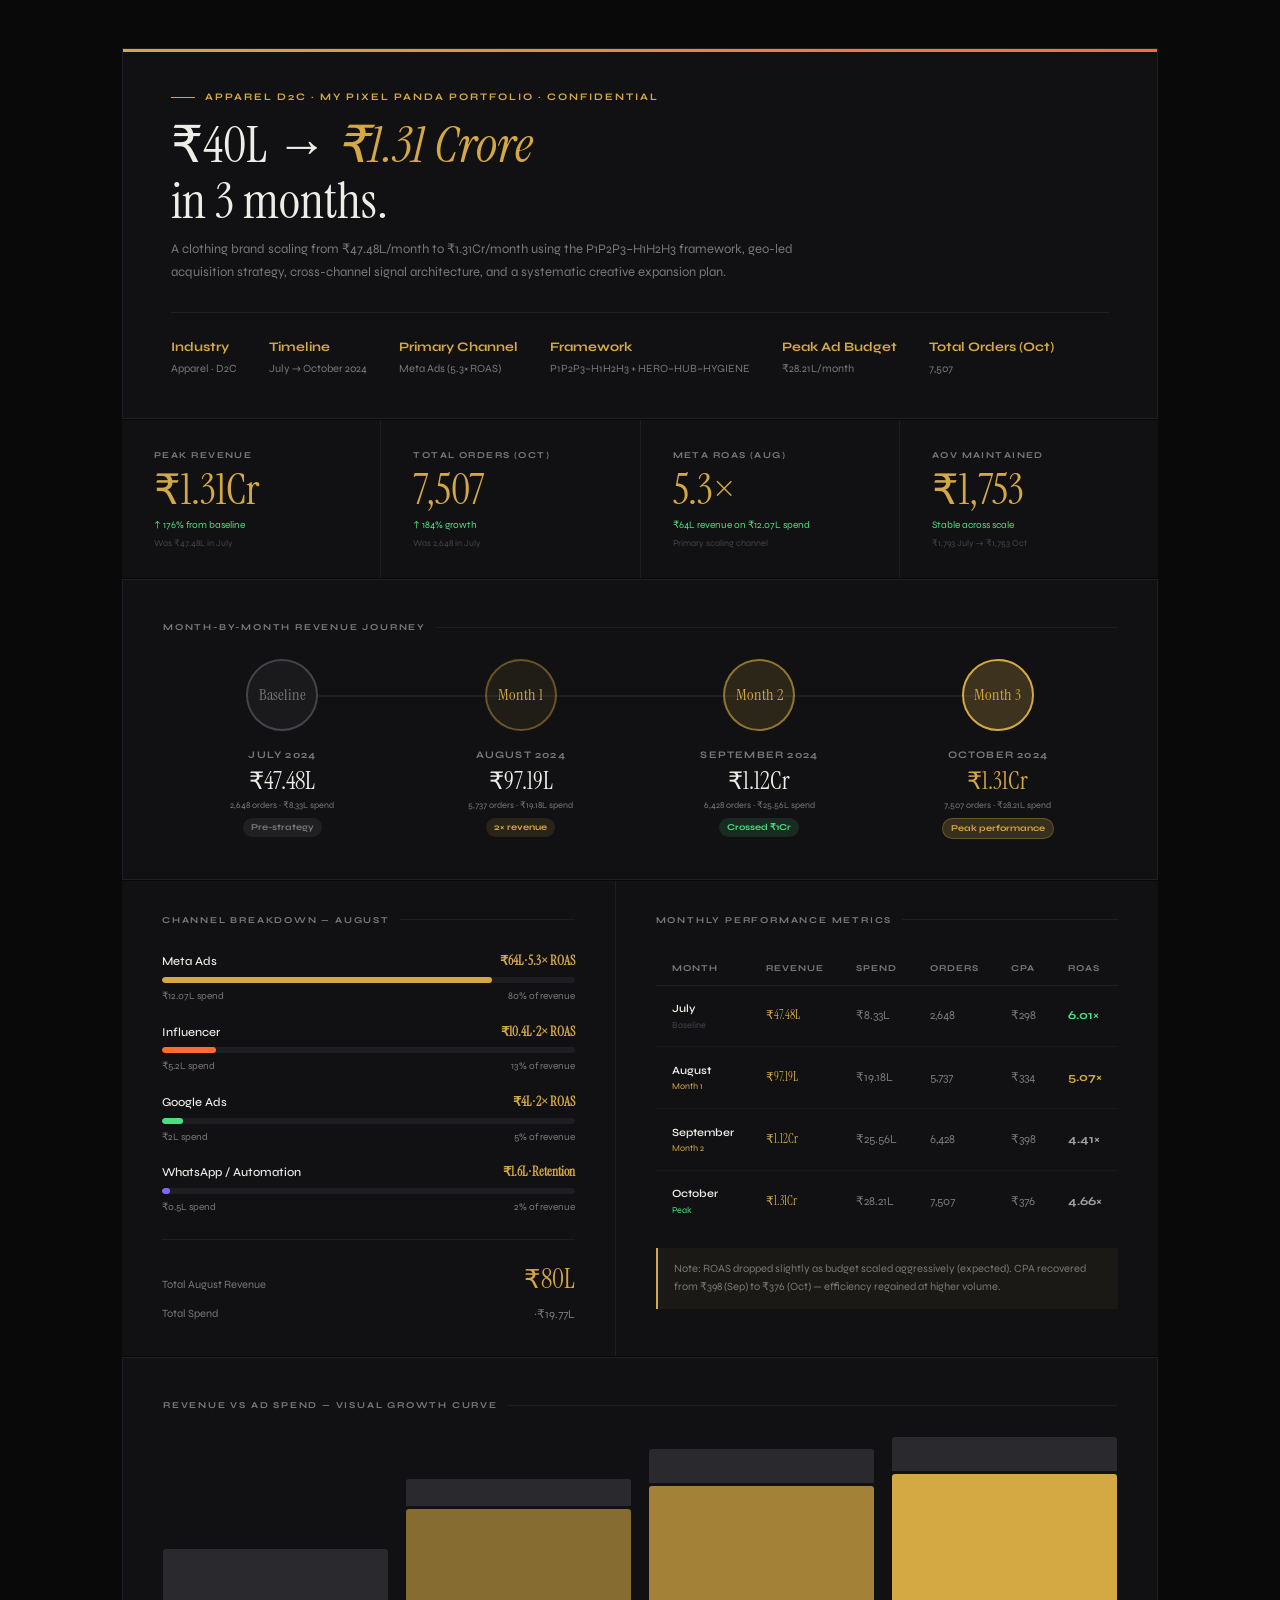
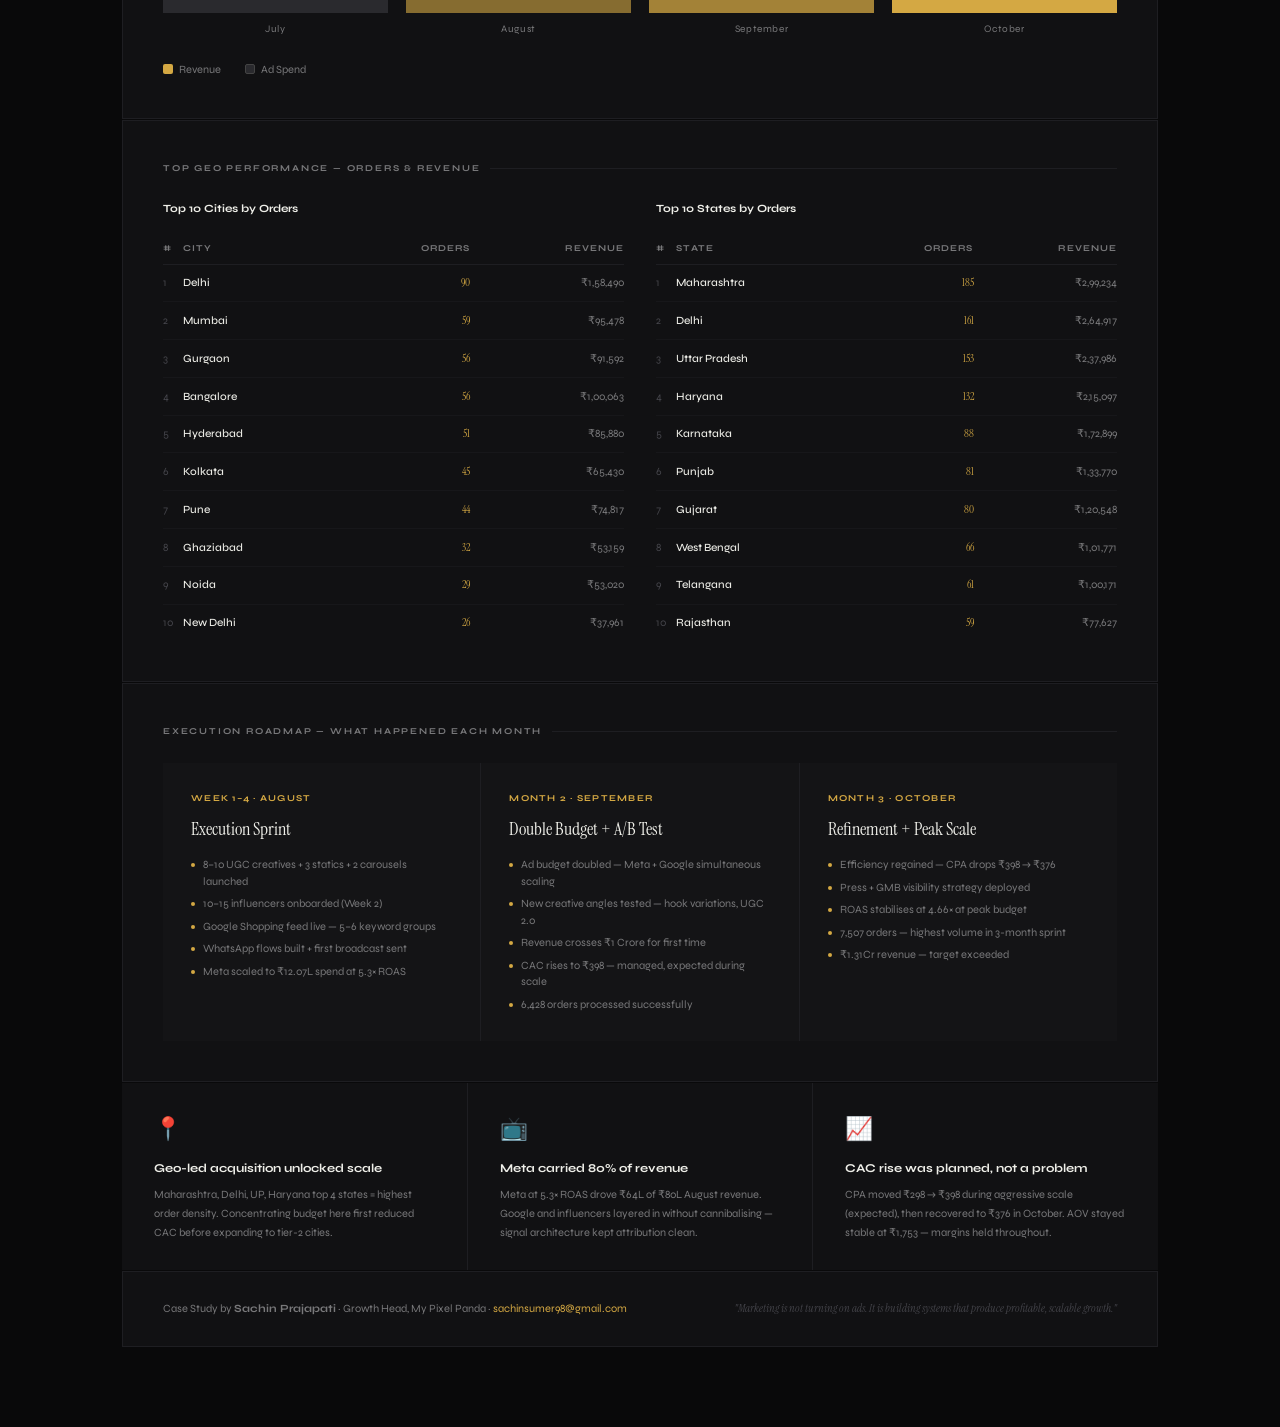
<file: case-study-40l-to-131cr.html>
<!DOCTYPE html>
<html lang="en">
<head>
<meta charset="UTF-8">
<meta name="viewport" content="width=device-width, initial-scale=1.0">
<title>Case Study — ₹40L to ₹1.31Cr in 3 Months</title>
<link href="https://fonts.googleapis.com/css2?family=Instrument+Serif:ital@0;1&family=Syne:wght@400;500;700;800&display=swap" rel="stylesheet">
<style>
:root {
  --bg: #09090A;
  --card: #111113;
  --card2: #141416;
  --border: #1E1E22;
  --accent: #D4A843;
  --accent2: #FF6B35;
  --green: #4ADE80;
  --text: #EEEEE8;
  --muted: #78787A;
  --dim: #44444A;
}
*, *::before, *::after { box-sizing: border-box; margin: 0; padding: 0; }
html { scroll-behavior: smooth; }
body { background: var(--bg); color: var(--text); font-family: 'Syne', sans-serif; line-height: 1.6; }

/* LAYOUT */
.page { max-width: 1100px; margin: 0 auto; padding: 3rem 2rem 5rem; }

/* HEADER */
.cs-header { border: 1px solid var(--border); background: var(--card); padding: 2.5rem 3rem; margin-bottom: 1px; position: relative; overflow: hidden; }
.cs-header::before { content: ''; position: absolute; top: 0; left: 0; right: 0; height: 3px; background: linear-gradient(90deg, var(--accent), var(--accent2)); }
.cs-eyebrow { font-size: 10px; font-weight: 700; letter-spacing: 0.2em; text-transform: uppercase; color: var(--accent); margin-bottom: 0.75rem; display: flex; align-items: center; gap: 10px; }
.cs-eyebrow::before { content: ''; display: block; width: 24px; height: 1px; background: var(--accent); }
.cs-title { font-family: 'Instrument Serif', serif; font-size: clamp(2rem, 4vw, 3.2rem); line-height: 1.1; font-weight: 400; margin-bottom: 0.5rem; }
.cs-title em { font-style: italic; color: var(--accent); }
.cs-sub { font-size: 13px; color: var(--muted); max-width: 680px; line-height: 1.8; }
.cs-meta { display: flex; gap: 2rem; margin-top: 1.75rem; padding-top: 1.5rem; border-top: 1px solid var(--border); flex-wrap: wrap; }
.cs-meta-item { font-size: 11px; color: var(--muted); }
.cs-meta-item strong { color: var(--accent); display: block; font-size: 13px; margin-bottom: 2px; }

/* HERO METRICS ROW */
.hero-metrics { display: grid; grid-template-columns: repeat(4,1fr); gap: 1px; background: var(--border); margin-bottom: 1px; }
.hm-box { background: var(--card); padding: 1.75rem 2rem; position: relative; overflow: hidden; transition: background 0.2s; }
.hm-box:hover { background: var(--card2); }
.hm-box::after { content: ''; position: absolute; bottom: 0; left: 0; right: 0; height: 2px; background: var(--accent); transform: scaleX(0); transform-origin: left; transition: transform 0.35s; }
.hm-box:hover::after { transform: scaleX(1); }
.hm-label { font-size: 9px; font-weight: 700; letter-spacing: 0.16em; text-transform: uppercase; color: var(--muted); margin-bottom: 0.5rem; }
.hm-val { font-family: 'Instrument Serif', serif; font-size: 2.6rem; color: var(--accent); line-height: 1; }
.hm-change { font-size: 10px; color: var(--green); margin-top: 5px; display: flex; align-items: center; gap: 4px; }
.hm-change.neg { color: var(--accent2); }
.hm-base { font-size: 9px; color: var(--dim); margin-top: 3px; }

/* SECTION LABEL */
.sec-label { font-size: 9px; font-weight: 700; letter-spacing: 0.2em; text-transform: uppercase; color: var(--muted); margin-bottom: 1.5rem; display: flex; align-items: center; gap: 10px; }
.sec-label::after { content: ''; flex: 1; height: 1px; background: var(--border); }

/* GROWTH JOURNEY */
.journey-section { background: var(--card); border: 1px solid var(--border); padding: 2.5rem; margin-bottom: 1px; }
.journey-grid { display: grid; grid-template-columns: repeat(4,1fr); gap: 0; position: relative; }
.journey-grid::before { content: ''; position: absolute; top: 36px; left: calc(12.5%); right: calc(12.5%); height: 2px; background: var(--border); z-index: 0; }
.journey-step { position: relative; z-index: 1; text-align: center; padding: 0 1rem; }
.js-dot { width: 72px; height: 72px; border-radius: 50%; display: flex; align-items: center; justify-content: center; margin: 0 auto 1rem; font-family: 'Instrument Serif', serif; font-size: 1rem; font-weight: 400; border: 2px solid var(--border); transition: all 0.3s; cursor: default; }
.js-dot:hover { transform: scale(1.08); }
.step-jul .js-dot { background: #1a1a1c; border-color: var(--dim); color: var(--muted); }
.step-aug .js-dot { background: rgba(212,168,67,0.08); border-color: rgba(212,168,67,0.4); color: var(--accent); }
.step-sep .js-dot { background: rgba(212,168,67,0.14); border-color: rgba(212,168,67,0.6); color: var(--accent); }
.step-oct .js-dot { background: rgba(212,168,67,0.22); border-color: var(--accent); color: var(--accent); }
.js-month { font-size: 10px; font-weight: 700; letter-spacing: 0.12em; text-transform: uppercase; color: var(--muted); margin-bottom: 0.4rem; }
.js-rev { font-family: 'Instrument Serif', serif; font-size: 1.5rem; color: var(--text); line-height: 1; margin-bottom: 0.3rem; }
.step-oct .js-rev { color: var(--accent); }
.js-tag { font-size: 9px; color: var(--muted); }
.js-badge { display: inline-block; font-size: 9px; font-weight: 700; padding: 2px 8px; border-radius: 20px; margin-top: 6px; }
.badge-base { background: rgba(120,120,122,0.15); color: var(--muted); }
.badge-2x { background: rgba(212,168,67,0.12); color: var(--accent); }
.badge-cr { background: rgba(74,222,128,0.12); color: var(--green); }
.badge-peak { background: rgba(212,168,67,0.2); color: var(--accent); border: 1px solid rgba(212,168,67,0.3); }

/* CHANNEL BREAKDOWN */
.two-col { display: grid; grid-template-columns: 1fr 1fr; gap: 1px; background: var(--border); margin-bottom: 1px; }
.col-panel { background: var(--card); padding: 2rem 2.5rem; }

.channel-bars { display: flex; flex-direction: column; gap: 1.1rem; margin-top: 1.25rem; }
.ch-row { display: flex; flex-direction: column; gap: 5px; }
.ch-head { display: flex; justify-content: space-between; align-items: baseline; }
.ch-name { font-size: 12px; font-weight: 500; color: var(--text); }
.ch-val { font-size: 13px; font-weight: 700; color: var(--accent); font-family: 'Instrument Serif', serif; }
.ch-bar-wrap { height: 6px; background: var(--border); border-radius: 3px; overflow: hidden; }
.ch-bar { height: 100%; border-radius: 3px; transition: width 1.2s cubic-bezier(0.4,0,0.2,1); }
.ch-bar-meta { display: flex; justify-content: space-between; font-size: 10px; color: var(--muted); }

/* MONTHLY METRICS TABLE */
.metrics-table { width: 100%; border-collapse: collapse; margin-top: 1.25rem; }
.metrics-table th { font-size: 9px; font-weight: 700; letter-spacing: 0.12em; text-transform: uppercase; color: var(--muted); padding: 0.6rem 1rem; text-align: left; border-bottom: 1px solid var(--border); }
.metrics-table td { font-size: 12px; padding: 0.9rem 1rem; border-bottom: 1px solid rgba(30,30,34,0.6); vertical-align: middle; }
.metrics-table tr:last-child td { border-bottom: none; }
.metrics-table tr:hover td { background: rgba(212,168,67,0.03); }
.td-month { font-weight: 600; color: var(--text); font-size: 11px; }
.td-rev { font-family: 'Instrument Serif', serif; font-size: 1.1rem; color: var(--accent); }
.td-num { color: var(--muted); font-size: 11px; }
.td-roas { font-weight: 700; }
.roas-high { color: var(--green); }
.roas-mid { color: var(--accent); }
.roas-ok { color: #A0A0A0; }
.td-tag { display: inline-block; font-size: 9px; padding: 2px 8px; border-radius: 10px; }

/* VISUAL CHART */
.chart-section { background: var(--card); border: 1px solid var(--border); padding: 2.5rem; margin-bottom: 1px; }
.chart-wrap { margin-top: 1.5rem; position: relative; }
.chart-bars { display: flex; align-items: flex-end; gap: 18px; height: 200px; padding-bottom: 0; }
.bar-group { flex: 1; display: flex; flex-direction: column; align-items: center; gap: 8px; height: 100%; justify-content: flex-end; }
.bar-stack { width: 100%; display: flex; flex-direction: column; justify-content: flex-end; position: relative; }
.bar-fill { width: 100%; border-radius: 3px 3px 0 0; transition: height 1.3s cubic-bezier(0.4,0,0.2,1); position: relative; }
.bar-fill:hover .bar-tip { opacity: 1; }
.bar-tip { position: absolute; top: -28px; left: 50%; transform: translateX(-50%); font-size: 10px; font-weight: 700; color: var(--text); white-space: nowrap; background: var(--card2); border: 1px solid var(--border); padding: 2px 6px; border-radius: 3px; opacity: 0; transition: opacity 0.2s; pointer-events: none; }
.bar-label { font-size: 10px; color: var(--muted); letter-spacing: 0.06em; text-align: center; }
.chart-legend { display: flex; gap: 1.5rem; margin-top: 1.5rem; flex-wrap: wrap; }
.legend-item { display: flex; align-items: center; gap: 6px; font-size: 11px; color: var(--muted); }
.legend-dot { width: 10px; height: 10px; border-radius: 2px; flex-shrink: 0; }
.chart-ylines { position: absolute; top: 0; left: 0; right: 0; bottom: 0; display: flex; flex-direction: column; justify-content: space-between; pointer-events: none; }
.yline { border-top: 1px dashed rgba(30,30,34,0.8); }

/* GEO TABLE */
.geo-section { background: var(--card); border: 1px solid var(--border); padding: 2.5rem; margin-bottom: 1px; }
.geo-grid { display: grid; grid-template-columns: 1fr 1fr; gap: 2rem; margin-top: 1.25rem; }
.geo-table { width: 100%; border-collapse: collapse; }
.geo-table th { font-size: 9px; font-weight: 700; letter-spacing: 0.12em; text-transform: uppercase; color: var(--muted); padding: 0.5rem 0; border-bottom: 1px solid var(--border); text-align: left; }
.geo-table td { font-size: 11px; padding: 0.6rem 0; border-bottom: 1px solid rgba(30,30,34,0.5); }
.geo-table tr:last-child td { border-bottom: none; }
.geo-rank { color: var(--dim); width: 20px; font-size: 10px; }
.geo-name { color: var(--text); font-weight: 500; }
.geo-orders { color: var(--accent); font-family: 'Instrument Serif', serif; font-size: 1rem; text-align: right; }
.geo-val { color: var(--muted); font-size: 10px; text-align: right; }
.geo-bar-col { width: 80px; }
.geo-mini-bar { height: 4px; background: var(--border); border-radius: 2px; overflow: hidden; margin-top: 2px; }
.geo-mini-fill { height: 100%; border-radius: 2px; background: var(--accent); transition: width 1s ease; }

/* STRATEGY TIMELINE */
.timeline-section { background: var(--card); border: 1px solid var(--border); padding: 2.5rem; margin-bottom: 1px; }
.tl-grid { display: grid; grid-template-columns: repeat(3,1fr); gap: 1px; background: var(--border); margin-top: 1.5rem; }
.tl-card { background: var(--card2); padding: 1.75rem; }
.tl-phase { font-size: 9px; font-weight: 700; letter-spacing: 0.14em; text-transform: uppercase; color: var(--accent); margin-bottom: 0.6rem; }
.tl-title { font-family: 'Instrument Serif', serif; font-size: 1.1rem; margin-bottom: 0.9rem; font-weight: 400; }
.tl-items { display: flex; flex-direction: column; gap: 6px; }
.tl-item { display: flex; align-items: flex-start; gap: 8px; font-size: 11px; color: var(--muted); line-height: 1.5; }
.tl-dot { width: 4px; height: 4px; border-radius: 50%; background: var(--accent); flex-shrink: 0; margin-top: 6px; }

/* BOTTOM INSIGHT */
.insight-row { display: grid; grid-template-columns: repeat(3,1fr); gap: 1px; background: var(--border); margin-bottom: 1px; }
.insight-box { background: var(--card); padding: 1.75rem 2rem; }
.ib-icon { font-size: 1.4rem; margin-bottom: 0.75rem; }
.ib-title { font-size: 12px; font-weight: 700; color: var(--text); margin-bottom: 0.4rem; }
.ib-desc { font-size: 11px; color: var(--muted); line-height: 1.75; }

/* FOOTER */
.cs-footer { background: var(--card); border: 1px solid var(--border); padding: 1.75rem 2.5rem; display: flex; justify-content: space-between; align-items: center; }
.cs-footer p { font-size: 11px; color: var(--muted); }
.cs-footer em { font-family: 'Instrument Serif', serif; font-style: italic; color: var(--dim); }

/* ANIMATIONS */
.reveal { opacity: 0; transform: translateY(22px); transition: opacity 0.65s ease, transform 0.65s ease; }
.reveal.visible { opacity: 1; transform: translateY(0); }

@media (max-width: 768px) {
  .page { padding: 1.5rem 1rem 4rem; }
  .hero-metrics { grid-template-columns: 1fr 1fr; }
  .journey-grid { grid-template-columns: 1fr 1fr; }
  .journey-grid::before { display: none; }
  .two-col, .tl-grid, .insight-row { grid-template-columns: 1fr; }
  .geo-grid { grid-template-columns: 1fr; }
  .cs-header { padding: 1.75rem; }
}
</style>
</head>
<body>
<div class="page">

  <!-- HEADER -->
  <div class="cs-header reveal">
    <div class="cs-eyebrow">Apparel D2C · My Pixel Panda Portfolio · Confidential</div>
    <h1 class="cs-title">₹40L → <em>₹1.31 Crore</em><br>in 3 months.</h1>
    <p class="cs-sub">A clothing brand scaling from ₹47.48L/month to ₹1.31Cr/month using the P1P2P3–H1H2H3 framework, geo-led acquisition strategy, cross-channel signal architecture, and a systematic creative expansion plan.</p>
    <div class="cs-meta">
      <div class="cs-meta-item"><strong>Industry</strong>Apparel · D2C</div>
      <div class="cs-meta-item"><strong>Timeline</strong>July → October 2024</div>
      <div class="cs-meta-item"><strong>Primary Channel</strong>Meta Ads (5.3× ROAS)</div>
      <div class="cs-meta-item"><strong>Framework</strong>P1P2P3–H1H2H3 + HERO–HUB–HYGIENE</div>
      <div class="cs-meta-item"><strong>Peak Ad Budget</strong>₹28.21L/month</div>
      <div class="cs-meta-item"><strong>Total Orders (Oct)</strong>7,507</div>
    </div>
  </div>

  <!-- HERO METRICS -->
  <div class="hero-metrics reveal">
    <div class="hm-box">
      <div class="hm-label">Peak Revenue</div>
      <div class="hm-val">₹1.31Cr</div>
      <div class="hm-change">↑ 176% from baseline</div>
      <div class="hm-base">Was ₹47.48L in July</div>
    </div>
    <div class="hm-box">
      <div class="hm-label">Total Orders (Oct)</div>
      <div class="hm-val">7,507</div>
      <div class="hm-change">↑ 184% growth</div>
      <div class="hm-base">Was 2,648 in July</div>
    </div>
    <div class="hm-box">
      <div class="hm-label">Meta ROAS (Aug)</div>
      <div class="hm-val">5.3×</div>
      <div class="hm-change">₹64L revenue on ₹12.07L spend</div>
      <div class="hm-base">Primary scaling channel</div>
    </div>
    <div class="hm-box">
      <div class="hm-label">AOV Maintained</div>
      <div class="hm-val">₹1,753</div>
      <div class="hm-change">Stable across scale</div>
      <div class="hm-base">₹1,793 July → ₹1,753 Oct</div>
    </div>
  </div>

  <!-- GROWTH JOURNEY -->
  <div class="journey-section reveal">
    <div class="sec-label">Month-by-month revenue journey</div>
    <div class="journey-grid">
      <div class="journey-step step-jul">
        <div class="js-dot">Baseline</div>
        <div class="js-month">July 2024</div>
        <div class="js-rev">₹47.48L</div>
        <div class="js-tag">2,648 orders · ₹8.33L spend</div>
        <div><span class="js-badge badge-base">Pre-strategy</span></div>
      </div>
      <div class="journey-step step-aug">
        <div class="js-dot">Month 1</div>
        <div class="js-month">August 2024</div>
        <div class="js-rev">₹97.19L</div>
        <div class="js-tag">5,737 orders · ₹19.18L spend</div>
        <div><span class="js-badge badge-2x">2× revenue</span></div>
      </div>
      <div class="journey-step step-sep">
        <div class="js-dot">Month 2</div>
        <div class="js-month">September 2024</div>
        <div class="js-rev">₹1.12Cr</div>
        <div class="js-tag">6,428 orders · ₹25.56L spend</div>
        <div><span class="js-badge badge-cr">Crossed ₹1Cr</span></div>
      </div>
      <div class="journey-step step-oct">
        <div class="js-dot">Month 3</div>
        <div class="js-month">October 2024</div>
        <div class="js-rev">₹1.31Cr</div>
        <div class="js-tag">7,507 orders · ₹28.21L spend</div>
        <div><span class="js-badge badge-peak">Peak performance</span></div>
      </div>
    </div>
  </div>

  <!-- CHANNEL BREAKDOWN + MONTHLY TABLE -->
  <div class="two-col reveal">
    <div class="col-panel">
      <div class="sec-label">Channel breakdown — August</div>
      <div class="channel-bars">
        <div class="ch-row">
          <div class="ch-head"><span class="ch-name">Meta Ads</span><span class="ch-val">₹64L · 5.3× ROAS</span></div>
          <div class="ch-bar-wrap"><div class="ch-bar" style="width:0%;background:#D4A843" data-w="80%"></div></div>
          <div class="ch-bar-meta"><span>₹12.07L spend</span><span>80% of revenue</span></div>
        </div>
        <div class="ch-row">
          <div class="ch-head"><span class="ch-name">Influencer</span><span class="ch-val">₹10.4L · 2× ROAS</span></div>
          <div class="ch-bar-wrap"><div class="ch-bar" style="width:0%;background:#FF6B35" data-w="13%"></div></div>
          <div class="ch-bar-meta"><span>₹5.2L spend</span><span>13% of revenue</span></div>
        </div>
        <div class="ch-row">
          <div class="ch-head"><span class="ch-name">Google Ads</span><span class="ch-val">₹4L · 2× ROAS</span></div>
          <div class="ch-bar-wrap"><div class="ch-bar" style="width:0%;background:#4ADE80" data-w="5%"></div></div>
          <div class="ch-bar-meta"><span>₹2L spend</span><span>5% of revenue</span></div>
        </div>
        <div class="ch-row">
          <div class="ch-head"><span class="ch-name">WhatsApp / Automation</span><span class="ch-val">₹1.6L · Retention</span></div>
          <div class="ch-bar-wrap"><div class="ch-bar" style="width:0%;background:#7C6AFF" data-w="2%"></div></div>
          <div class="ch-bar-meta"><span>₹0.5L spend</span><span>2% of revenue</span></div>
        </div>
      </div>
      <div style="margin-top:1.5rem;padding-top:1.25rem;border-top:1px solid var(--border)">
        <div style="display:flex;justify-content:space-between;align-items:baseline">
          <span style="font-size:11px;color:var(--muted)">Total August Revenue</span>
          <span style="font-family:'Instrument Serif',serif;font-size:1.6rem;color:var(--accent)">₹80L</span>
        </div>
        <div style="display:flex;justify-content:space-between;margin-top:4px">
          <span style="font-size:11px;color:var(--muted)">Total Spend</span>
          <span style="font-size:12px;color:var(--muted)">~₹19.77L</span>
        </div>
      </div>
    </div>

    <div class="col-panel">
      <div class="sec-label">Monthly performance metrics</div>
      <table class="metrics-table">
        <thead>
          <tr>
            <th>Month</th>
            <th>Revenue</th>
            <th>Spend</th>
            <th>Orders</th>
            <th>CPA</th>
            <th>ROAS</th>
          </tr>
        </thead>
        <tbody>
          <tr>
            <td><div class="td-month">July</div><div style="font-size:9px;color:var(--dim)">Baseline</div></td>
            <td class="td-rev">₹47.48L</td>
            <td class="td-num">₹8.33L</td>
            <td class="td-num">2,648</td>
            <td class="td-num">₹298</td>
            <td class="td-roas roas-high">6.01×</td>
          </tr>
          <tr>
            <td><div class="td-month">August</div><div style="font-size:9px;color:var(--accent)">Month 1</div></td>
            <td class="td-rev">₹97.19L</td>
            <td class="td-num">₹19.18L</td>
            <td class="td-num">5,737</td>
            <td class="td-num">₹334</td>
            <td class="td-roas roas-mid">5.07×</td>
          </tr>
          <tr>
            <td><div class="td-month">September</div><div style="font-size:9px;color:var(--accent)">Month 2</div></td>
            <td class="td-rev">₹1.12Cr</td>
            <td class="td-num">₹25.56L</td>
            <td class="td-num">6,428</td>
            <td class="td-num">₹398</td>
            <td class="td-roas roas-ok">4.41×</td>
          </tr>
          <tr>
            <td><div class="td-month">October</div><div style="font-size:9px;color:var(--green)">Peak</div></td>
            <td class="td-rev">₹1.31Cr</td>
            <td class="td-num">₹28.21L</td>
            <td class="td-num">7,507</td>
            <td class="td-num">₹376</td>
            <td class="td-roas roas-ok">4.66×</td>
          </tr>
        </tbody>
      </table>
      <div style="margin-top:1rem;padding:0.75rem 1rem;background:rgba(212,168,67,0.05);border-left:2px solid var(--accent);font-size:11px;color:var(--muted);line-height:1.7">
        Note: ROAS dropped slightly as budget scaled aggressively (expected). CPA recovered from ₹398 (Sep) to ₹376 (Oct) — efficiency regained at higher volume.
      </div>
    </div>
  </div>

  <!-- REVENUE BAR CHART -->
  <div class="chart-section reveal">
    <div class="sec-label">Revenue vs ad spend — visual growth curve</div>
    <div class="chart-wrap">
      <div class="chart-bars" id="chartBars">
        <div class="bar-group">
          <div class="bar-stack" style="height:100%">
            <div style="height:calc(100% - 36%)"></div>
            <div class="bar-fill" style="height:0;background:#2A2A2E;min-height:4px" data-h="36%">
              <div class="bar-tip">₹8.33L spend</div>
            </div>
          </div>
          <div class="bar-stack" style="height:100%;position:absolute;bottom:0;left:0;right:0">
          </div>
          <div class="bar-label">July</div>
        </div>
        <div class="bar-group">
          <div style="width:100%;height:100%;display:flex;flex-direction:column;justify-content:flex-end;gap:3px">
            <div class="bar-fill" style="height:0;background:#2A2A2E" data-h="15%"><div class="bar-tip">₹19.18L spend</div></div>
            <div class="bar-fill" style="height:0;background:rgba(212,168,67,0.6);border-radius:3px 3px 0 0" data-h="59%"><div class="bar-tip">₹97.19L revenue</div></div>
          </div>
          <div class="bar-label">August</div>
        </div>
        <div class="bar-group">
          <div style="width:100%;height:100%;display:flex;flex-direction:column;justify-content:flex-end;gap:3px">
            <div class="bar-fill" style="height:0;background:#2A2A2E" data-h="19%"><div class="bar-tip">₹25.56L spend</div></div>
            <div class="bar-fill" style="height:0;background:rgba(212,168,67,0.75);border-radius:3px 3px 0 0" data-h="72%"><div class="bar-tip">₹1.12Cr revenue</div></div>
          </div>
          <div class="bar-label">September</div>
        </div>
        <div class="bar-group">
          <div style="width:100%;height:100%;display:flex;flex-direction:column;justify-content:flex-end;gap:3px">
            <div class="bar-fill" style="height:0;background:#2A2A2E" data-h="21%"><div class="bar-tip">₹28.21L spend</div></div>
            <div class="bar-fill" style="height:0;background:var(--accent);border-radius:3px 3px 0 0" data-h="85%"><div class="bar-tip">₹1.31Cr revenue</div></div>
          </div>
          <div class="bar-label">October</div>
        </div>
      </div>
      <div class="chart-legend">
        <div class="legend-item"><div class="legend-dot" style="background:var(--accent)"></div>Revenue</div>
        <div class="legend-item"><div class="legend-dot" style="background:#2A2A2E;border:1px solid #444"></div>Ad Spend</div>
      </div>
    </div>
  </div>

  <!-- GEO PERFORMANCE -->
  <div class="geo-section reveal">
    <div class="sec-label">Top geo performance — orders & revenue</div>
    <div class="geo-grid">
      <div>
        <div style="font-size:11px;font-weight:700;color:var(--text);margin-bottom:1rem;">Top 10 Cities by Orders</div>
        <table class="geo-table">
          <tr><th>#</th><th>City</th><th style="text-align:right">Orders</th><th style="text-align:right">Revenue</th></tr>
          <tr><td class="geo-rank">1</td><td class="geo-name">Delhi</td><td class="geo-orders">90</td><td class="geo-val">₹1,58,490</td></tr>
          <tr><td class="geo-rank">2</td><td class="geo-name">Mumbai</td><td class="geo-orders">59</td><td class="geo-val">₹95,478</td></tr>
          <tr><td class="geo-rank">3</td><td class="geo-name">Gurgaon</td><td class="geo-orders">56</td><td class="geo-val">₹91,592</td></tr>
          <tr><td class="geo-rank">4</td><td class="geo-name">Bangalore</td><td class="geo-orders">56</td><td class="geo-val">₹1,00,063</td></tr>
          <tr><td class="geo-rank">5</td><td class="geo-name">Hyderabad</td><td class="geo-orders">51</td><td class="geo-val">₹85,880</td></tr>
          <tr><td class="geo-rank">6</td><td class="geo-name">Kolkata</td><td class="geo-orders">45</td><td class="geo-val">₹65,430</td></tr>
          <tr><td class="geo-rank">7</td><td class="geo-name">Pune</td><td class="geo-orders">44</td><td class="geo-val">₹74,817</td></tr>
          <tr><td class="geo-rank">8</td><td class="geo-name">Ghaziabad</td><td class="geo-orders">32</td><td class="geo-val">₹53,159</td></tr>
          <tr><td class="geo-rank">9</td><td class="geo-name">Noida</td><td class="geo-orders">29</td><td class="geo-val">₹53,020</td></tr>
          <tr><td class="geo-rank">10</td><td class="geo-name">New Delhi</td><td class="geo-orders">26</td><td class="geo-val">₹37,961</td></tr>
        </table>
      </div>
      <div>
        <div style="font-size:11px;font-weight:700;color:var(--text);margin-bottom:1rem;">Top 10 States by Orders</div>
        <table class="geo-table">
          <tr><th>#</th><th>State</th><th style="text-align:right">Orders</th><th style="text-align:right">Revenue</th></tr>
          <tr>
            <td class="geo-rank">1</td><td class="geo-name">Maharashtra</td>
            <td class="geo-orders">185</td><td class="geo-val">₹2,99,234</td>
          </tr>
          <tr><td class="geo-rank">2</td><td class="geo-name">Delhi</td><td class="geo-orders">161</td><td class="geo-val">₹2,64,917</td></tr>
          <tr><td class="geo-rank">3</td><td class="geo-name">Uttar Pradesh</td><td class="geo-orders">153</td><td class="geo-val">₹2,37,986</td></tr>
          <tr><td class="geo-rank">4</td><td class="geo-name">Haryana</td><td class="geo-orders">132</td><td class="geo-val">₹2,15,097</td></tr>
          <tr><td class="geo-rank">5</td><td class="geo-name">Karnataka</td><td class="geo-orders">88</td><td class="geo-val">₹1,72,899</td></tr>
          <tr><td class="geo-rank">6</td><td class="geo-name">Punjab</td><td class="geo-orders">81</td><td class="geo-val">₹1,33,770</td></tr>
          <tr><td class="geo-rank">7</td><td class="geo-name">Gujarat</td><td class="geo-orders">80</td><td class="geo-val">₹1,20,548</td></tr>
          <tr><td class="geo-rank">8</td><td class="geo-name">West Bengal</td><td class="geo-orders">66</td><td class="geo-val">₹1,01,771</td></tr>
          <tr><td class="geo-rank">9</td><td class="geo-name">Telangana</td><td class="geo-orders">61</td><td class="geo-val">₹1,00,171</td></tr>
          <tr><td class="geo-rank">10</td><td class="geo-name">Rajasthan</td><td class="geo-orders">59</td><td class="geo-val">₹77,627</td></tr>
        </table>
      </div>
    </div>
  </div>

  <!-- STRATEGY EXECUTION -->
  <div class="timeline-section reveal">
    <div class="sec-label">Execution roadmap — what happened each month</div>
    <div class="tl-grid">
      <div class="tl-card">
        <div class="tl-phase">Week 1–4 · August</div>
        <div class="tl-title">Execution Sprint</div>
        <div class="tl-items">
          <div class="tl-item"><div class="tl-dot"></div><span>8–10 UGC creatives + 3 statics + 2 carousels launched</span></div>
          <div class="tl-item"><div class="tl-dot"></div><span>10–15 influencers onboarded (Week 2)</span></div>
          <div class="tl-item"><div class="tl-dot"></div><span>Google Shopping feed live — 5–6 keyword groups</span></div>
          <div class="tl-item"><div class="tl-dot"></div><span>WhatsApp flows built + first broadcast sent</span></div>
          <div class="tl-item"><div class="tl-dot"></div><span>Meta scaled to ₹12.07L spend at 5.3× ROAS</span></div>
        </div>
      </div>
      <div class="tl-card">
        <div class="tl-phase">Month 2 · September</div>
        <div class="tl-title">Double Budget + A/B Test</div>
        <div class="tl-items">
          <div class="tl-item"><div class="tl-dot"></div><span>Ad budget doubled — Meta + Google simultaneous scaling</span></div>
          <div class="tl-item"><div class="tl-dot"></div><span>New creative angles tested — hook variations, UGC 2.0</span></div>
          <div class="tl-item"><div class="tl-dot"></div><span>Revenue crosses ₹1 Crore for first time</span></div>
          <div class="tl-item"><div class="tl-dot"></div><span>CAC rises to ₹398 — managed, expected during scale</span></div>
          <div class="tl-item"><div class="tl-dot"></div><span>6,428 orders processed successfully</span></div>
        </div>
      </div>
      <div class="tl-card">
        <div class="tl-phase">Month 3 · October</div>
        <div class="tl-title">Refinement + Peak Scale</div>
        <div class="tl-items">
          <div class="tl-item"><div class="tl-dot"></div><span>Efficiency regained — CPA drops ₹398 → ₹376</span></div>
          <div class="tl-item"><div class="tl-dot"></div><span>Press + GMB visibility strategy deployed</span></div>
          <div class="tl-item"><div class="tl-dot"></div><span>ROAS stabilises at 4.66× at peak budget</span></div>
          <div class="tl-item"><div class="tl-dot"></div><span>7,507 orders — highest volume in 3-month sprint</span></div>
          <div class="tl-item"><div class="tl-dot"></div><span>₹1.31Cr revenue — target exceeded</span></div>
        </div>
      </div>
    </div>
  </div>

  <!-- KEY INSIGHTS -->
  <div class="insight-row reveal">
    <div class="insight-box">
      <div class="ib-icon">📍</div>
      <div class="ib-title">Geo-led acquisition unlocked scale</div>
      <div class="ib-desc">Maharashtra, Delhi, UP, Haryana top 4 states = highest order density. Concentrating budget here first reduced CAC before expanding to tier-2 cities.</div>
    </div>
    <div class="insight-box">
      <div class="ib-icon">📺</div>
      <div class="ib-title">Meta carried 80% of revenue</div>
      <div class="ib-desc">Meta at 5.3× ROAS drove ₹64L of ₹80L August revenue. Google and influencers layered in without cannibalising — signal architecture kept attribution clean.</div>
    </div>
    <div class="insight-box">
      <div class="ib-icon">📈</div>
      <div class="ib-title">CAC rise was planned, not a problem</div>
      <div class="ib-desc">CPA moved ₹298 → ₹398 during aggressive scale (expected), then recovered to ₹376 in October. AOV stayed stable at ₹1,753 — margins held throughout.</div>
    </div>
  </div>

  <!-- FOOTER -->
  <div class="cs-footer reveal">
    <p>Case Study by <strong>Sachin Prajapati</strong> · Growth Head, My Pixel Panda · <a href="mailto:sachinsumer98@gmail.com" style="color:var(--accent);text-decoration:none">sachinsumer98@gmail.com</a></p>
    <p><em>"Marketing is not turning on ads. It is building systems that produce profitable, scalable growth."</em></p>
  </div>

</div>

<script>
  // Scroll reveal
  const reveals = document.querySelectorAll('.reveal');
  const io = new IntersectionObserver(entries => {
    entries.forEach(e => {
      if (e.isIntersecting) {
        e.target.classList.add('visible');
        // Animate bars when section visible
        const bars = e.target.querySelectorAll('.ch-bar[data-w]');
        bars.forEach(b => setTimeout(() => b.style.width = b.dataset.w, 200));
        const barFills = e.target.querySelectorAll('.bar-fill[data-h]');
        barFills.forEach(b => setTimeout(() => b.style.height = b.dataset.h, 300));
      }
    });
  }, { threshold: 0.08 });
  reveals.forEach(r => io.observe(r));

  // Also trigger chart if already visible
  window.addEventListener('load', () => {
    document.querySelectorAll('.ch-bar[data-w]').forEach(b => {
      if (b.closest('.reveal.visible')) b.style.width = b.dataset.w;
    });
  });

  // Hover tooltip on bar fills
  document.querySelectorAll('.bar-fill').forEach(b => {
    b.addEventListener('mouseenter', () => {
      const tip = b.querySelector('.bar-tip');
      if (tip) tip.style.opacity = '1';
    });
    b.addEventListener('mouseleave', () => {
      const tip = b.querySelector('.bar-tip');
      if (tip) tip.style.opacity = '0';
    });
  });
</script>
</body>
</html>
</file>
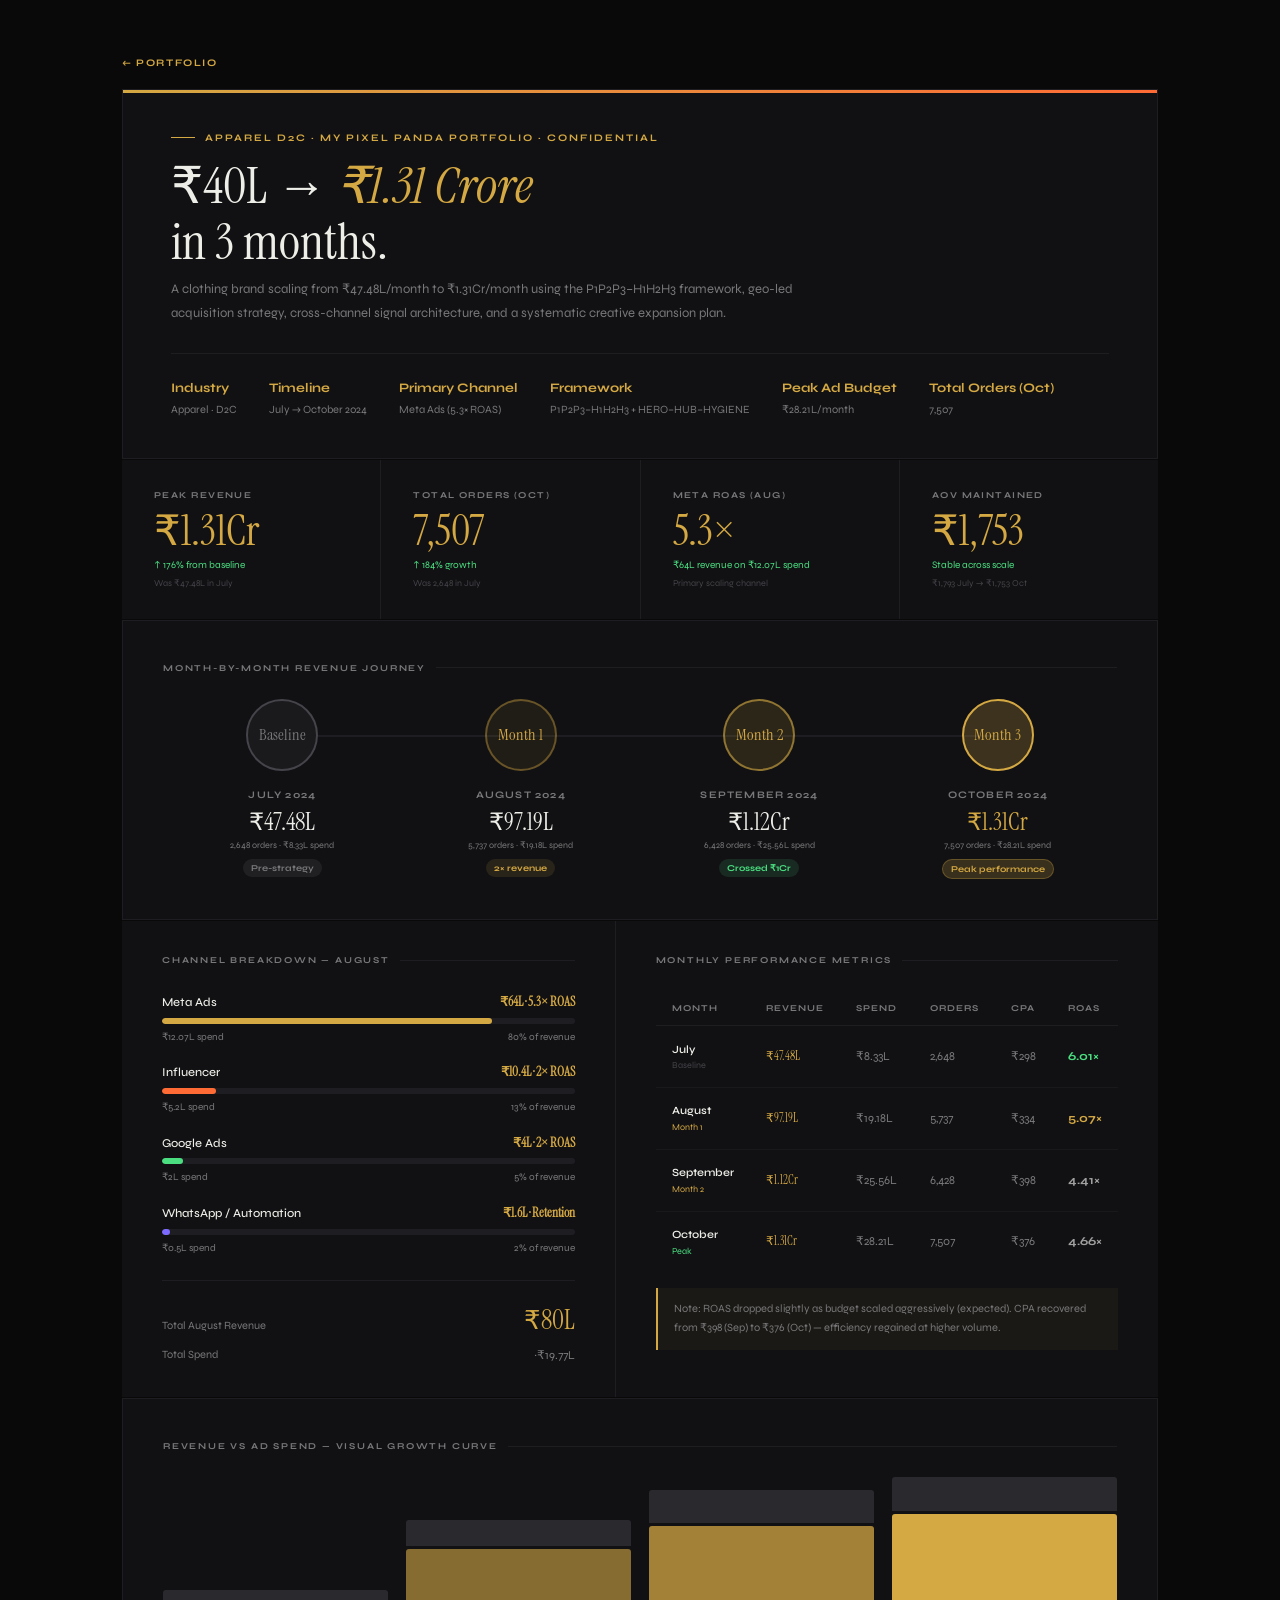
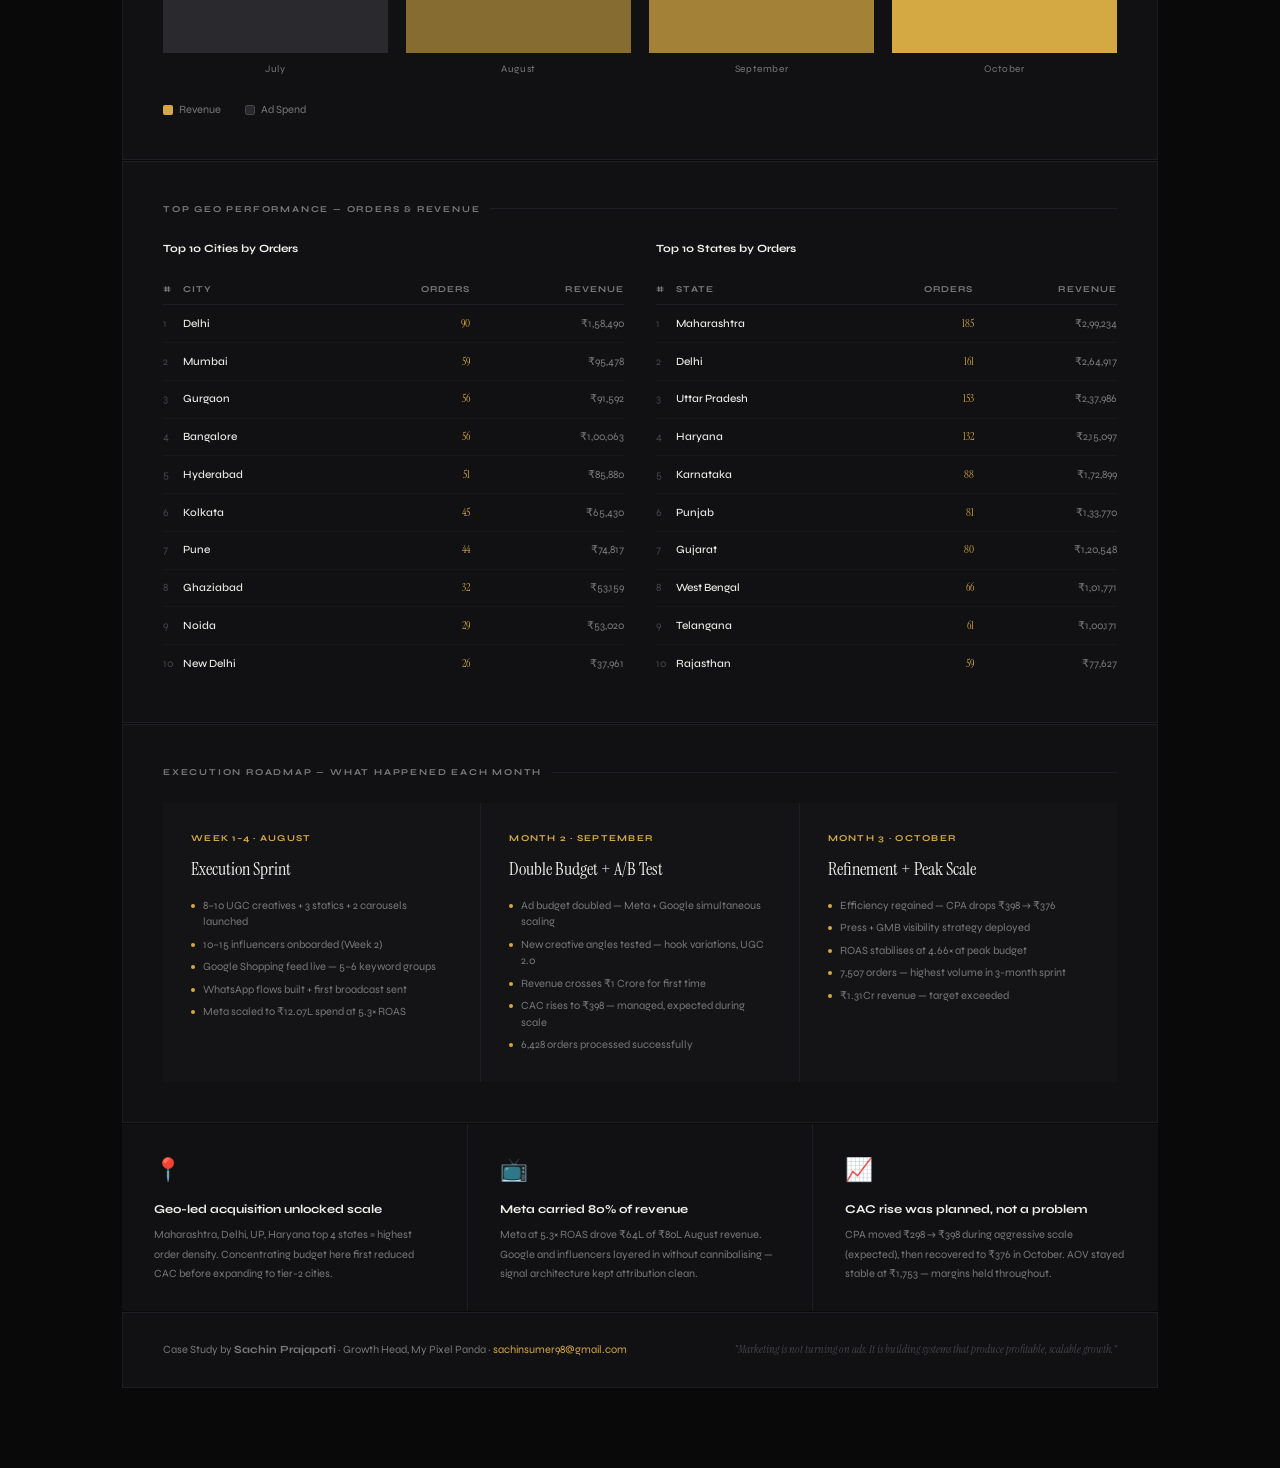
<file: pages/case-study-40l-to-131cr.html>
<!DOCTYPE html>
<html lang="en">
<head>
<meta charset="UTF-8">
<meta name="viewport" content="width=device-width, initial-scale=1.0">
<title>Case Study — ₹40L to ₹1.31Cr in 3 Months</title>
<link href="https://fonts.googleapis.com/css2?family=Instrument+Serif:ital@0;1&family=Syne:wght@400;500;700;800&display=swap" rel="stylesheet">
<style>
:root {
  --bg: #09090A;
  --card: #111113;
  --card2: #141416;
  --border: #1E1E22;
  --accent: #D4A843;
  --accent2: #FF6B35;
  --green: #4ADE80;
  --text: #EEEEE8;
  --muted: #78787A;
  --dim: #44444A;
}
*, *::before, *::after { box-sizing: border-box; margin: 0; padding: 0; }
html { scroll-behavior: smooth; }
body { background: var(--bg); color: var(--text); font-family: 'Syne', sans-serif; line-height: 1.6; }

/* LAYOUT */
.page { max-width: 1100px; margin: 0 auto; padding: 3rem 2rem 5rem; }

/* HEADER */
.cs-header { border: 1px solid var(--border); background: var(--card); padding: 2.5rem 3rem; margin-bottom: 1px; position: relative; overflow: hidden; }
.cs-header::before { content: ''; position: absolute; top: 0; left: 0; right: 0; height: 3px; background: linear-gradient(90deg, var(--accent), var(--accent2)); }
.cs-eyebrow { font-size: 10px; font-weight: 700; letter-spacing: 0.2em; text-transform: uppercase; color: var(--accent); margin-bottom: 0.75rem; display: flex; align-items: center; gap: 10px; }
.cs-eyebrow::before { content: ''; display: block; width: 24px; height: 1px; background: var(--accent); }
.cs-title { font-family: 'Instrument Serif', serif; font-size: clamp(2rem, 4vw, 3.2rem); line-height: 1.1; font-weight: 400; margin-bottom: 0.5rem; }
.cs-title em { font-style: italic; color: var(--accent); }
.cs-sub { font-size: 13px; color: var(--muted); max-width: 680px; line-height: 1.8; }
.cs-meta { display: flex; gap: 2rem; margin-top: 1.75rem; padding-top: 1.5rem; border-top: 1px solid var(--border); flex-wrap: wrap; }
.cs-meta-item { font-size: 11px; color: var(--muted); }
.cs-meta-item strong { color: var(--accent); display: block; font-size: 13px; margin-bottom: 2px; }

/* HERO METRICS ROW */
.hero-metrics { display: grid; grid-template-columns: repeat(4,1fr); gap: 1px; background: var(--border); margin-bottom: 1px; }
.hm-box { background: var(--card); padding: 1.75rem 2rem; position: relative; overflow: hidden; transition: background 0.2s; }
.hm-box:hover { background: var(--card2); }
.hm-box::after { content: ''; position: absolute; bottom: 0; left: 0; right: 0; height: 2px; background: var(--accent); transform: scaleX(0); transform-origin: left; transition: transform 0.35s; }
.hm-box:hover::after { transform: scaleX(1); }
.hm-label { font-size: 9px; font-weight: 700; letter-spacing: 0.16em; text-transform: uppercase; color: var(--muted); margin-bottom: 0.5rem; }
.hm-val { font-family: 'Instrument Serif', serif; font-size: 2.6rem; color: var(--accent); line-height: 1; }
.hm-change { font-size: 10px; color: var(--green); margin-top: 5px; display: flex; align-items: center; gap: 4px; }
.hm-change.neg { color: var(--accent2); }
.hm-base { font-size: 9px; color: var(--dim); margin-top: 3px; }

/* SECTION LABEL */
.sec-label { font-size: 9px; font-weight: 700; letter-spacing: 0.2em; text-transform: uppercase; color: var(--muted); margin-bottom: 1.5rem; display: flex; align-items: center; gap: 10px; }
.sec-label::after { content: ''; flex: 1; height: 1px; background: var(--border); }

/* GROWTH JOURNEY */
.journey-section { background: var(--card); border: 1px solid var(--border); padding: 2.5rem; margin-bottom: 1px; }
.journey-grid { display: grid; grid-template-columns: repeat(4,1fr); gap: 0; position: relative; }
.journey-grid::before { content: ''; position: absolute; top: 36px; left: calc(12.5%); right: calc(12.5%); height: 2px; background: var(--border); z-index: 0; }
.journey-step { position: relative; z-index: 1; text-align: center; padding: 0 1rem; }
.js-dot { width: 72px; height: 72px; border-radius: 50%; display: flex; align-items: center; justify-content: center; margin: 0 auto 1rem; font-family: 'Instrument Serif', serif; font-size: 1rem; font-weight: 400; border: 2px solid var(--border); transition: all 0.3s; cursor: default; }
.js-dot:hover { transform: scale(1.08); }
.step-jul .js-dot { background: #1a1a1c; border-color: var(--dim); color: var(--muted); }
.step-aug .js-dot { background: rgba(212,168,67,0.08); border-color: rgba(212,168,67,0.4); color: var(--accent); }
.step-sep .js-dot { background: rgba(212,168,67,0.14); border-color: rgba(212,168,67,0.6); color: var(--accent); }
.step-oct .js-dot { background: rgba(212,168,67,0.22); border-color: var(--accent); color: var(--accent); }
.js-month { font-size: 10px; font-weight: 700; letter-spacing: 0.12em; text-transform: uppercase; color: var(--muted); margin-bottom: 0.4rem; }
.js-rev { font-family: 'Instrument Serif', serif; font-size: 1.5rem; color: var(--text); line-height: 1; margin-bottom: 0.3rem; }
.step-oct .js-rev { color: var(--accent); }
.js-tag { font-size: 9px; color: var(--muted); }
.js-badge { display: inline-block; font-size: 9px; font-weight: 700; padding: 2px 8px; border-radius: 20px; margin-top: 6px; }
.badge-base { background: rgba(120,120,122,0.15); color: var(--muted); }
.badge-2x { background: rgba(212,168,67,0.12); color: var(--accent); }
.badge-cr { background: rgba(74,222,128,0.12); color: var(--green); }
.badge-peak { background: rgba(212,168,67,0.2); color: var(--accent); border: 1px solid rgba(212,168,67,0.3); }

/* CHANNEL BREAKDOWN */
.two-col { display: grid; grid-template-columns: 1fr 1fr; gap: 1px; background: var(--border); margin-bottom: 1px; }
.col-panel { background: var(--card); padding: 2rem 2.5rem; }

.channel-bars { display: flex; flex-direction: column; gap: 1.1rem; margin-top: 1.25rem; }
.ch-row { display: flex; flex-direction: column; gap: 5px; }
.ch-head { display: flex; justify-content: space-between; align-items: baseline; }
.ch-name { font-size: 12px; font-weight: 500; color: var(--text); }
.ch-val { font-size: 13px; font-weight: 700; color: var(--accent); font-family: 'Instrument Serif', serif; }
.ch-bar-wrap { height: 6px; background: var(--border); border-radius: 3px; overflow: hidden; }
.ch-bar { height: 100%; border-radius: 3px; transition: width 1.2s cubic-bezier(0.4,0,0.2,1); }
.ch-bar-meta { display: flex; justify-content: space-between; font-size: 10px; color: var(--muted); }

/* MONTHLY METRICS TABLE */
.metrics-table { width: 100%; border-collapse: collapse; margin-top: 1.25rem; }
.metrics-table th { font-size: 9px; font-weight: 700; letter-spacing: 0.12em; text-transform: uppercase; color: var(--muted); padding: 0.6rem 1rem; text-align: left; border-bottom: 1px solid var(--border); }
.metrics-table td { font-size: 12px; padding: 0.9rem 1rem; border-bottom: 1px solid rgba(30,30,34,0.6); vertical-align: middle; }
.metrics-table tr:last-child td { border-bottom: none; }
.metrics-table tr:hover td { background: rgba(212,168,67,0.03); }
.td-month { font-weight: 600; color: var(--text); font-size: 11px; }
.td-rev { font-family: 'Instrument Serif', serif; font-size: 1.1rem; color: var(--accent); }
.td-num { color: var(--muted); font-size: 11px; }
.td-roas { font-weight: 700; }
.roas-high { color: var(--green); }
.roas-mid { color: var(--accent); }
.roas-ok { color: #A0A0A0; }
.td-tag { display: inline-block; font-size: 9px; padding: 2px 8px; border-radius: 10px; }

/* VISUAL CHART */
.chart-section { background: var(--card); border: 1px solid var(--border); padding: 2.5rem; margin-bottom: 1px; }
.chart-wrap { margin-top: 1.5rem; position: relative; }
.chart-bars { display: flex; align-items: flex-end; gap: 18px; height: 200px; padding-bottom: 0; }
.bar-group { flex: 1; display: flex; flex-direction: column; align-items: center; gap: 8px; height: 100%; justify-content: flex-end; }
.bar-stack { width: 100%; display: flex; flex-direction: column; justify-content: flex-end; position: relative; }
.bar-fill { width: 100%; border-radius: 3px 3px 0 0; transition: height 1.3s cubic-bezier(0.4,0,0.2,1); position: relative; }
.bar-fill:hover .bar-tip { opacity: 1; }
.bar-tip { position: absolute; top: -28px; left: 50%; transform: translateX(-50%); font-size: 10px; font-weight: 700; color: var(--text); white-space: nowrap; background: var(--card2); border: 1px solid var(--border); padding: 2px 6px; border-radius: 3px; opacity: 0; transition: opacity 0.2s; pointer-events: none; }
.bar-label { font-size: 10px; color: var(--muted); letter-spacing: 0.06em; text-align: center; }
.chart-legend { display: flex; gap: 1.5rem; margin-top: 1.5rem; flex-wrap: wrap; }
.legend-item { display: flex; align-items: center; gap: 6px; font-size: 11px; color: var(--muted); }
.legend-dot { width: 10px; height: 10px; border-radius: 2px; flex-shrink: 0; }
.chart-ylines { position: absolute; top: 0; left: 0; right: 0; bottom: 0; display: flex; flex-direction: column; justify-content: space-between; pointer-events: none; }
.yline { border-top: 1px dashed rgba(30,30,34,0.8); }

/* GEO TABLE */
.geo-section { background: var(--card); border: 1px solid var(--border); padding: 2.5rem; margin-bottom: 1px; }
.geo-grid { display: grid; grid-template-columns: 1fr 1fr; gap: 2rem; margin-top: 1.25rem; }
.geo-table { width: 100%; border-collapse: collapse; }
.geo-table th { font-size: 9px; font-weight: 700; letter-spacing: 0.12em; text-transform: uppercase; color: var(--muted); padding: 0.5rem 0; border-bottom: 1px solid var(--border); text-align: left; }
.geo-table td { font-size: 11px; padding: 0.6rem 0; border-bottom: 1px solid rgba(30,30,34,0.5); }
.geo-table tr:last-child td { border-bottom: none; }
.geo-rank { color: var(--dim); width: 20px; font-size: 10px; }
.geo-name { color: var(--text); font-weight: 500; }
.geo-orders { color: var(--accent); font-family: 'Instrument Serif', serif; font-size: 1rem; text-align: right; }
.geo-val { color: var(--muted); font-size: 10px; text-align: right; }
.geo-bar-col { width: 80px; }
.geo-mini-bar { height: 4px; background: var(--border); border-radius: 2px; overflow: hidden; margin-top: 2px; }
.geo-mini-fill { height: 100%; border-radius: 2px; background: var(--accent); transition: width 1s ease; }

/* STRATEGY TIMELINE */
.timeline-section { background: var(--card); border: 1px solid var(--border); padding: 2.5rem; margin-bottom: 1px; }
.tl-grid { display: grid; grid-template-columns: repeat(3,1fr); gap: 1px; background: var(--border); margin-top: 1.5rem; }
.tl-card { background: var(--card2); padding: 1.75rem; }
.tl-phase { font-size: 9px; font-weight: 700; letter-spacing: 0.14em; text-transform: uppercase; color: var(--accent); margin-bottom: 0.6rem; }
.tl-title { font-family: 'Instrument Serif', serif; font-size: 1.1rem; margin-bottom: 0.9rem; font-weight: 400; }
.tl-items { display: flex; flex-direction: column; gap: 6px; }
.tl-item { display: flex; align-items: flex-start; gap: 8px; font-size: 11px; color: var(--muted); line-height: 1.5; }
.tl-dot { width: 4px; height: 4px; border-radius: 50%; background: var(--accent); flex-shrink: 0; margin-top: 6px; }

/* BOTTOM INSIGHT */
.insight-row { display: grid; grid-template-columns: repeat(3,1fr); gap: 1px; background: var(--border); margin-bottom: 1px; }
.insight-box { background: var(--card); padding: 1.75rem 2rem; }
.ib-icon { font-size: 1.4rem; margin-bottom: 0.75rem; }
.ib-title { font-size: 12px; font-weight: 700; color: var(--text); margin-bottom: 0.4rem; }
.ib-desc { font-size: 11px; color: var(--muted); line-height: 1.75; }

/* FOOTER */
.cs-footer { background: var(--card); border: 1px solid var(--border); padding: 1.75rem 2.5rem; display: flex; justify-content: space-between; align-items: center; }
.cs-footer p { font-size: 11px; color: var(--muted); }
.cs-footer em { font-family: 'Instrument Serif', serif; font-style: italic; color: var(--dim); }

/* ANIMATIONS */
.reveal { opacity: 0; transform: translateY(22px); transition: opacity 0.65s ease, transform 0.65s ease; }
.reveal.visible { opacity: 1; transform: translateY(0); }

@media (max-width: 768px) {
  .page { padding: 1.5rem 1rem 4rem; }
  .hero-metrics { grid-template-columns: 1fr 1fr; }
  .journey-grid { grid-template-columns: 1fr 1fr; }
  .journey-grid::before { display: none; }
  .two-col, .tl-grid, .insight-row { grid-template-columns: 1fr; }
  .geo-grid { grid-template-columns: 1fr; }
  .cs-header { padding: 1.75rem; }
}
.cs-back {
  display: inline-block;
  font-size: 10px;
  font-weight: 700;
  letter-spacing: 0.16em;
  text-transform: uppercase;
  color: var(--accent);
  text-decoration: none;
  margin-bottom: 1.1rem;
}
.cs-back:hover { color: #e8c566; text-decoration: underline; }
</style>
</head>
<body>
<div class="page">
  <a class="cs-back" href="../index.html#cases">← Portfolio</a>

  <!-- HEADER -->
  <div class="cs-header reveal">
    <div class="cs-eyebrow">Apparel D2C · My Pixel Panda Portfolio · Confidential</div>
    <h1 class="cs-title">₹40L → <em>₹1.31 Crore</em><br>in 3 months.</h1>
    <p class="cs-sub">A clothing brand scaling from ₹47.48L/month to ₹1.31Cr/month using the P1P2P3–H1H2H3 framework, geo-led acquisition strategy, cross-channel signal architecture, and a systematic creative expansion plan.</p>
    <div class="cs-meta">
      <div class="cs-meta-item"><strong>Industry</strong>Apparel · D2C</div>
      <div class="cs-meta-item"><strong>Timeline</strong>July → October 2024</div>
      <div class="cs-meta-item"><strong>Primary Channel</strong>Meta Ads (5.3× ROAS)</div>
      <div class="cs-meta-item"><strong>Framework</strong>P1P2P3–H1H2H3 + HERO–HUB–HYGIENE</div>
      <div class="cs-meta-item"><strong>Peak Ad Budget</strong>₹28.21L/month</div>
      <div class="cs-meta-item"><strong>Total Orders (Oct)</strong>7,507</div>
    </div>
  </div>

  <!-- HERO METRICS -->
  <div class="hero-metrics reveal">
    <div class="hm-box">
      <div class="hm-label">Peak Revenue</div>
      <div class="hm-val">₹1.31Cr</div>
      <div class="hm-change">↑ 176% from baseline</div>
      <div class="hm-base">Was ₹47.48L in July</div>
    </div>
    <div class="hm-box">
      <div class="hm-label">Total Orders (Oct)</div>
      <div class="hm-val">7,507</div>
      <div class="hm-change">↑ 184% growth</div>
      <div class="hm-base">Was 2,648 in July</div>
    </div>
    <div class="hm-box">
      <div class="hm-label">Meta ROAS (Aug)</div>
      <div class="hm-val">5.3×</div>
      <div class="hm-change">₹64L revenue on ₹12.07L spend</div>
      <div class="hm-base">Primary scaling channel</div>
    </div>
    <div class="hm-box">
      <div class="hm-label">AOV Maintained</div>
      <div class="hm-val">₹1,753</div>
      <div class="hm-change">Stable across scale</div>
      <div class="hm-base">₹1,793 July → ₹1,753 Oct</div>
    </div>
  </div>

  <!-- GROWTH JOURNEY -->
  <div class="journey-section reveal">
    <div class="sec-label">Month-by-month revenue journey</div>
    <div class="journey-grid">
      <div class="journey-step step-jul">
        <div class="js-dot">Baseline</div>
        <div class="js-month">July 2024</div>
        <div class="js-rev">₹47.48L</div>
        <div class="js-tag">2,648 orders · ₹8.33L spend</div>
        <div><span class="js-badge badge-base">Pre-strategy</span></div>
      </div>
      <div class="journey-step step-aug">
        <div class="js-dot">Month 1</div>
        <div class="js-month">August 2024</div>
        <div class="js-rev">₹97.19L</div>
        <div class="js-tag">5,737 orders · ₹19.18L spend</div>
        <div><span class="js-badge badge-2x">2× revenue</span></div>
      </div>
      <div class="journey-step step-sep">
        <div class="js-dot">Month 2</div>
        <div class="js-month">September 2024</div>
        <div class="js-rev">₹1.12Cr</div>
        <div class="js-tag">6,428 orders · ₹25.56L spend</div>
        <div><span class="js-badge badge-cr">Crossed ₹1Cr</span></div>
      </div>
      <div class="journey-step step-oct">
        <div class="js-dot">Month 3</div>
        <div class="js-month">October 2024</div>
        <div class="js-rev">₹1.31Cr</div>
        <div class="js-tag">7,507 orders · ₹28.21L spend</div>
        <div><span class="js-badge badge-peak">Peak performance</span></div>
      </div>
    </div>
  </div>

  <!-- CHANNEL BREAKDOWN + MONTHLY TABLE -->
  <div class="two-col reveal">
    <div class="col-panel">
      <div class="sec-label">Channel breakdown — August</div>
      <div class="channel-bars">
        <div class="ch-row">
          <div class="ch-head"><span class="ch-name">Meta Ads</span><span class="ch-val">₹64L · 5.3× ROAS</span></div>
          <div class="ch-bar-wrap"><div class="ch-bar" style="width:0%;background:#D4A843" data-w="80%"></div></div>
          <div class="ch-bar-meta"><span>₹12.07L spend</span><span>80% of revenue</span></div>
        </div>
        <div class="ch-row">
          <div class="ch-head"><span class="ch-name">Influencer</span><span class="ch-val">₹10.4L · 2× ROAS</span></div>
          <div class="ch-bar-wrap"><div class="ch-bar" style="width:0%;background:#FF6B35" data-w="13%"></div></div>
          <div class="ch-bar-meta"><span>₹5.2L spend</span><span>13% of revenue</span></div>
        </div>
        <div class="ch-row">
          <div class="ch-head"><span class="ch-name">Google Ads</span><span class="ch-val">₹4L · 2× ROAS</span></div>
          <div class="ch-bar-wrap"><div class="ch-bar" style="width:0%;background:#4ADE80" data-w="5%"></div></div>
          <div class="ch-bar-meta"><span>₹2L spend</span><span>5% of revenue</span></div>
        </div>
        <div class="ch-row">
          <div class="ch-head"><span class="ch-name">WhatsApp / Automation</span><span class="ch-val">₹1.6L · Retention</span></div>
          <div class="ch-bar-wrap"><div class="ch-bar" style="width:0%;background:#7C6AFF" data-w="2%"></div></div>
          <div class="ch-bar-meta"><span>₹0.5L spend</span><span>2% of revenue</span></div>
        </div>
      </div>
      <div style="margin-top:1.5rem;padding-top:1.25rem;border-top:1px solid var(--border)">
        <div style="display:flex;justify-content:space-between;align-items:baseline">
          <span style="font-size:11px;color:var(--muted)">Total August Revenue</span>
          <span style="font-family:'Instrument Serif',serif;font-size:1.6rem;color:var(--accent)">₹80L</span>
        </div>
        <div style="display:flex;justify-content:space-between;margin-top:4px">
          <span style="font-size:11px;color:var(--muted)">Total Spend</span>
          <span style="font-size:12px;color:var(--muted)">~₹19.77L</span>
        </div>
      </div>
    </div>

    <div class="col-panel">
      <div class="sec-label">Monthly performance metrics</div>
      <table class="metrics-table">
        <thead>
          <tr>
            <th>Month</th>
            <th>Revenue</th>
            <th>Spend</th>
            <th>Orders</th>
            <th>CPA</th>
            <th>ROAS</th>
          </tr>
        </thead>
        <tbody>
          <tr>
            <td><div class="td-month">July</div><div style="font-size:9px;color:var(--dim)">Baseline</div></td>
            <td class="td-rev">₹47.48L</td>
            <td class="td-num">₹8.33L</td>
            <td class="td-num">2,648</td>
            <td class="td-num">₹298</td>
            <td class="td-roas roas-high">6.01×</td>
          </tr>
          <tr>
            <td><div class="td-month">August</div><div style="font-size:9px;color:var(--accent)">Month 1</div></td>
            <td class="td-rev">₹97.19L</td>
            <td class="td-num">₹19.18L</td>
            <td class="td-num">5,737</td>
            <td class="td-num">₹334</td>
            <td class="td-roas roas-mid">5.07×</td>
          </tr>
          <tr>
            <td><div class="td-month">September</div><div style="font-size:9px;color:var(--accent)">Month 2</div></td>
            <td class="td-rev">₹1.12Cr</td>
            <td class="td-num">₹25.56L</td>
            <td class="td-num">6,428</td>
            <td class="td-num">₹398</td>
            <td class="td-roas roas-ok">4.41×</td>
          </tr>
          <tr>
            <td><div class="td-month">October</div><div style="font-size:9px;color:var(--green)">Peak</div></td>
            <td class="td-rev">₹1.31Cr</td>
            <td class="td-num">₹28.21L</td>
            <td class="td-num">7,507</td>
            <td class="td-num">₹376</td>
            <td class="td-roas roas-ok">4.66×</td>
          </tr>
        </tbody>
      </table>
      <div style="margin-top:1rem;padding:0.75rem 1rem;background:rgba(212,168,67,0.05);border-left:2px solid var(--accent);font-size:11px;color:var(--muted);line-height:1.7">
        Note: ROAS dropped slightly as budget scaled aggressively (expected). CPA recovered from ₹398 (Sep) to ₹376 (Oct) — efficiency regained at higher volume.
      </div>
    </div>
  </div>

  <!-- REVENUE BAR CHART -->
  <div class="chart-section reveal">
    <div class="sec-label">Revenue vs ad spend — visual growth curve</div>
    <div class="chart-wrap">
      <div class="chart-bars" id="chartBars">
        <div class="bar-group">
          <div class="bar-stack" style="height:100%">
            <div style="height:calc(100% - 36%)"></div>
            <div class="bar-fill" style="height:0;background:#2A2A2E;min-height:4px" data-h="36%">
              <div class="bar-tip">₹8.33L spend</div>
            </div>
          </div>
          <div class="bar-stack" style="height:100%;position:absolute;bottom:0;left:0;right:0">
          </div>
          <div class="bar-label">July</div>
        </div>
        <div class="bar-group">
          <div style="width:100%;height:100%;display:flex;flex-direction:column;justify-content:flex-end;gap:3px">
            <div class="bar-fill" style="height:0;background:#2A2A2E" data-h="15%"><div class="bar-tip">₹19.18L spend</div></div>
            <div class="bar-fill" style="height:0;background:rgba(212,168,67,0.6);border-radius:3px 3px 0 0" data-h="59%"><div class="bar-tip">₹97.19L revenue</div></div>
          </div>
          <div class="bar-label">August</div>
        </div>
        <div class="bar-group">
          <div style="width:100%;height:100%;display:flex;flex-direction:column;justify-content:flex-end;gap:3px">
            <div class="bar-fill" style="height:0;background:#2A2A2E" data-h="19%"><div class="bar-tip">₹25.56L spend</div></div>
            <div class="bar-fill" style="height:0;background:rgba(212,168,67,0.75);border-radius:3px 3px 0 0" data-h="72%"><div class="bar-tip">₹1.12Cr revenue</div></div>
          </div>
          <div class="bar-label">September</div>
        </div>
        <div class="bar-group">
          <div style="width:100%;height:100%;display:flex;flex-direction:column;justify-content:flex-end;gap:3px">
            <div class="bar-fill" style="height:0;background:#2A2A2E" data-h="21%"><div class="bar-tip">₹28.21L spend</div></div>
            <div class="bar-fill" style="height:0;background:var(--accent);border-radius:3px 3px 0 0" data-h="85%"><div class="bar-tip">₹1.31Cr revenue</div></div>
          </div>
          <div class="bar-label">October</div>
        </div>
      </div>
      <div class="chart-legend">
        <div class="legend-item"><div class="legend-dot" style="background:var(--accent)"></div>Revenue</div>
        <div class="legend-item"><div class="legend-dot" style="background:#2A2A2E;border:1px solid #444"></div>Ad Spend</div>
      </div>
    </div>
  </div>

  <!-- GEO PERFORMANCE -->
  <div class="geo-section reveal">
    <div class="sec-label">Top geo performance — orders & revenue</div>
    <div class="geo-grid">
      <div>
        <div style="font-size:11px;font-weight:700;color:var(--text);margin-bottom:1rem;">Top 10 Cities by Orders</div>
        <table class="geo-table">
          <tr><th>#</th><th>City</th><th style="text-align:right">Orders</th><th style="text-align:right">Revenue</th></tr>
          <tr><td class="geo-rank">1</td><td class="geo-name">Delhi</td><td class="geo-orders">90</td><td class="geo-val">₹1,58,490</td></tr>
          <tr><td class="geo-rank">2</td><td class="geo-name">Mumbai</td><td class="geo-orders">59</td><td class="geo-val">₹95,478</td></tr>
          <tr><td class="geo-rank">3</td><td class="geo-name">Gurgaon</td><td class="geo-orders">56</td><td class="geo-val">₹91,592</td></tr>
          <tr><td class="geo-rank">4</td><td class="geo-name">Bangalore</td><td class="geo-orders">56</td><td class="geo-val">₹1,00,063</td></tr>
          <tr><td class="geo-rank">5</td><td class="geo-name">Hyderabad</td><td class="geo-orders">51</td><td class="geo-val">₹85,880</td></tr>
          <tr><td class="geo-rank">6</td><td class="geo-name">Kolkata</td><td class="geo-orders">45</td><td class="geo-val">₹65,430</td></tr>
          <tr><td class="geo-rank">7</td><td class="geo-name">Pune</td><td class="geo-orders">44</td><td class="geo-val">₹74,817</td></tr>
          <tr><td class="geo-rank">8</td><td class="geo-name">Ghaziabad</td><td class="geo-orders">32</td><td class="geo-val">₹53,159</td></tr>
          <tr><td class="geo-rank">9</td><td class="geo-name">Noida</td><td class="geo-orders">29</td><td class="geo-val">₹53,020</td></tr>
          <tr><td class="geo-rank">10</td><td class="geo-name">New Delhi</td><td class="geo-orders">26</td><td class="geo-val">₹37,961</td></tr>
        </table>
      </div>
      <div>
        <div style="font-size:11px;font-weight:700;color:var(--text);margin-bottom:1rem;">Top 10 States by Orders</div>
        <table class="geo-table">
          <tr><th>#</th><th>State</th><th style="text-align:right">Orders</th><th style="text-align:right">Revenue</th></tr>
          <tr>
            <td class="geo-rank">1</td><td class="geo-name">Maharashtra</td>
            <td class="geo-orders">185</td><td class="geo-val">₹2,99,234</td>
          </tr>
          <tr><td class="geo-rank">2</td><td class="geo-name">Delhi</td><td class="geo-orders">161</td><td class="geo-val">₹2,64,917</td></tr>
          <tr><td class="geo-rank">3</td><td class="geo-name">Uttar Pradesh</td><td class="geo-orders">153</td><td class="geo-val">₹2,37,986</td></tr>
          <tr><td class="geo-rank">4</td><td class="geo-name">Haryana</td><td class="geo-orders">132</td><td class="geo-val">₹2,15,097</td></tr>
          <tr><td class="geo-rank">5</td><td class="geo-name">Karnataka</td><td class="geo-orders">88</td><td class="geo-val">₹1,72,899</td></tr>
          <tr><td class="geo-rank">6</td><td class="geo-name">Punjab</td><td class="geo-orders">81</td><td class="geo-val">₹1,33,770</td></tr>
          <tr><td class="geo-rank">7</td><td class="geo-name">Gujarat</td><td class="geo-orders">80</td><td class="geo-val">₹1,20,548</td></tr>
          <tr><td class="geo-rank">8</td><td class="geo-name">West Bengal</td><td class="geo-orders">66</td><td class="geo-val">₹1,01,771</td></tr>
          <tr><td class="geo-rank">9</td><td class="geo-name">Telangana</td><td class="geo-orders">61</td><td class="geo-val">₹1,00,171</td></tr>
          <tr><td class="geo-rank">10</td><td class="geo-name">Rajasthan</td><td class="geo-orders">59</td><td class="geo-val">₹77,627</td></tr>
        </table>
      </div>
    </div>
  </div>

  <!-- STRATEGY EXECUTION -->
  <div class="timeline-section reveal">
    <div class="sec-label">Execution roadmap — what happened each month</div>
    <div class="tl-grid">
      <div class="tl-card">
        <div class="tl-phase">Week 1–4 · August</div>
        <div class="tl-title">Execution Sprint</div>
        <div class="tl-items">
          <div class="tl-item"><div class="tl-dot"></div><span>8–10 UGC creatives + 3 statics + 2 carousels launched</span></div>
          <div class="tl-item"><div class="tl-dot"></div><span>10–15 influencers onboarded (Week 2)</span></div>
          <div class="tl-item"><div class="tl-dot"></div><span>Google Shopping feed live — 5–6 keyword groups</span></div>
          <div class="tl-item"><div class="tl-dot"></div><span>WhatsApp flows built + first broadcast sent</span></div>
          <div class="tl-item"><div class="tl-dot"></div><span>Meta scaled to ₹12.07L spend at 5.3× ROAS</span></div>
        </div>
      </div>
      <div class="tl-card">
        <div class="tl-phase">Month 2 · September</div>
        <div class="tl-title">Double Budget + A/B Test</div>
        <div class="tl-items">
          <div class="tl-item"><div class="tl-dot"></div><span>Ad budget doubled — Meta + Google simultaneous scaling</span></div>
          <div class="tl-item"><div class="tl-dot"></div><span>New creative angles tested — hook variations, UGC 2.0</span></div>
          <div class="tl-item"><div class="tl-dot"></div><span>Revenue crosses ₹1 Crore for first time</span></div>
          <div class="tl-item"><div class="tl-dot"></div><span>CAC rises to ₹398 — managed, expected during scale</span></div>
          <div class="tl-item"><div class="tl-dot"></div><span>6,428 orders processed successfully</span></div>
        </div>
      </div>
      <div class="tl-card">
        <div class="tl-phase">Month 3 · October</div>
        <div class="tl-title">Refinement + Peak Scale</div>
        <div class="tl-items">
          <div class="tl-item"><div class="tl-dot"></div><span>Efficiency regained — CPA drops ₹398 → ₹376</span></div>
          <div class="tl-item"><div class="tl-dot"></div><span>Press + GMB visibility strategy deployed</span></div>
          <div class="tl-item"><div class="tl-dot"></div><span>ROAS stabilises at 4.66× at peak budget</span></div>
          <div class="tl-item"><div class="tl-dot"></div><span>7,507 orders — highest volume in 3-month sprint</span></div>
          <div class="tl-item"><div class="tl-dot"></div><span>₹1.31Cr revenue — target exceeded</span></div>
        </div>
      </div>
    </div>
  </div>

  <!-- KEY INSIGHTS -->
  <div class="insight-row reveal">
    <div class="insight-box">
      <div class="ib-icon">📍</div>
      <div class="ib-title">Geo-led acquisition unlocked scale</div>
      <div class="ib-desc">Maharashtra, Delhi, UP, Haryana top 4 states = highest order density. Concentrating budget here first reduced CAC before expanding to tier-2 cities.</div>
    </div>
    <div class="insight-box">
      <div class="ib-icon">📺</div>
      <div class="ib-title">Meta carried 80% of revenue</div>
      <div class="ib-desc">Meta at 5.3× ROAS drove ₹64L of ₹80L August revenue. Google and influencers layered in without cannibalising — signal architecture kept attribution clean.</div>
    </div>
    <div class="insight-box">
      <div class="ib-icon">📈</div>
      <div class="ib-title">CAC rise was planned, not a problem</div>
      <div class="ib-desc">CPA moved ₹298 → ₹398 during aggressive scale (expected), then recovered to ₹376 in October. AOV stayed stable at ₹1,753 — margins held throughout.</div>
    </div>
  </div>

  <!-- FOOTER -->
  <div class="cs-footer reveal">
    <p>Case Study by <strong>Sachin Prajapati</strong> · Growth Head, My Pixel Panda · <a href="mailto:sachinsumer98@gmail.com" style="color:var(--accent);text-decoration:none">sachinsumer98@gmail.com</a></p>
    <p><em>"Marketing is not turning on ads. It is building systems that produce profitable, scalable growth."</em></p>
  </div>

</div>

<script>
  // Scroll reveal
  const reveals = document.querySelectorAll('.reveal');
  const io = new IntersectionObserver(entries => {
    entries.forEach(e => {
      if (e.isIntersecting) {
        e.target.classList.add('visible');
        // Animate bars when section visible
        const bars = e.target.querySelectorAll('.ch-bar[data-w]');
        bars.forEach(b => setTimeout(() => b.style.width = b.dataset.w, 200));
        const barFills = e.target.querySelectorAll('.bar-fill[data-h]');
        barFills.forEach(b => setTimeout(() => b.style.height = b.dataset.h, 300));
      }
    });
  }, { threshold: 0.08 });
  reveals.forEach(r => io.observe(r));

  // Also trigger chart if already visible
  window.addEventListener('load', () => {
    document.querySelectorAll('.ch-bar[data-w]').forEach(b => {
      if (b.closest('.reveal.visible')) b.style.width = b.dataset.w;
    });
  });

  // Hover tooltip on bar fills
  document.querySelectorAll('.bar-fill').forEach(b => {
    b.addEventListener('mouseenter', () => {
      const tip = b.querySelector('.bar-tip');
      if (tip) tip.style.opacity = '1';
    });
    b.addEventListener('mouseleave', () => {
      const tip = b.querySelector('.bar-tip');
      if (tip) tip.style.opacity = '0';
    });
  });
</script>
</body>
</html>
</file>
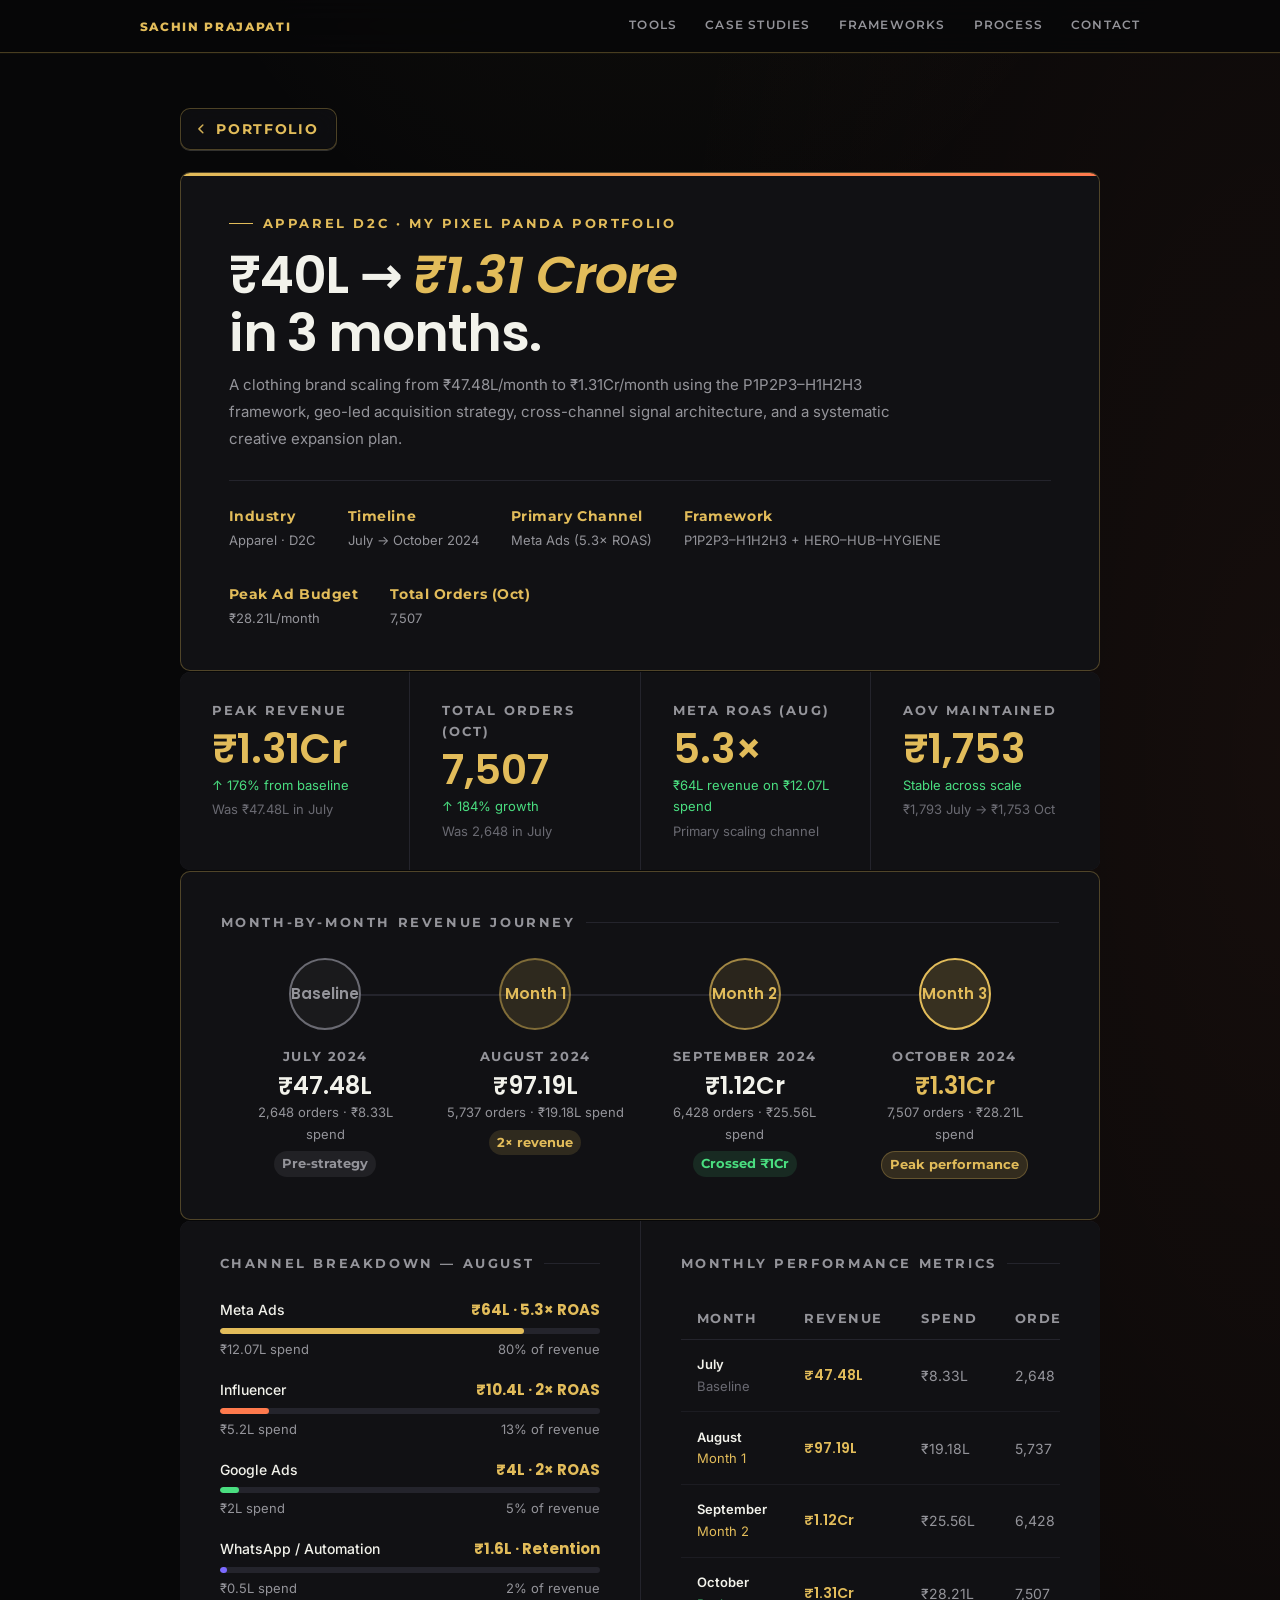
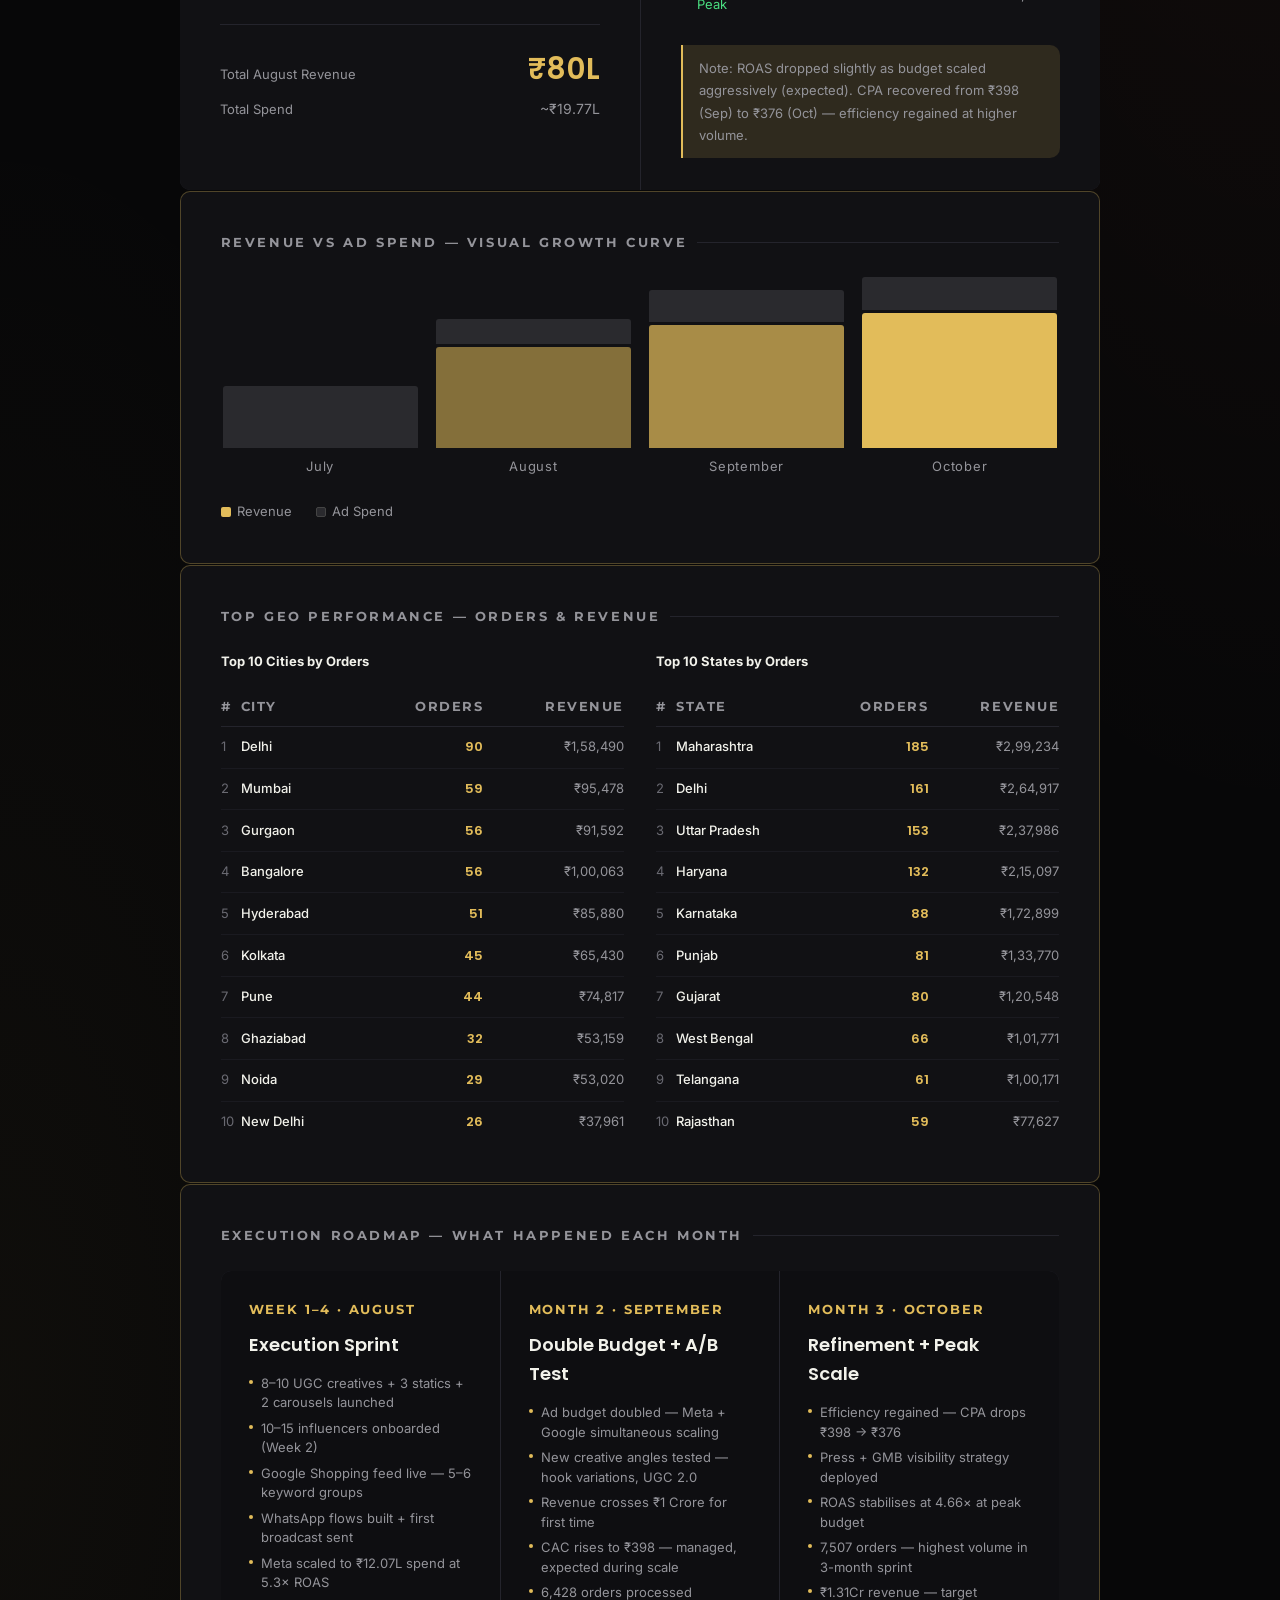
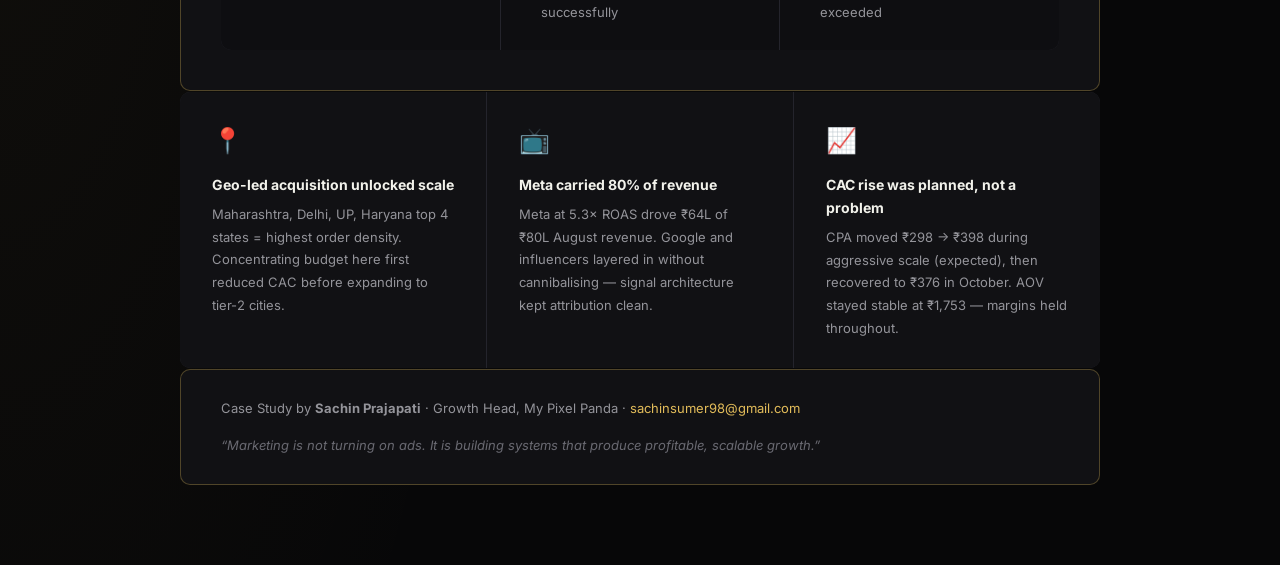
<file: pages/excel_data.html>
<!DOCTYPE html>
<html lang="en" data-page="excel-data">
<head>
<meta charset="UTF-8">
<meta name="viewport" content="width=device-width, initial-scale=1.0, viewport-fit=cover">
<title>Performance data — ₹40L to ₹1.31Cr</title>
<link rel="icon" href="../assets/media/images/hero-portrait.jpg" type="image/jpeg">
<link rel="preconnect" href="https://fonts.googleapis.com">
<link href="https://fonts.googleapis.com/css2?family=Archivo+Black&family=Inter:ital,wght@0,400;0,500;0,600;0,700;1,400;1,500&family=Montserrat:ital,wght@0,500;0,600;0,700;0,800;1,500&family=Poppins:ital,wght@0,500;0,600;0,700;1,500;1,600&display=swap" rel="stylesheet">
<link rel="stylesheet" href="../assets/css/styles.css">
<link rel="stylesheet" href="../assets/css/page-excel-data.css">
<script>
  window.__THEME_JSON_PATH__ = '../data/theme.json';
  window.__EXCEL_DATA_PATH__ = '../data/excel-data.json';
</script>
</head>
<body class="page-excel-data">

<nav class="site-nav" aria-label="Site">
  <div class="nav-inner">
    <a href="../index.html" class="nav-logo">Sachin Prajapati</a>
    <div class="nav-links nav-links--bar">
      <a href="../index.html#tools">Tools</a>
      <a href="../index.html#cases">Case Studies</a>
      <a href="../index.html#frameworks">Frameworks</a>
      <a href="../index.html#process">Process</a>
      <a href="../index.html#contact">Contact</a>
    </div>
    <button type="button" class="nav-drawer-toggle" id="site-nav-toggle" aria-expanded="false" aria-controls="site-nav-drawer" aria-label="Open site menu">
      <span class="nav-drawer-icon" aria-hidden="true">
        <span class="nav-drawer-icon__bar"></span>
        <span class="nav-drawer-icon__bar"></span>
        <span class="nav-drawer-icon__bar"></span>
      </span>
    </button>
  </div>
</nav>

<div class="nav-drawer" id="site-nav-drawer" hidden>
  <div class="nav-drawer__backdrop" data-nav-drawer-close tabindex="-1"></div>
  <div class="nav-drawer__panel" role="dialog" aria-modal="true" aria-labelledby="nav-drawer-brand-name">
    <div class="nav-drawer__surface">
      <header class="nav-drawer__masthead">
        <div class="nav-drawer__masthead-bar">
          <span class="nav-drawer__eyebrow">Navigation</span>
          <button type="button" class="nav-drawer__close" data-nav-drawer-close aria-label="Close menu">
            <svg class="nav-drawer__close-icon" xmlns="http://www.w3.org/2000/svg" width="22" height="22" viewBox="0 0 24 24" fill="none" aria-hidden="true"><path d="M18 6L6 18M6 6l12 12" stroke="currentColor" stroke-width="2.25" stroke-linecap="round"/></svg>
          </button>
        </div>
        <div class="nav-drawer__brand">
          <h2 class="nav-drawer__name" id="nav-drawer-brand-name">Sachin Prajapati</h2>
          <p class="nav-drawer__subtitle">Growth &amp; full-funnel performance</p>
        </div>
      </header>
      <div class="nav-drawer__list-head">
        <span class="nav-drawer__list-label">Sections</span>
      </div>
      <nav class="nav-drawer__nav" aria-label="Primary navigation">
        <div class="nav-links nav-links--drawer">
          <a href="../index.html#tools">Tools</a>
          <a href="../index.html#cases">Case Studies</a>
          <a href="../index.html#frameworks">Frameworks</a>
          <a href="../index.html#process">Process</a>
          <a href="../index.html#contact">Contact</a>
        </div>
      </nav>
    </div>
  </div>
</div>

<main class="excel-page-shell" id="excel-page-root" aria-busy="true"></main>

<script src="../assets/js/excel-page.js"></script>
<script src="../assets/js/theme-loader.js"></script>
<script src="../assets/js/main.js" defer></script>
</body>
</html>
</file>
<file: assets/css/styles.css>
/**
 * Portfolio — Sachin Prajapati
 */
:root {
    --bg: #070708;
    --surface: #0e0e11;
    --border: #24242c;
    --border-soft: #1a1a1f;
    /* Warm gold frame for sections & shells */
    --border-gold: rgba(226, 188, 90, 0.3);
    --border-gold-shine: rgba(255, 250, 224, 0.18);
    --border-gold-glow: 0 0 28px rgba(226, 188, 90, 0.07);
    --accent: #e2bc5a;
    --accent-soft: rgba(226, 188, 90, 0.14);
    --accent2: #ff7a4d;
    --text: #f2f2eb;
    --muted: #94949a;
    --card: #111114;
    --radius-sm: 10px;
    --radius-md: 16px;
    --ease-out: cubic-bezier(0.22, 1, 0.36, 1);
    --layout-max: 1180px;
    --layout-pad-x: clamp(2.25rem, 7vw, 5.75rem);
    /* Slightly wider rail for dense case-study cards (More wins) */
    --layout-max-wide: min(1320px, calc(100vw - 2 * var(--layout-pad-x)));
    --section-x: var(--layout-pad-x);
    --hero-inline: var(--layout-pad-x);
    --section-y: clamp(3.5rem, 6vw, 5rem);
    --block-gap: 1.5rem;
    --hero-col-gap: clamp(2rem, 5vw, 3.25rem);
    --btn-height: 2.75rem;
    --btn-pad-x: 1.375rem;
    --btn-font-size: 0.8125rem;
    --btn-font-weight: 700;
    --btn-tracking: 0.02em;
    /* Typography — Inter body, Montserrat UI, Poppins titles, Archivo Black hero */
    --font-body: 'Inter', system-ui, -apple-system, 'Segoe UI', sans-serif;
    --font-ui: 'Montserrat', system-ui, sans-serif;
    --font-title: 'Poppins', system-ui, sans-serif;
    --font-hero: 'Archivo Black', system-ui, sans-serif;
  }
  *, *::before, *::after { box-sizing: border-box; margin: 0; padding: 0; }
  html {
    scroll-behavior: smooth;
    overflow-x: clip;
  }
  body {
    background:
      radial-gradient(ellipse 100% 70% at 50% -30%, rgba(226, 188, 90, 0.11), transparent 55%),
      radial-gradient(ellipse 50% 45% at 100% 20%, rgba(255, 122, 77, 0.06), transparent),
      radial-gradient(ellipse 40% 35% at 0% 80%, rgba(226, 188, 90, 0.04), transparent),
      var(--bg);
    color: var(--text);
    font-family: var(--font-body);
    font-size: 17px;
    line-height: 1.65;
    overflow-x: clip;
    -webkit-font-smoothing: antialiased;
    overflow-wrap: break-word;
    word-wrap: break-word;
  }
  ::selection { background: var(--accent-soft); color: var(--text); }

  /* NAV — must not use bare `nav {}` (drawer contains <nav class="nav-drawer__nav">) */
  nav.site-nav {
    position: fixed;
    top: 0;
    left: 0;
    right: 0;
    z-index: 100;
    padding-top: env(safe-area-inset-top, 0);
    border-bottom: 1px solid var(--border-gold);
    box-shadow: 0 1px 0 var(--border-gold-shine), var(--border-gold-glow);
    background: rgba(7, 7, 8, 0.78);
    backdrop-filter: blur(20px) saturate(1.2);
    box-shadow: 0 1px 0 rgba(226, 188, 90, 0.04);
  }
  .nav-inner {
    max-width: var(--layout-max);
    margin: 0 auto;
    width: 100%;
    box-sizing: border-box;
    padding: 0.95rem var(--layout-pad-x);
    display: flex;
    align-items: center;
    justify-content: flex-start;
    gap: 1rem 1.25rem;
  }
  .nav-logo {
    font-family: var(--font-ui);
    font-size: clamp(0.6875rem, 1.05vw, 0.75rem);
    font-weight: 800;
    letter-spacing: 0.14em;
    color: var(--accent);
    text-transform: uppercase;
    flex-shrink: 0;
    max-width: min(100%, 11rem);
    overflow-wrap: anywhere;
    line-height: 1.25;
  }
  .nav-links { display: flex; gap: 1.75rem; }
  .nav-links--bar {
    margin-left: auto;
  }
  .nav-links a {
    font-family: var(--font-ui);
    font-size: clamp(0.6875rem, 1.05vw, 0.75rem);
    font-weight: 600;
    color: var(--muted);
    text-decoration: none;
    letter-spacing: 0.1em;
    text-transform: uppercase;
    position: relative;
    padding-bottom: 2px;
    transition: color 0.25s var(--ease-out);
  }
  .nav-links a::after {
    content: ''; position: absolute; left: 0; bottom: 0; width: 100%; height: 1px;
    background: linear-gradient(90deg, var(--accent), var(--accent2)); transform: scaleX(0); transform-origin: right;
    transition: transform 0.35s var(--ease-out);
  }
  .nav-links a:hover { color: var(--text); }
  .nav-links a:hover::after { transform: scaleX(1); transform-origin: left; }

  /* Mobile menu — hamburger + drawer only ≤980px (desktop uses bar links) */
  .nav-drawer-toggle {
    display: none;
    align-items: center;
    justify-content: center;
    flex-shrink: 0;
    width: 2.75rem;
    height: 2.75rem;
    margin: 0;
    padding: 0;
    border: 1px solid var(--border-gold);
    border-radius: var(--radius-sm);
    background: rgba(226, 188, 90, 0.06);
    color: var(--accent);
    cursor: pointer;
    transition:
      background 0.2s var(--ease-out),
      border-color 0.2s,
      box-shadow 0.2s;
    box-shadow: inset 0 1px 0 rgba(255, 250, 224, 0.05);
  }
  .nav-drawer-toggle:hover {
    background: rgba(226, 188, 90, 0.12);
    border-color: rgba(226, 188, 90, 0.45);
  }
  .nav-drawer-toggle:focus-visible {
    outline: 2px solid var(--accent);
    outline-offset: 2px;
  }
  .nav-drawer-icon {
    display: flex;
    flex-direction: column;
    justify-content: space-between;
    width: 1.2rem;
    height: 0.85rem;
  }
  .nav-drawer-icon__bar {
    display: block;
    height: 2px;
    border-radius: 1px;
    background: linear-gradient(90deg, var(--accent), rgba(255, 122, 77, 0.75));
    transition: transform 0.25s var(--ease-out), opacity 0.2s;
    transform-origin: center;
  }
  .nav-drawer-toggle[aria-expanded='true'] .nav-drawer-icon__bar:nth-child(1) {
    transform: translateY(calc(0.425rem - 1px)) rotate(45deg);
  }
  .nav-drawer-toggle[aria-expanded='true'] .nav-drawer-icon__bar:nth-child(2) {
    opacity: 0;
    transform: scaleX(0);
  }
  .nav-drawer-toggle[aria-expanded='true'] .nav-drawer-icon__bar:nth-child(3) {
    transform: translateY(calc(-0.425rem + 1px)) rotate(-45deg);
  }
  .nav-drawer {
    position: fixed;
    inset: 0;
    /* Above fixed nav (100) and in-page overlays; menu must stay interactive */
    z-index: 12000;
    pointer-events: none;
  }
  .nav-drawer[hidden] {
    display: none !important;
  }
  .nav-drawer:not([hidden]) {
    display: block;
    pointer-events: auto;
  }
  .nav-drawer__backdrop {
    position: absolute;
    inset: 0;
    z-index: 0;
    background: rgba(4, 4, 6, 0.76);
    backdrop-filter: blur(14px) saturate(1.05);
    -webkit-backdrop-filter: blur(14px) saturate(1.05);
    opacity: 0;
    transition: opacity 0.32s var(--ease-out);
  }
  .nav-drawer--open .nav-drawer__backdrop {
    opacity: 1;
  }
  .nav-drawer__panel {
    position: absolute;
    top: max(0.75rem, env(safe-area-inset-top, 0px));
    right: max(0.75rem, env(safe-area-inset-right, 0px));
    bottom: max(0.75rem, env(safe-area-inset-bottom, 0px));
    z-index: 2;
    width: min(21.5rem, calc(100vw - 1.5rem));
    max-width: calc(100vw - (env(safe-area-inset-left, 0px) + env(safe-area-inset-right, 0px) + 1.25rem));
    box-sizing: border-box;
    padding: 0;
    background: linear-gradient(165deg, #15151a 0%, #0c0c0f 55%, #09090b 100%);
    border: 1px solid rgba(226, 188, 90, 0.2);
    border-radius: clamp(1rem, 4vw, 1.35rem);
    box-shadow:
      0 25px 50px -12px rgba(0, 0, 0, 0.65),
      0 0 0 1px rgba(255, 255, 255, 0.04) inset,
      -1px 0 0 rgba(226, 188, 90, 0.06) inset;
    transform: translateX(calc(100% + 1.25rem));
    transition: transform 0.36s cubic-bezier(0.22, 1, 0.36, 1);
    display: flex;
    flex-direction: column;
    isolation: isolate;
    pointer-events: auto;
  }
  .nav-drawer--open .nav-drawer__panel {
    transform: translateX(0);
  }
  .nav-drawer__surface {
    flex: 1;
    min-height: 0;
    display: flex;
    flex-direction: column;
    padding: clamp(1.1rem, 3.8vw, 1.45rem) clamp(1.35rem, 5vw, 1.75rem) clamp(1.35rem, 5vw, 1.75rem);
    gap: clamp(0.85rem, 2.8vw, 1.15rem);
  }
  .nav-drawer__masthead {
    flex-shrink: 0;
    display: flex;
    flex-direction: column;
    gap: 1.2rem;
    padding-bottom: 0.15rem;
    border-bottom: 1px solid rgba(255, 255, 255, 0.07);
  }
  .nav-drawer__masthead-bar {
    display: grid;
    grid-template-columns: minmax(0, 1fr) auto;
    align-items: center;
    gap: 0.85rem 0.75rem;
    width: 100%;
    min-height: 2.85rem;
  }
  .nav-drawer__eyebrow {
    font-family: var(--font-ui);
    font-size: 0.625rem;
    font-weight: 800;
    letter-spacing: 0.22em;
    text-transform: uppercase;
    color: rgba(148, 148, 158, 0.88);
    margin: 0;
    line-height: 1.2;
    min-width: 0;
  }
  .nav-drawer__brand {
    display: flex;
    flex-direction: column;
    gap: 0.55rem;
  }
  .nav-drawer__name {
    font-family: var(--font-ui);
    font-size: clamp(1.05rem, 3.6vw, 1.2rem);
    font-weight: 800;
    letter-spacing: 0.08em;
    text-transform: uppercase;
    line-height: 1.22;
    margin: 0;
    color: var(--accent);
    overflow-wrap: anywhere;
    text-wrap: balance;
  }
  .nav-drawer__subtitle {
    font-family: var(--font-ui);
    font-size: 0.8125rem;
    font-weight: 500;
    line-height: 1.5;
    margin: 0;
    max-width: 22ch;
    color: var(--muted);
    letter-spacing: 0.01em;
  }
  .nav-drawer__list-head {
    flex-shrink: 0;
    display: flex;
    align-items: baseline;
    margin-top: 0.1rem;
  }
  .nav-drawer__list-label {
    font-family: var(--font-ui);
    font-size: 0.625rem;
    font-weight: 800;
    letter-spacing: 0.2em;
    text-transform: uppercase;
    color: rgba(148, 148, 158, 0.72);
  }
  .nav-drawer__close {
    flex-shrink: 0;
    grid-column: 2;
    grid-row: 1;
    align-self: center;
    justify-self: end;
    position: relative;
    z-index: 2;
    display: inline-flex;
    align-items: center;
    justify-content: center;
    width: 2.85rem;
    height: 2.85rem;
    min-width: 2.85rem;
    min-height: 2.85rem;
    margin: 0;
    padding: 0;
    border: 1px solid rgba(226, 188, 90, 0.42);
    border-radius: 999px;
    background: rgba(226, 188, 90, 0.12);
    color: var(--accent);
    cursor: pointer;
    -webkit-tap-highlight-color: rgba(226, 188, 90, 0.2);
    touch-action: manipulation;
    appearance: none;
    -webkit-appearance: none;
    transition:
      background 0.22s var(--ease-out),
      color 0.2s,
      border-color 0.2s,
      transform 0.22s var(--ease-out),
      box-shadow 0.22s var(--ease-out);
    box-shadow:
      0 1px 2px rgba(0, 0, 0, 0.35),
      inset 0 1px 0 rgba(255, 250, 224, 0.09);
  }
  .nav-drawer__close-icon {
    display: block;
    flex-shrink: 0;
    pointer-events: none;
  }
  .nav-drawer__close:hover {
    background: rgba(226, 188, 90, 0.16);
    border-color: rgba(226, 188, 90, 0.55);
    color: #f5e6c8;
    transform: scale(1.04);
    box-shadow:
      0 4px 16px rgba(226, 188, 90, 0.12),
      inset 0 1px 0 rgba(255, 250, 224, 0.1);
  }
  .nav-drawer__close:focus-visible {
    outline: 2px solid var(--accent);
    outline-offset: 3px;
  }
  .nav-drawer__nav {
    flex: 1;
    min-height: 0;
    overflow-y: auto;
    -webkit-overflow-scrolling: touch;
    margin-right: -0.25rem;
    padding-right: 0.25rem;
    scrollbar-width: thin;
    scrollbar-color: rgba(226, 188, 90, 0.25) transparent;
  }
  .nav-drawer__nav::-webkit-scrollbar {
    width: 5px;
  }
  .nav-drawer__nav::-webkit-scrollbar-thumb {
    background: rgba(226, 188, 90, 0.28);
    border-radius: 99px;
  }
  .nav-links--drawer {
    flex-direction: column;
    align-items: stretch;
    gap: 0.45rem;
  }
  .nav-links--drawer a {
    display: flex;
    align-items: center;
    min-height: 3rem;
    padding: 0.85rem 1.05rem;
    font-size: 0.8125rem;
    font-weight: 650;
    letter-spacing: 0.12em;
    text-transform: uppercase;
    color: rgba(228, 228, 234, 0.96);
    text-decoration: none;
    border-radius: 0.65rem;
    background: rgba(255, 255, 255, 0.035);
    border: 1px solid rgba(255, 255, 255, 0.06);
    box-shadow: inset 0 1px 0 rgba(255, 255, 255, 0.04);
    transition:
      color 0.2s var(--ease-out),
      background 0.2s var(--ease-out),
      border-color 0.2s var(--ease-out),
      transform 0.2s var(--ease-out),
      box-shadow 0.2s var(--ease-out);
  }
  .nav-links--drawer a::before,
  .nav-links--drawer a::after {
    display: none;
    content: none;
  }
  .nav-links--drawer a:hover,
  .nav-links--drawer a:focus-visible {
    color: var(--accent);
    background: rgba(226, 188, 90, 0.07);
    border-color: rgba(226, 188, 90, 0.22);
    transform: translateX(-2px);
    box-shadow:
      0 4px 20px rgba(0, 0, 0, 0.25),
      inset 0 1px 0 rgba(255, 250, 224, 0.06);
  }
  .nav-links--drawer a:active {
    transform: translateX(0);
  }
  @media (prefers-reduced-motion: reduce) {
    .nav-drawer__backdrop,
    .nav-drawer__panel,
    .nav-drawer-icon__bar,
    .nav-links--drawer a {
      transition-duration: 0.01ms !important;
    }
    .nav-links--drawer a:hover,
    .nav-links--drawer a:focus-visible {
      transform: none;
    }
  }
  html.nav-drawer-open,
  body.nav-drawer-open {
    overflow: hidden;
  }

  /* HERO */
  .hero {
    --hero-inner-pad-y: clamp(2rem, 5vw, 3.25rem);
    min-height: 100dvh;
    min-height: 100vh;
    display: grid;
    grid-template-columns: minmax(0, 1fr) minmax(300px, min(40vw, 430px));
    column-gap: var(--hero-col-gap);
    /* Stretch row height so CTA row and photo-card bottom share one baseline */
    align-items: stretch;
    justify-content: center;
    max-width: var(--layout-max);
    width: 100%;
    margin: 0 auto;
    padding: calc(3.65rem + env(safe-area-inset-top, 0px)) var(--layout-pad-x) 0;
    box-sizing: border-box;
    overflow-x: clip;
    overflow-y: visible;
  }
  .hero-left {
    padding: var(--hero-inner-pad-y) 0;
    display: flex;
    flex-direction: column;
    justify-content: flex-start;
    align-items: flex-start;
    position: relative;
    overflow-x: clip;
    overflow-y: visible;
    min-width: 0;
    min-height: 0;
  }
  .hero-grid {
    position: absolute; inset: 0;
    background-image: linear-gradient(var(--border-soft) 1px, transparent 1px), linear-gradient(90deg, var(--border-soft) 1px, transparent 1px);
    background-size: 56px 56px; opacity: 0.4; pointer-events: none; mask-image: linear-gradient(to bottom, black 40%, transparent 100%);
  }
  .hero-glow {
    position: absolute; bottom: -20%; left: -15%; width: 620px; height: 620px; border-radius: 50%;
    background: radial-gradient(circle, rgba(226, 188, 90, 0.09) 0%, rgba(255, 122, 77, 0.03) 40%, transparent 68%);
    pointer-events: none;
  }
  .hero-eyebrow {
    margin-bottom: 1.35rem;
    display: flex;
    flex-wrap: wrap;
    align-items: center;
    gap: 0.55rem 0.65rem;
    position: relative;
    z-index: 1;
  }
  .hero-eyebrow-lead {
    font-family: var(--font-title);
    font-size: clamp(1.05rem, 2.1vw, 1.35rem);
    font-style: italic;
    font-weight: 500;
    letter-spacing: 0.01em;
    line-height: 1.2;
    background: linear-gradient(105deg, var(--accent) 0%, #f2dfa8 45%, rgba(242, 223, 168, 0.85) 100%);
    -webkit-background-clip: text;
    background-clip: text;
    -webkit-text-fill-color: transparent;
    padding-right: 0.15rem;
  }
  .hero-eyebrow-sep {
    width: 5px;
    height: 5px;
    border-radius: 1px;
    background: linear-gradient(135deg, var(--accent), var(--accent2));
    opacity: 0.55;
    transform: rotate(45deg);
    flex-shrink: 0;
  }
  .hero-eyebrow-chip {
    font-family: var(--font-ui);
    font-size: clamp(0.6875rem, 1.05vw, 0.75rem);
    font-weight: 600;
    letter-spacing: 0.04em;
    text-transform: none;
    color: var(--muted);
    padding: 0.45rem 0.8rem;
    border-radius: 999px;
    border: 1px solid rgba(255, 255, 255, 0.08);
    background: linear-gradient(165deg, rgba(255, 255, 255, 0.06) 0%, rgba(255, 255, 255, 0.02) 100%);
    box-shadow: 0 1px 0 rgba(255, 255, 255, 0.04) inset;
    backdrop-filter: blur(10px);
    line-height: 1.4;
  }
  .hero-eyebrow-chip--stat {
    color: var(--text);
    border-color: rgba(226, 188, 90, 0.22);
    background: linear-gradient(165deg, rgba(226, 188, 90, 0.1) 0%, rgba(226, 188, 90, 0.03) 100%);
  }
  .hero-eyebrow-chip-note {
    font-weight: 500;
    font-size: clamp(0.625rem, 0.95vw, 0.6875rem);
    letter-spacing: 0.06em;
    text-transform: uppercase;
    color: var(--accent);
    margin-left: 0.2rem;
    opacity: 0.95;
  }
  @supports not (-webkit-background-clip: text) {
    .hero-eyebrow-lead {
      -webkit-text-fill-color: unset;
      color: var(--accent);
      background: none;
    }
  }
  .hero h1 {
    font-family: var(--font-hero);
    font-size: clamp(2.25rem, 5vw, 4.15rem);
    line-height: 1.05;
    font-weight: 400;
    position: relative;
    z-index: 1;
    margin-bottom: 0.4rem;
    letter-spacing: -0.03em;
    overflow-wrap: anywhere;
  }
  .hero h1 em {
    font-style: normal;
    font-family: var(--font-hero);
    background: linear-gradient(118deg, var(--accent) 0%, #f0d78c 42%, var(--accent2) 100%);
    -webkit-background-clip: text; background-clip: text; -webkit-text-fill-color: transparent;
  }
  .hero-role {
    font-family: var(--font-ui);
    font-size: clamp(0.6875rem, 1.1vw, 0.75rem);
    font-weight: 700;
    letter-spacing: 0.14em;
    text-transform: uppercase;
    color: var(--muted);
    margin-bottom: 1.2rem;
    position: relative;
    z-index: 1;
    line-height: 1.55;
    max-width: 520px;
    overflow-wrap: break-word;
  }
  .hero-desc {
    font-size: clamp(0.9375rem, 1.25vw, 1.0625rem);
    color: var(--muted);
    line-height: 1.78;
    max-width: 520px;
    overflow-wrap: break-word;
    position: relative;
    z-index: 1;
    margin-bottom: 1.85rem;
    font-weight: 500;
  }
  .hero-btns {
    display: flex;
    flex-wrap: wrap;
    align-items: center;
    gap: 0.75rem;
    position: relative;
    z-index: 1;
    margin-top: auto;
  }
  .btn-primary,
  .btn-secondary,
  .cta-btn {
    box-sizing: border-box;
    display: inline-flex;
    align-items: center;
    justify-content: center;
    width: fit-content;
    max-width: 100%;
    min-height: var(--btn-height);
    padding: 0 var(--btn-pad-x);
    font-family: var(--font-ui);
    font-size: var(--btn-font-size);
    font-weight: var(--btn-font-weight);
    letter-spacing: var(--btn-tracking);
    text-transform: none;
    text-decoration: none;
    border-radius: var(--radius-sm);
    line-height: 1.2;
  }
  .btn-primary {
    background: linear-gradient(135deg, var(--accent) 0%, #d4a84a 100%);
    color: var(--bg);
    border: 1px solid transparent;
    transition: transform 0.25s var(--ease-out), box-shadow 0.25s;
    box-shadow: 0 4px 24px rgba(226, 188, 90, 0.2);
  }
  .btn-primary:hover { transform: translateY(-2px); box-shadow: 0 12px 36px rgba(226, 188, 90, 0.28); }
  .btn-secondary {
    border: 1px solid var(--border);
    color: var(--muted);
    background: rgba(17, 17, 20, 0.5);
    transition: border-color 0.25s, color 0.25s, transform 0.25s var(--ease-out);
  }
  .btn-secondary:hover { border-color: var(--accent); color: var(--accent); transform: translateY(-2px); }
  /* Hero LinkedIn — stronger frame so it reads against the glow/grid */
  .hero-btns .btn-secondary {
    color: var(--text);
    background: rgba(12, 12, 14, 0.72);
    border: 1px solid var(--border-gold);
    box-shadow:
      inset 0 1px 0 var(--border-gold-shine),
      0 0 0 1px rgba(226, 188, 90, 0.06),
      var(--border-gold-glow);
    transition:
      border-color 0.25s,
      color 0.25s,
      transform 0.25s var(--ease-out),
      box-shadow 0.25s var(--ease-out);
  }
  .hero-btns .btn-secondary:hover {
    border-color: var(--accent);
    color: var(--accent);
    box-shadow:
      inset 0 1px 0 rgba(255, 250, 224, 0.14),
      0 0 0 1px rgba(226, 188, 90, 0.12),
      0 10px 36px rgba(226, 188, 90, 0.18);
    transform: translateY(-2px);
  }
  .hero-right {
    position: relative;
    overflow: visible;
    width: 100%;
    /* Same top inset as .hero-left padding — image top ≈ eyebrow row */
    margin-top: var(--hero-inner-pad-y);
    margin-bottom: clamp(1.75rem, 5vw, 2.75rem);
    display: flex;
    flex-direction: column;
    min-height: 0;
  }
  .hero-photo-shell {
    position: relative;
    overflow: hidden;
    border-radius: var(--radius-md);
    background: var(--card);
    flex: 1 1 auto;
    display: flex;
    flex-direction: column;
    min-height: clamp(380px, 56vh, 480px);
  }
  .hero-photo-shell::before {
    content: '';
    position: absolute;
    inset: 0;
    z-index: 2;
    pointer-events: none;
    border-radius: inherit;
    box-shadow:
      inset 0 0 0 1px rgba(255, 255, 255, 0.04),
      inset 0 -120px 80px -40px rgba(7, 7, 8, 0.5);
  }
  .hero-photo {
    width: 100%;
    flex: 1 1 auto;
    min-height: clamp(380px, 56vh, 480px);
    max-height: min(90vh, 760px);
    object-fit: cover;
    object-position: center 28%;
    display: block;
  }
  .hero-photo-overlay {
    position: absolute;
    inset: 0;
    z-index: 1;
    background: linear-gradient(to top, rgba(7, 7, 8, 0.88) 0%, rgba(7, 7, 8, 0.12) 50%, transparent 85%);
  }
  /* Bottom of card aligns with hero CTA row (grid stretch + margin-top: auto on .hero-btns) */
  .hero-badge {
    position: absolute;
    left: 1.15rem;
    right: 1.15rem;
    bottom: 0;
    z-index: 3;
    border: 1px solid rgba(226, 188, 90, 0.22);
    border-radius: var(--radius-md);
    background: rgba(7, 7, 8, 0.92);
    backdrop-filter: blur(16px);
    padding: 1.05rem 1.12rem;
    box-shadow:
      0 12px 40px rgba(0, 0, 0, 0.35),
      0 4px 24px rgba(0, 0, 0, 0.25);
    overflow-wrap: break-word;
  }
  .hb-name {
    font-family: var(--font-ui);
    font-size: clamp(1.0625rem, 1.5vw, 1.125rem);
    font-weight: 800;
    color: var(--text);
    letter-spacing: -0.02em;
  }
  .hb-role {
    font-family: var(--font-ui);
    font-size: clamp(0.625rem, 1vw, 0.6875rem);
    font-weight: 700;
    color: var(--accent);
    letter-spacing: 0.1em;
    text-transform: uppercase;
    margin-top: 4px;
    line-height: 1.4;
  }
  .hb-meta { font-size: clamp(0.6875rem, 1vw, 0.75rem); color: var(--muted); margin-top: 8px; display: flex; gap: 0.65rem; flex-wrap: wrap; line-height: 1.4; }
  .hb-pill {
    padding: 5px 11px;
    border: 1px solid var(--border-soft);
    border-radius: 999px;
    font-size: clamp(0.5625rem, 0.9vw, 0.625rem);
    font-weight: 600;
    letter-spacing: 0.06em;
    background: rgba(255,255,255,0.02);
  }

  /* STATS — same horizontal shell as tools / featured */
  .stats-section {
    max-width: var(--layout-max);
    margin-left: auto;
    margin-right: auto;
    width: 100%;
    box-sizing: border-box;
    padding: clamp(1.75rem, 3.5vw, 2.75rem) var(--layout-pad-x) clamp(1.25rem, 2.5vw, 2rem);
  }
  .stats-bar {
    display: grid;
    grid-template-columns: repeat(4, minmax(0, 1fr));
    gap: 1px;
    background: rgba(226, 188, 90, 0.12);
    border: 1px solid var(--border-gold);
    border-radius: var(--radius-md);
    overflow: hidden;
    box-shadow: 0 24px 60px rgba(0, 0, 0, 0.25);
    position: relative;
  }
  .stats-bar::before {
    content: '';
    position: absolute;
    top: 0;
    left: 0;
    right: 0;
    height: 2px;
    background: linear-gradient(90deg, transparent, rgba(226, 188, 90, 0.35), rgba(255, 122, 77, 0.25), transparent);
    pointer-events: none;
    z-index: 1;
  }
  .stat-item {
    position: relative;
    overflow: hidden;
    background: var(--card);
    padding: 1.75rem 1.15rem;
    min-height: 6.75rem;
    display: flex;
    flex-direction: column;
    align-items: center;
    justify-content: center;
    text-align: center;
    gap: 0.45rem;
    transition: background 0.35s var(--ease-out), transform 0.3s var(--ease-out);
  }
  .stat-item:nth-child(even) { background: #121215; }
  .stat-item:hover {
    background: rgba(226, 188, 90, 0.06);
    transform: translateY(-1px);
  }
  .stat-item::after {
    content: '';
    position: absolute;
    bottom: 0;
    left: 50%;
    transform: translateX(-50%) scaleX(0);
    width: 48%;
    height: 2px;
    background: linear-gradient(90deg, var(--accent), var(--accent2));
    transform-origin: center;
    transition: transform 0.45s var(--ease-out);
    border-radius: 1px;
  }
  .stat-item:hover::after { transform: translateX(-50%) scaleX(1); }
  .stat-val {
    font-family: var(--font-ui);
    font-size: clamp(2rem, 3.8vw, 2.65rem);
    line-height: 1.1;
    font-weight: 800;
    background: linear-gradient(135deg, var(--accent) 0%, #f5e0a8 100%);
    overflow-wrap: anywhere;
    -webkit-background-clip: text;
    background-clip: text;
    -webkit-text-fill-color: transparent;
  }
  @supports not (-webkit-background-clip: text) {
    .stat-val { -webkit-text-fill-color: unset; }
  }
  .stat-label {
    font-family: var(--font-ui);
    font-size: clamp(0.6875rem, 1.05vw, 0.75rem);
    font-weight: 700;
    color: var(--muted);
    letter-spacing: 0.1em;
    text-transform: uppercase;
    line-height: 1.45;
    overflow-wrap: break-word;
    hyphens: auto;
  }

  /* TOOLS SECTION */
  .tools-section {
    /* Shared icon column width — keeps all four stacks visually aligned */
    --tool-icon-size: 2.875rem;
    max-width: var(--layout-max);
    margin-left: auto;
    margin-right: auto;
    width: 100%;
    box-sizing: border-box;
    padding: var(--section-y) var(--layout-pad-x);
  }
  .tools-grid {
    display: grid;
    grid-template-columns: repeat(4, minmax(0, 1fr));
    gap: 1px;
    align-items: stretch;
    background: rgba(226, 188, 90, 0.1);
    margin-top: var(--block-gap);
    border-radius: var(--radius-md); overflow: hidden; border: 1px solid var(--border-gold);
    box-shadow: 0 24px 60px rgba(0,0,0,0.25);
  }
  .tool-group {
    background: var(--card);
    padding: 1.35rem 0.95rem 1.45rem;
    transition: background 0.3s var(--ease-out);
    min-width: 0;
    box-sizing: border-box;
    display: flex;
    flex-direction: column;
    align-items: stretch;
  }
  .tool-group:hover { background: #15151a; }
  .tg-label {
    font-family: var(--font-ui);
    font-size: clamp(0.625rem, 1vw, 0.6875rem);
    font-weight: 800;
    letter-spacing: 0.14em;
    text-transform: uppercase;
    color: var(--accent);
    margin: 0 0 0.65rem;
    padding: 0 0.35rem 0.75rem;
    border-bottom: 1px solid var(--border-soft);
    width: 100%;
    box-sizing: border-box;
    min-height: 4.35rem;
    display: flex;
    align-items: center;
    justify-content: center;
    text-align: center;
    line-height: 1.35;
    overflow-wrap: break-word;
    hyphens: auto;
  }
  .tool-item {
    display: grid;
    grid-template-columns: var(--tool-icon-size) minmax(0, 1fr);
    column-gap: 1rem;
    align-items: start;
    padding: 0.5rem 0;
    border-bottom: 1px solid rgba(36, 36, 44, 0.55);
    box-sizing: border-box;
  }
  .tool-item:last-child {
    border-bottom: none;
    padding-bottom: 0;
  }
  .tool-item:first-of-type {
    padding-top: 0;
  }
  /* Lock row heights across all four Stack columns (Shopify lines up with Clarity, etc.) */
  @supports (grid-template-rows: subgrid) {
    .tools-grid {
      grid-template-rows: auto repeat(3, auto);
    }
    .tool-group {
      display: grid;
      grid-template-rows: subgrid;
      grid-row: span 4;
      padding: 0;
    }
    .tool-group > .tg-label {
      margin: 0;
      min-height: 0;
      border-bottom: none;
      padding: 1.35rem 0.95rem 0.7rem;
    }
    .tool-group > .tool-item {
      border-bottom: none;
      min-height: 0;
      padding: 0.5rem 0.95rem;
    }
    .tool-group > .tool-item:first-of-type {
      padding-top: 0.15rem;
    }
    .tool-group > .tool-item:last-child {
      padding-bottom: 1.45rem;
    }
  }
  /* Icon sits on the vertical center of the text block */
  .tool-item .tool-icon {
    align-self: center;
  }
  /* Text column: vertically centered copy, full width of cell */
  .tool-item > .tool-icon + * {
    min-width: 0;
    align-self: stretch;
    display: flex;
    flex-direction: column;
    justify-content: center;
    padding: 0.12rem 0;
  }
  .tool-icon {
    width: var(--tool-icon-size);
    height: var(--tool-icon-size);
    border-radius: var(--radius-sm);
    display: flex;
    align-items: center;
    justify-content: center;
    flex-shrink: 0;
    overflow: hidden;
    box-shadow:
      inset 0 1px 0 rgba(255, 255, 255, 0.14),
      inset 0 -1px 0 rgba(0, 0, 0, 0.2);
  }
  .tool-icon img {
    width: 100%;
    height: 100%;
    object-fit: contain;
    display: block;
  }
  /* Brand files from assets/media/icons — light tile so full-color logos read clearly */
  .tool-icon--asset {
    background: linear-gradient(165deg, #fefefe 0%, #ececee 100%);
    padding: 5px;
    box-shadow:
      inset 0 1px 0 rgba(255, 255, 255, 0.9),
      inset 0 0 0 1px rgba(0, 0, 0, 0.06),
      inset 0 -1px 0 rgba(0, 0, 0, 0.05);
  }
  /* GA4 raster has lots of padding in-file — scale up so it matches other logos optically */
  .tool-icon--asset.tool-icon--ga4 {
    padding: 2px;
  }
  .tool-icon--asset.tool-icon--ga4 img {
    transform: scale(1.32);
    transform-origin: center center;
  }
  /* Performance Max PNG is authored on black — dark tile + tight crop so it matches other stack icons */
  .tool-icon--asset.tool-icon--pmax {
    background: radial-gradient(ellipse 100% 100% at 50% 42%, #16181d 0%, #0a0b0e 65%, #070708 100%);
    padding: 2px;
    box-shadow:
      inset 0 1px 0 rgba(255, 255, 255, 0.07),
      inset 0 0 0 1px rgba(226, 188, 90, 0.12),
      inset 0 -1px 0 rgba(0, 0, 0, 0.35);
  }
  .tool-icon--asset.tool-icon--pmax img {
    transform: scale(1.08);
    transform-origin: center center;
    filter: contrast(1.03);
  }
  .tool-icon svg {
    width: 1.375rem;
    height: 1.375rem;
    display: block;
    flex-shrink: 0;
  }
  .tool-icon.icon-wa svg {
    width: 1.5rem;
    height: 1.5rem;
  }
  .tool-name {
    font-size: clamp(0.875rem, 1.15vw, 1rem);
    color: var(--text);
    font-weight: 600;
    line-height: 1.28;
    letter-spacing: 0.01em;
    overflow-wrap: break-word;
  }
  .tool-sub {
    font-size: clamp(0.75rem, 1vw, 0.8125rem);
    color: var(--muted);
    font-weight: 500;
    margin-top: 0.18rem;
    line-height: 1.42;
    letter-spacing: 0.02em;
    overflow-wrap: break-word;
  }

  /* WhatsApp: no raster in icons pack yet — inline SVG on brand tile */
  .icon-wa {
    background: #25d366;
  }

  /* BRAND RIBBON — headline + full-bleed marquee (portfolio-style logo strip) */
  .brand-ribbon-section {
    width: 100%;
    max-width: none;
    margin-left: 0;
    margin-right: 0;
    position: relative;
    overflow: hidden;
    border-bottom: 1px solid var(--border-gold);
    background:
      radial-gradient(ellipse 80% 55% at 50% 0%, rgba(226, 188, 90, 0.09), transparent 55%),
      linear-gradient(180deg, rgba(14, 14, 17, 0.98) 0%, var(--card) 38%, #0c0c0e 100%);
    box-shadow:
      inset 0 1px 0 var(--border-gold-shine),
      0 12px 40px -20px rgba(0, 0, 0, 0.45);
  }
  .brand-ribbon__inner {
    max-width: var(--layout-max);
    margin: 0 auto;
    padding: clamp(1.75rem, 4vw, 2.35rem) var(--layout-pad-x) clamp(1.15rem, 3vw, 1.5rem);
    text-align: center;
  }
  .brand-ribbon__header {
    max-width: 36rem;
    margin: 0 auto;
  }
  .brand-ribbon__eyebrow {
    font-family: var(--font-ui);
    font-size: clamp(0.625rem, 1vw, 0.6875rem);
    font-weight: 800;
    letter-spacing: 0.2em;
    text-transform: uppercase;
    color: var(--accent);
    margin: 0 0 0.65rem;
    display: flex;
    align-items: center;
    justify-content: center;
    gap: 0.85rem;
  }
  .brand-ribbon__eyebrow::before,
  .brand-ribbon__eyebrow::after {
    content: '';
    width: clamp(1.5rem, 5vw, 2.75rem);
    height: 1px;
    background: linear-gradient(90deg, transparent, rgba(226, 188, 90, 0.45), transparent);
    border-radius: 1px;
  }
  .brand-ribbon__title {
    font-family: var(--font-title);
    font-size: clamp(1.35rem, 2.8vw, 1.85rem);
    font-weight: 600;
    color: var(--text);
    line-height: 1.22;
    letter-spacing: -0.02em;
    margin: 0 0 0.55rem;
    overflow-wrap: anywhere;
  }
  .brand-ribbon__title em {
    font-style: italic;
    font-weight: 600;
    color: var(--accent);
  }
  .brand-ribbon__sub {
    font-size: clamp(0.8125rem, 1.2vw, 0.9375rem);
    color: var(--muted);
    line-height: 1.55;
    margin: 0;
    font-weight: 500;
    max-width: 32rem;
    margin-left: auto;
    margin-right: auto;
    overflow-wrap: break-word;
  }
  .brand-ribbon__strip {
    position: relative;
    margin-top: 0.15rem;
    padding: 0;
  }
  .brand-ribbon {
    position: relative;
    background: linear-gradient(180deg, rgba(0, 0, 0, 0.15) 0%, transparent 100%);
  }
  .brand-ribbon__viewport {
    overflow: hidden;
    -webkit-mask-image: linear-gradient(90deg, transparent, #000 5%, #000 95%, transparent);
    mask-image: linear-gradient(90deg, transparent, #000 5%, #000 95%, transparent);
  }
  .brand-ribbon__track {
    display: flex;
    width: max-content;
    animation: brandRibbonMarquee 50s linear infinite;
    will-change: transform;
  }
  .brand-ribbon__list {
    display: flex;
    align-items: center;
    gap: clamp(2.25rem, 5.5vw, 4.5rem);
    list-style: none;
    margin: 0;
    padding: 1.25rem clamp(1.5rem, 4vw, 3rem) 1.45rem;
    flex-shrink: 0;
  }
  .brand-ribbon__list li {
    flex-shrink: 0;
    display: flex;
    align-items: center;
    justify-content: center;
    border-radius: var(--radius-sm);
    overflow: hidden;
  }
  .brand-ribbon__list img {
    display: block;
    height: clamp(3rem, 5.85vw, 4.25rem);
    width: auto;
    max-width: min(14.75rem, 42vw);
    object-fit: contain;
    object-position: center;
    border-radius: var(--radius-sm);
    filter: grayscale(0.12) brightness(1.05);
    opacity: 0.88;
    transition: opacity 0.3s var(--ease-out), filter 0.3s var(--ease-out);
  }
  .brand-ribbon__list li:hover img {
    filter: none;
    opacity: 1;
  }
  @keyframes brandRibbonMarquee {
    from { transform: translateX(0); }
    to { transform: translateX(-50%); }
  }
  @media (prefers-reduced-motion: reduce) {
    .brand-ribbon__viewport {
      -webkit-mask-image: none;
      mask-image: none;
    }
    .brand-ribbon__track {
      animation: none;
      flex-wrap: wrap;
      justify-content: center;
      width: 100%;
      max-width: var(--layout-max);
      margin: 0 auto;
    }
    .brand-ribbon__list[aria-hidden="true"] {
      display: none;
    }
    .brand-ribbon__list {
      justify-content: center;
      flex-wrap: wrap;
      padding: 1rem var(--layout-pad-x) 1.25rem;
      gap: 1.5rem 2.5rem;
    }
  }

  /* SECTION LABEL — scannable eyebrow above each block */
  .section-label {
    font-family: var(--font-ui);
    font-size: clamp(0.8125rem, 1.35vw, 0.9375rem);
    font-weight: 800;
    letter-spacing: 0.14em;
    text-transform: uppercase;
    color: rgba(242, 242, 235, 0.72);
    margin-bottom: 0.65rem;
    display: flex;
    flex-wrap: wrap;
    align-items: center;
    justify-content: center;
    gap: 14px;
    text-align: center;
    line-height: 1.35;
    max-width: 100%;
    overflow-wrap: break-word;
  }
  .section-label::before,
  .section-label::after {
    content: '';
    flex: 1;
    min-width: 1.75rem;
    height: 2px;
    border-radius: 1px;
  }
  .section-label::before {
    background: linear-gradient(90deg, transparent, rgba(226, 188, 90, 0.35), var(--border-soft));
  }
  .section-label::after {
    background: linear-gradient(90deg, var(--border-soft), rgba(226, 188, 90, 0.35), transparent);
  }
  .section-kicker {
    font-family: var(--font-title);
    font-size: clamp(1.95rem, 3.6vw, 2.85rem);
    font-weight: 600;
    color: var(--text);
    line-height: 1.18;
    margin-bottom: calc(var(--block-gap) + 0.25rem);
    margin-left: auto;
    margin-right: auto;
    max-width: 44rem;
    text-align: center;
    letter-spacing: -0.02em;
    overflow-wrap: break-word;
    hyphens: auto;
  }
  .section-kicker em { font-style: italic; font-weight: 600; color: var(--accent); }

  /* FEATURED */
  .featured {
    max-width: var(--layout-max);
    margin-left: auto;
    margin-right: auto;
    width: 100%;
    box-sizing: border-box;
    padding: var(--section-y) var(--layout-pad-x);
  }
  .featured-card {
    display: grid;
    grid-template-columns: 1fr 1fr;
    gap: 0;
    border: 1px solid var(--border-gold);
    border-radius: var(--radius-md);
    background: var(--card);
    position: relative;
    overflow: hidden;
    min-width: 0;
    box-shadow:
      0 28px 80px rgba(0, 0, 0, 0.35),
      0 0 0 1px rgba(226, 188, 90, 0.14),
      0 0 48px -12px rgba(226, 188, 90, 0.09);
  }
  .feat-badge {
    font-family: var(--font-ui);
    position: absolute;
    top: 1.75rem;
    right: 1.75rem;
    z-index: 2;
    font-size: clamp(0.625rem, 1vw, 0.6875rem);
    font-weight: 800;
    letter-spacing: 0.12em;
    text-transform: uppercase;
    padding: 6px 14px;
    border: 1px solid var(--accent-soft);
    color: var(--accent);
    border-radius: 999px;
    background: rgba(7,7,8,0.6);
    backdrop-filter: blur(8px);
    line-height: 1.35;
  }
  .feat-left {
    padding: 2.25rem 2rem;
    border-right: 1px solid rgba(226, 188, 90, 0.18);
    min-width: 0;
    overflow-wrap: anywhere;
  }
  .feat-right {
    padding: 2.25rem 2rem;
    display: flex;
    flex-direction: column;
    gap: 1.1rem;
    background: linear-gradient(160deg, rgba(226, 188, 90, 0.03) 0%, transparent 45%);
    min-width: 0;
  }
  .brand-tag {
    font-family: var(--font-ui);
    display: inline-flex;
    align-items: center;
    gap: 8px;
    font-size: clamp(0.625rem, 1vw, 0.6875rem);
    font-weight: 800;
    letter-spacing: 0.12em;
    text-transform: uppercase;
    padding: 6px 13px;
    border: 1px solid var(--border-soft);
    border-radius: 999px;
    color: var(--muted);
    margin-bottom: 1rem;
    background: rgba(255,255,255,0.02);
    line-height: 1.35;
  }
  .brand-tag .dot { width: 5px; height: 5px; border-radius: 50%; background: var(--accent); }
  .case-cat {
    font-family: var(--font-ui);
    font-size: clamp(0.625rem, 1vw, 0.6875rem);
    letter-spacing: 0.12em;
    text-transform: uppercase;
    color: var(--accent);
    margin-bottom: 0.6rem;
    font-weight: 700;
    line-height: 1.4;
  }
  .case-title {
    font-family: var(--font-title);
    font-size: clamp(1.75rem, 2.65vw, 2.25rem);
    line-height: 1.16;
    margin-bottom: 0.75rem;
    font-weight: 600;
    letter-spacing: -0.02em;
    overflow-wrap: anywhere;
  }
  .case-desc {
    font-size: clamp(0.875rem, 1.15vw, 0.9375rem);
    color: var(--muted);
    line-height: 1.75;
    margin-bottom: 0.75rem;
    font-weight: 500;
    overflow-wrap: break-word;
  }
  .featured-case-link {
    display: inline-flex;
    align-items: center;
    font-family: var(--font-ui);
    font-size: clamp(0.6875rem, 0.95vw, 0.75rem);
    font-weight: 700;
    letter-spacing: 0.1em;
    text-transform: uppercase;
    color: var(--accent);
    text-decoration: none;
    margin-bottom: 1.15rem;
    border-bottom: 1px solid rgba(226, 188, 90, 0.35);
    padding-bottom: 2px;
    transition: color 0.2s var(--ease-out), border-color 0.2s;
  }
  .featured-case-link:hover {
    color: #edd078;
    border-color: rgba(226, 188, 90, 0.55);
  }
  .featured-case-link[hidden] {
    display: none;
  }
  .blk { padding: 0.85rem 1rem; margin-bottom: 0.75rem; }
  .blk-r { background: rgba(255,107,53,0.06); border-left: 2px solid var(--accent2); }
  .blk-g { background: rgba(212,168,67,0.04); border-left: 2px solid var(--accent); }
  .blk-lbl {
    font-family: var(--font-ui);
    font-size: clamp(0.625rem, 1vw, 0.6875rem);
    font-weight: 700;
    letter-spacing: 0.12em;
    text-transform: uppercase;
    margin-bottom: 0.45rem;
    line-height: 1.35;
  }
  .blk-r .blk-lbl { color: var(--accent2); }
  .blk-g .blk-lbl { color: var(--accent); }
  .blk p {
    font-size: clamp(0.8125rem, 1.05vw, 0.875rem);
    color: var(--muted);
    line-height: 1.72;
  }
  .metrics-grid { display: grid; grid-template-columns: 1fr 1fr; gap: 1px; background: var(--border); }
  .metric-box { background: var(--card); padding: 1.2rem 1.15rem; }
  .metric-val {
    font-family: var(--font-ui);
    font-size: clamp(1.5rem, 6.5vw, 2.35rem);
    line-height: 1;
    font-weight: 800;
    background: linear-gradient(135deg, var(--accent), #f0d78c);
    -webkit-background-clip: text;
    background-clip: text;
    -webkit-text-fill-color: transparent;
  }
  @supports not (-webkit-background-clip: text) {
    .metric-val { -webkit-text-fill-color: unset; }
  }
  .metric-lbl {
    font-family: var(--font-ui);
    font-size: clamp(0.625rem, 0.95vw, 0.6875rem);
    color: var(--muted);
    letter-spacing: 0.08em;
    margin-top: 6px;
    text-transform: uppercase;
    line-height: 1.35;
    overflow-wrap: break-word;
  }
  .metric-base {
    font-size: clamp(0.625rem, 0.95vw, 0.6875rem);
    color: #5c5c64;
    margin-top: 4px;
    line-height: 1.35;
    overflow-wrap: break-word;
  }
  .timeline { display: flex; flex-direction: column; }
  .tl-item { display: flex; gap: 0.9rem; padding: 0.7rem 0; border-top: 1px solid var(--border); align-items: flex-start; }
  .tl-tag {
    font-family: var(--font-ui);
    font-size: clamp(0.625rem, 0.95vw, 0.6875rem);
    font-weight: 700;
    color: var(--accent);
    letter-spacing: 0.08em;
    min-width: 3.5rem;
    padding-top: 3px;
    flex-shrink: 0;
    line-height: 1.35;
  }
  .tl-text {
    font-size: clamp(0.8125rem, 1.05vw, 0.875rem);
    color: var(--muted);
    line-height: 1.68;
    min-width: 0;
    overflow-wrap: break-word;
  }
  .tl-text strong { color: var(--text); font-weight: 600; }
  .qt-box { border: 1px solid var(--border-soft); border-radius: var(--radius-sm); padding: 1.35rem; position: relative; background: var(--accent-soft); margin-top: auto; }
  .qt-box::before {
    content: '"';
    position: absolute;
    top: -1.6rem;
    left: 1rem;
    font-family: var(--font-title);
    font-size: 4.5rem;
    font-weight: 600;
    color: var(--accent);
    line-height: 1;
  }
  .qt {
    font-family: var(--font-title);
    font-size: clamp(1rem, 1.25vw, 1.0625rem);
    font-style: italic;
    font-weight: 500;
    color: var(--text);
    line-height: 1.62;
    margin-bottom: 0.65rem;
  }
  .qa {
    font-size: clamp(0.625rem, 0.95vw, 0.6875rem);
    color: var(--muted);
    letter-spacing: 0.06em;
    line-height: 1.45;
  }

  /* FEATURED — verification video */
  .feat-proof {
    grid-column: 1 / -1;
    padding: 0 2rem 2.25rem;
    position: relative;
    z-index: 1;
  }
  .feat-proof[hidden] {
    display: none !important;
  }
  .feat-proof-inner {
    border: 1px solid rgba(226, 188, 90, 0.22);
    border-radius: var(--radius-md);
    background: linear-gradient(145deg, rgba(14, 14, 17, 0.98) 0%, rgba(8, 8, 10, 0.99) 100%);
    box-shadow:
      inset 0 1px 0 rgba(255, 250, 224, 0.06),
      0 22px 56px rgba(0, 0, 0, 0.38);
    overflow: hidden;
  }
  .feat-proof-head {
    padding: 1.35rem 1.5rem 1rem;
    border-bottom: 1px solid rgba(255, 255, 255, 0.05);
  }
  .feat-proof-eyebrow {
    font-family: var(--font-ui);
    font-size: 0.5625rem;
    font-weight: 800;
    letter-spacing: 0.2em;
    text-transform: uppercase;
    color: var(--accent2);
    display: block;
    margin-bottom: 0.45rem;
  }
  .feat-proof-title {
    font-family: var(--font-title);
    font-size: clamp(1.05rem, 1.8vw, 1.28rem);
    font-weight: 600;
    letter-spacing: -0.02em;
    margin-bottom: 0.35rem;
    color: var(--text);
    line-height: 1.25;
  }
  .feat-proof-dock {
    position: relative;
    margin: 0 1.25rem 1.2rem;
    border-radius: 10px;
    overflow: hidden;
    box-shadow: 0 14px 44px rgba(0, 0, 0, 0.5);
    border: 1px solid rgba(36, 36, 44, 0.9);
  }
  .feat-proof-chrome {
    display: flex;
    align-items: center;
    gap: 0.65rem;
    padding: 0.5rem 0.75rem;
    background: linear-gradient(180deg, #1e1e24 0%, #141418 100%);
    border-bottom: 1px solid rgba(0, 0, 0, 0.45);
  }
  .feat-proof-dots {
    display: flex;
    gap: 5px;
    flex-shrink: 0;
  }
  .feat-proof-dots span {
    width: 9px;
    height: 9px;
    border-radius: 50%;
    background: #3a3a42;
  }
  .feat-proof-dots span:nth-child(1) {
    background: #ff5f57;
  }
  .feat-proof-dots span:nth-child(2) {
    background: #febc2e;
  }
  .feat-proof-dots span:nth-child(3) {
    background: #28c840;
  }
  .feat-proof-url {
    flex: 1;
    min-width: 0;
    font-family: ui-monospace, 'SF Mono', Menlo, monospace;
    font-size: 0.625rem;
    color: #6e6e76;
    padding: 0.35rem 0.65rem;
    border-radius: 6px;
    background: rgba(0, 0, 0, 0.4);
    border: 1px solid rgba(255, 255, 255, 0.05);
    white-space: normal;
    overflow: visible;
    word-break: break-word;
    line-height: 1.35;
  }
  .feat-proof-viewport {
    position: relative;
    background: #070708;
  }
  .feat-proof-viewport:not(.feat-proof-viewport--carousel)::after {
    content: '';
    position: absolute;
    left: 0;
    right: 0;
    bottom: 0;
    height: 52px;
    background: linear-gradient(to top, rgba(7, 7, 8, 0.97) 0%, transparent 100%);
    pointer-events: none;
    z-index: 2;
  }
  .feat-proof-video {
    display: block;
    width: 100%;
    min-height: 260px;
    height: clamp(280px, min(48dvh, 52vw), 420px);
    max-height: min(70dvh, 520px);
    object-fit: contain;
    object-position: center center;
    background: #000;
  }
  .feat-proof-actions {
    display: flex;
    flex-wrap: wrap;
    align-items: center;
    justify-content: center;
    gap: 0.75rem 1rem;
    padding: 0 1.5rem 1.35rem;
  }
  .feat-proof-buttons {
    display: flex;
    flex-wrap: wrap;
    align-items: center;
    justify-content: center;
    gap: 0.5rem 0.65rem;
    width: 100%;
    max-width: min(36rem, 100%);
    margin-left: auto;
    margin-right: auto;
  }
  /* Strategy CTA — split editorial block + gold action rail (marketing portfolio) */
  .feat-proof-data {
    display: flex;
    flex-direction: row;
    align-items: stretch;
    width: 100%;
    min-height: 4.5rem;
    border-radius: var(--radius-md);
    overflow: hidden;
    text-decoration: none;
    color: inherit;
    font-family: var(--font-ui);
    border: 1px solid rgba(226, 188, 90, 0.32);
    background: #0c0c10;
    box-shadow:
      0 6px 28px rgba(0, 0, 0, 0.42),
      0 0 0 1px rgba(255, 255, 255, 0.04) inset,
      var(--border-gold-glow);
    transition:
      transform 0.28s var(--ease-out),
      border-color 0.28s,
      box-shadow 0.28s;
    overflow-wrap: anywhere;
  }
  .feat-proof-data__copy {
    flex: 1;
    min-width: 0;
    display: flex;
    flex-direction: column;
    justify-content: center;
    gap: 0.35rem;
    padding: 1rem 1.15rem 1rem 1.2rem;
    text-align: left;
    background: linear-gradient(168deg, rgba(22, 22, 28, 0.97) 0%, rgba(11, 11, 14, 0.99) 100%);
    border-right: 1px solid rgba(255, 255, 255, 0.06);
  }
  .feat-proof-data__tag {
    display: inline-block;
    align-self: flex-start;
    font-size: 0.5625rem;
    font-weight: 800;
    letter-spacing: 0.2em;
    text-transform: uppercase;
    color: var(--accent);
    line-height: 1.2;
    padding-bottom: 0.05rem;
    border-bottom: 1px solid rgba(226, 188, 90, 0.35);
  }
  .feat-proof-data__tag[hidden] {
    display: none !important;
  }
  .feat-proof-data__label {
    font-family: var(--font-title);
    font-size: clamp(1.05rem, 1.45vw, 1.22rem);
    font-weight: 600;
    letter-spacing: -0.025em;
    line-height: 1.22;
    color: var(--text);
  }
  .feat-proof-data__hint {
    font-size: clamp(0.6875rem, 0.95vw, 0.78125rem);
    font-weight: 500;
    letter-spacing: 0.02em;
    text-transform: none;
    color: var(--muted);
    line-height: 1.45;
    max-width: 26rem;
  }
  .feat-proof-data__cta {
    display: flex;
    flex-direction: column;
    align-items: center;
    justify-content: center;
    gap: 0.45rem;
    padding: 0.85rem 1.35rem;
    min-width: 6.5rem;
    flex-shrink: 0;
    position: relative;
    color: #0a0a0c;
    background: linear-gradient(155deg, #f4e4a8 0%, var(--accent) 42%, #b8922e 100%);
    box-shadow:
      inset 0 1px 0 rgba(255, 255, 255, 0.35),
      inset 0 -1px 0 rgba(0, 0, 0, 0.12);
    transition: filter 0.28s var(--ease-out), box-shadow 0.28s;
  }
  .feat-proof-data__cta::before {
    content: '';
    position: absolute;
    inset: 0;
    background: linear-gradient(180deg, rgba(255, 255, 255, 0.2) 0%, transparent 42%);
    pointer-events: none;
  }
  .feat-proof-data__cta-icon {
    position: relative;
    z-index: 1;
    display: block;
    color: rgba(10, 10, 12, 0.88);
    flex-shrink: 0;
  }
  .feat-proof-data__cta-text {
    position: relative;
    z-index: 1;
    font-size: 0.6875rem;
    font-weight: 800;
    letter-spacing: 0.16em;
    text-transform: uppercase;
    line-height: 1.2;
  }
  .feat-proof-data__cta-arrow {
    position: relative;
    z-index: 1;
    display: block;
    color: rgba(10, 10, 12, 0.75);
    transition: transform 0.28s var(--ease-out), color 0.2s;
  }
  .feat-proof-data:hover {
    transform: translateY(-2px);
    border-color: rgba(226, 188, 90, 0.48);
    box-shadow:
      0 14px 40px rgba(0, 0, 0, 0.48),
      0 0 36px rgba(226, 188, 90, 0.12),
      0 0 0 1px rgba(255, 255, 255, 0.05) inset;
  }
  .feat-proof-data:hover .feat-proof-data__cta {
    filter: brightness(1.05);
    box-shadow:
      inset 0 1px 0 rgba(255, 255, 255, 0.4),
      inset 0 -1px 0 rgba(0, 0, 0, 0.1);
  }
  .feat-proof-data:hover .feat-proof-data__cta-arrow {
    transform: translate(2px, -2px);
    color: rgba(10, 10, 12, 0.95);
  }
  .feat-proof-data:active {
    transform: translateY(0);
  }
  .feat-proof-data:focus-visible {
    outline: 2px solid var(--accent);
    outline-offset: 3px;
  }
  .feat-proof-data:focus-visible .feat-proof-data__cta {
    filter: brightness(1.06);
  }
  .feat-proof-data[hidden] {
    display: none !important;
  }
  @media (prefers-reduced-motion: reduce) {
    .feat-proof-data:hover {
      transform: none;
    }
    .feat-proof-data:hover .feat-proof-data__cta-arrow {
      transform: none;
    }
  }

  /* CASES GRID */
  .cases-section {
    max-width: var(--layout-max-wide);
    margin-left: auto;
    margin-right: auto;
    width: 100%;
    box-sizing: border-box;
    padding: 1.25rem var(--layout-pad-x) var(--section-y);
  }
  .cases-grid {
    display: grid;
    grid-template-columns: repeat(3, 1fr);
    gap: clamp(0.875rem, 2.2vw, 1.25rem);
    align-items: stretch;
    background: transparent;
    border: none;
    border-radius: 0;
    box-shadow: none;
  }
  .case-card {
    background: var(--card);
    border: 1px solid rgba(226, 188, 90, 0.16);
    border-radius: var(--radius-md);
    padding: clamp(1.65rem, 3vw, 2rem) clamp(1.35rem, 2.5vw, 1.65rem);
    min-height: 100%;
    display: flex;
    flex-direction: column;
    position: relative;
    overflow-x: clip;
    overflow-y: visible;
    box-shadow: 0 12px 40px rgba(0, 0, 0, 0.2);
    transition: background 0.3s var(--ease-out), transform 0.3s var(--ease-out), border-color 0.3s var(--ease-out), box-shadow 0.3s var(--ease-out);
    cursor: default;
  }
  .case-card::after {
    content: '↗';
    position: absolute;
    top: clamp(1.25rem, 2.5vw, 1.5rem);
    right: clamp(1.25rem, 2.5vw, 1.5rem);
    font-size: 1rem;
    color: rgba(148, 148, 154, 0.35);
    transition: color 0.3s var(--ease-out), transform 0.3s var(--ease-out);
    line-height: 1;
    pointer-events: none;
  }
  .case-card:hover {
    background: #141418;
    border-color: rgba(226, 188, 90, 0.35);
    transform: translateY(-3px);
    box-shadow: 0 20px 50px rgba(0, 0, 0, 0.28);
  }
  .case-card:hover::after {
    color: var(--accent);
    transform: translate(2px, -2px);
  }
  .cc-num {
    font-family: var(--font-ui);
    font-size: clamp(0.625rem, 0.95vw, 0.6875rem);
    color: rgba(148, 148, 154, 0.5);
    font-weight: 800;
    margin-bottom: 0.65rem;
    letter-spacing: 0.16em;
  }
  .cc-ind {
    font-family: var(--font-ui);
    font-size: clamp(0.625rem, 0.95vw, 0.6875rem);
    font-weight: 700;
    letter-spacing: 0.11em;
    text-transform: uppercase;
    color: var(--accent);
    margin-bottom: 0.75rem;
    line-height: 1.45;
    max-width: calc(100% - 2.25rem);
    overflow-wrap: break-word;
  }
  .cc-title {
    font-family: var(--font-title);
    font-size: clamp(1.2rem, 1.65vw, 1.35rem);
    line-height: 1.32;
    margin-bottom: 0.85rem;
    font-weight: 600;
    letter-spacing: -0.02em;
    padding-right: 1.75rem;
    overflow-wrap: anywhere;
  }
  .cc-desc {
    font-size: clamp(0.8125rem, 1.05vw, 0.875rem);
    color: var(--muted);
    line-height: 1.68;
    margin-bottom: 0;
    font-weight: 500;
    flex-grow: 0;
    overflow-wrap: break-word;
  }
  .cc-metrics {
    display: flex;
    flex-direction: column;
    gap: 0;
    margin-top: auto;
    padding-top: 1.35rem;
    border-top: 1px solid rgba(255, 255, 255, 0.06);
  }
  .cc-metrics::before {
    content: 'Results';
    font-family: var(--font-ui);
    font-size: clamp(0.5625rem, 0.85vw, 0.625rem);
    font-weight: 800;
    letter-spacing: 0.16em;
    text-transform: uppercase;
    color: rgba(226, 188, 90, 0.85);
    margin-bottom: 0.65rem;
  }
  .cc-row {
    display: grid;
    grid-template-columns: minmax(0, 1fr) auto;
    gap: 0.65rem 1rem;
    align-items: start;
    padding: 0.55rem 0;
    border-bottom: 1px solid rgba(255, 255, 255, 0.04);
  }
  .cc-row:last-child {
    border-bottom: none;
    padding-bottom: 0;
  }
  .cc-lbl {
    font-size: clamp(0.6875rem, 0.95vw, 0.75rem);
    color: rgba(148, 148, 154, 0.92);
    line-height: 1.45;
    font-weight: 500;
    min-width: 0;
    overflow-wrap: break-word;
  }
  .cc-val {
    font-family: var(--font-ui);
    font-size: clamp(0.8125rem, 1vw, 0.875rem);
    font-weight: 700;
    color: var(--accent);
    text-align: right;
    line-height: 1.35;
    white-space: normal;
    overflow-wrap: anywhere;
    max-width: 100%;
  }

  /* FRAMEWORKS */
  .frameworks {
    max-width: var(--layout-max);
    margin-left: auto;
    margin-right: auto;
    width: 100%;
    box-sizing: border-box;
    padding: var(--section-y) var(--layout-pad-x);
  }
  .fw-grid {
    display: grid; grid-template-columns: 1fr 1fr; gap: 1px; background: rgba(226, 188, 90, 0.1); margin-top: var(--block-gap);
    border-radius: var(--radius-md); overflow: hidden; border: 1px solid var(--border-gold);
  }
  .fw-card { background: var(--card); padding: 2rem 1.75rem; transition: background 0.3s var(--ease-out); }
  .fw-card:hover { background: #141418; }
  .fw-badge {
    font-family: var(--font-ui);
    display: inline-block;
    font-size: clamp(0.625rem, 1vw, 0.6875rem);
    font-weight: 800;
    letter-spacing: 0.12em;
    padding: 6px 14px;
    border: 1px solid var(--accent-soft);
    color: var(--accent);
    text-transform: uppercase;
    margin-bottom: 1.2rem;
    border-radius: 999px;
    line-height: 1.35;
  }
  .fw-title {
    font-family: var(--font-title);
    font-size: clamp(1.75rem, 2.2vw, 1.95rem);
    margin-bottom: 0.9rem;
    font-weight: 600;
    line-height: 1.2;
    letter-spacing: -0.02em;
    overflow-wrap: anywhere;
  }
  .fw-desc {
    font-size: clamp(0.875rem, 1.1vw, 0.9375rem);
    color: var(--muted);
    line-height: 1.75;
    margin-bottom: 1.2rem;
    font-weight: 500;
  }
  .fw-tags { display: flex; flex-wrap: wrap; gap: 8px; }
  .fw-tag {
    font-family: var(--font-ui);
    font-size: clamp(0.625rem, 0.95vw, 0.6875rem);
    font-weight: 600;
    padding: 6px 13px;
    border: 1px solid var(--border-soft);
    border-radius: 999px;
    color: var(--muted);
    letter-spacing: 0.05em;
    background: rgba(255,255,255,0.02);
    line-height: 1.35;
  }

  /* PROCESS */
  .process {
    max-width: var(--layout-max);
    margin-left: auto;
    margin-right: auto;
    width: 100%;
    box-sizing: border-box;
    padding: var(--section-y) var(--layout-pad-x);
  }
  .process-head {
    width: 100%;
    max-width: 100%;
    margin-left: auto;
    margin-right: auto;
    text-align: center;
    display: flex;
    flex-direction: column;
    align-items: stretch;
  }
  .process-head .section-label {
    width: 100%;
  }
  .process .section-kicker {
    align-self: stretch;
    width: 100%;
    max-width: none;
    margin-left: 0;
    margin-right: 0;
    padding-inline: 0;
    box-sizing: border-box;
    font-family: var(--font-title);
    font-size: clamp(1.95rem, 3.6vw, 2.85rem);
    font-weight: 600;
    line-height: 1.18;
    letter-spacing: -0.02em;
    text-transform: capitalize;
    text-align: center;
    text-wrap: balance;
  }
  .process .section-kicker.process-pipeline {
    display: flex;
    flex-direction: column;
    align-items: center;
    gap: 0.4rem;
    white-space: normal;
  }
  .process-pipeline__track {
    display: flex;
    flex-wrap: wrap;
    justify-content: center;
    align-items: center;
    column-gap: 0.15rem;
    row-gap: 0.35rem;
  }
  .process-pipeline__word {
    letter-spacing: -0.02em;
  }
  .process-pipeline__sep {
    display: inline-flex;
    align-items: center;
    justify-content: center;
    color: var(--accent);
    line-height: 0;
    flex-shrink: 0;
    opacity: 0.95;
    filter: drop-shadow(0 0 6px rgba(226, 188, 90, 0.35));
  }
  .process-pipeline__arrow {
    display: block;
    width: 0.95em;
    height: 0.95em;
    min-width: 14px;
    min-height: 14px;
  }
  .process-pipeline__track--scale {
    column-gap: 0.3rem;
    margin-top: 0.1rem;
  }
  .process-pipeline__track--scale .process-pipeline__arrow {
    width: 1em;
    height: 1em;
    min-width: 15px;
    min-height: 15px;
  }
  .process .section-kicker em,
  .process-pipeline__track--scale em {
    font-family: inherit;
    font-style: italic;
    font-weight: 600;
    font-size: inherit;
    color: var(--accent);
    letter-spacing: -0.02em;
    margin: 0;
    vertical-align: baseline;
    line-height: inherit;
  }
  .process-grid {
    display: grid;
    grid-template-columns: repeat(2, minmax(0, 1fr));
    grid-template-rows: repeat(2, minmax(13rem, 1fr));
    gap: clamp(1rem, 2.5vw, 1.35rem);
    margin-top: calc(var(--block-gap) + 0.35rem);
    align-items: stretch;
    /* Equal-height 2×2: shared outer size for all four cards */
    min-height: clamp(26rem, 42vw, 33rem);
  }
  .ps {
    position: relative;
    background: var(--card);
    border: 1px solid rgba(226, 188, 90, 0.16);
    border-radius: var(--radius-md);
    padding: clamp(1.5rem, 2.5vw, 1.9rem) clamp(1.5rem, 2.75vw, 2rem);
    min-height: 0;
    height: 100%;
    display: flex;
    flex-direction: column;
    box-shadow: 0 12px 40px rgba(0, 0, 0, 0.18);
    overflow-x: clip;
    overflow-y: visible;
    transition:
      background 0.35s var(--ease-out),
      transform 0.35s var(--ease-out),
      border-color 0.35s var(--ease-out),
      box-shadow 0.35s var(--ease-out);
  }
  .ps::before {
    content: '';
    position: absolute;
    left: 0;
    top: 0;
    bottom: 0;
    width: 3px;
    border-radius: var(--radius-md) 0 0 var(--radius-md);
    background: linear-gradient(180deg, var(--accent) 0%, rgba(255, 122, 77, 0.65) 100%);
    opacity: 0.35;
    transition: opacity 0.35s var(--ease-out);
  }
  .ps:hover {
    background: #141418;
    border-color: rgba(226, 188, 90, 0.34);
    transform: translateY(-3px);
    box-shadow: 0 20px 52px rgba(0, 0, 0, 0.28);
  }
  .ps:hover::before {
    opacity: 1;
  }
  .ps-num {
    position: relative;
    z-index: 1;
    display: inline-flex;
    align-items: center;
    justify-content: center;
    width: 2.625rem;
    height: 2.625rem;
    margin-bottom: 1rem;
    border-radius: var(--radius-sm);
    font-family: var(--font-ui);
    font-size: 0.8125rem;
    font-weight: 800;
    letter-spacing: 0.08em;
    line-height: 1;
    color: var(--accent);
    background: var(--accent-soft);
    border: 1px solid rgba(226, 188, 90, 0.28);
    flex-shrink: 0;
    transition:
      background 0.35s var(--ease-out),
      border-color 0.35s var(--ease-out),
      color 0.35s var(--ease-out),
      transform 0.35s var(--ease-out);
  }
  .ps:hover .ps-num {
    background: rgba(226, 188, 90, 0.2);
    border-color: rgba(226, 188, 90, 0.5);
    color: #edd078;
    transform: scale(1.04);
  }
  .ps-title {
    position: relative;
    z-index: 1;
    font-family: var(--font-title);
    font-size: clamp(1.05rem, 1.35vw, 1.2rem);
    font-weight: 600;
    margin-bottom: 0.75rem;
    color: var(--text);
    letter-spacing: -0.02em;
    line-height: 1.28;
    flex-shrink: 0;
    overflow-wrap: anywhere;
  }
  .ps-desc {
    position: relative;
    z-index: 1;
    font-size: clamp(0.8125rem, 1.05vw, 0.875rem);
    color: var(--muted);
    line-height: 1.72;
    font-weight: 500;
    margin-top: auto;
    padding-top: 0.35rem;
    flex-shrink: 0;
    overflow-wrap: break-word;
  }

  /* WHAT I BRING */
  .bring-section {
    max-width: var(--layout-max);
    margin-left: auto;
    margin-right: auto;
    width: 100%;
    box-sizing: border-box;
    padding: var(--section-y) var(--layout-pad-x);
  }
  .bring-grid {
    display: grid; grid-template-columns: repeat(3,1fr); gap: 1px; background: rgba(226, 188, 90, 0.1); margin-top: var(--block-gap);
    border-radius: var(--radius-md); overflow: hidden; border: 1px solid var(--border-gold);
  }
  .bring-card { background: var(--card); padding: 1.65rem 1.4rem; transition: background 0.3s var(--ease-out), transform 0.3s var(--ease-out); }
  .bring-card:hover { background: #15151a; transform: translateY(-2px); }
  .bring-icon-wrap {
    width: 50px;
    height: 50px;
    border-radius: var(--radius-sm);
    display: flex;
    align-items: center;
    justify-content: center;
    background: var(--accent-soft);
    border: 1px solid rgba(226, 188, 90, 0.2);
    margin-bottom: 0.9rem;
    font-size: 24px;
  }
  .bring-title {
    font-family: var(--font-ui);
    font-size: clamp(0.875rem, 1.1vw, 0.9375rem);
    font-weight: 800;
    color: var(--text);
    margin-bottom: 0.6rem;
    letter-spacing: 0.02em;
    line-height: 1.35;
    overflow-wrap: anywhere;
  }
  .bring-desc {
    font-size: clamp(0.8125rem, 1.05vw, 0.875rem);
    color: var(--muted);
    line-height: 1.72;
    font-weight: 500;
  }

  /* CTA */
  .cta-section {
    max-width: var(--layout-max);
    margin-left: auto;
    margin-right: auto;
    width: 100%;
    box-sizing: border-box;
    padding: var(--section-y) var(--layout-pad-x);
    display: grid;
    grid-template-columns: minmax(0, 1.2fr) minmax(14rem, 18.5rem);
    gap: clamp(1.5rem, 3.5vw, 2.75rem);
    align-items: center;
    justify-content: center;
    text-align: left;
    background:
      radial-gradient(ellipse 70% 90% at 18% 45%, rgba(226, 188, 90, 0.07), transparent 55%),
      radial-gradient(ellipse 50% 80% at 92% 30%, rgba(255, 122, 77, 0.04), transparent 50%);
  }
  .cta-copy {
    max-width: 38rem;
    min-width: 0;
  }
  .cta-title {
    font-family: var(--font-title);
    font-size: clamp(2.05rem, 3.8vw, 3.45rem);
    line-height: 1.12;
    font-weight: 600;
    letter-spacing: -0.02em;
    overflow-wrap: anywhere;
  }
  .cta-title em {
    font-style: italic;
    font-weight: 600;
    background: linear-gradient(118deg, var(--accent), #f0d78c);
    -webkit-background-clip: text;
    background-clip: text;
    -webkit-text-fill-color: transparent;
  }
  .cta-sub {
    font-size: clamp(0.9375rem, 1.2vw, 1.0625rem);
    color: var(--muted);
    line-height: 1.75;
    margin-top: 0.85rem;
    max-width: 36rem;
    margin-left: 0;
    margin-right: 0;
    font-weight: 500;
  }
  .cta-btn {
    background: linear-gradient(145deg, #e8c566 0%, var(--accent) 42%, #c9a03d 100%);
    color: var(--bg);
    border: 1px solid rgba(255, 255, 255, 0.12);
    white-space: normal;
    text-align: center;
    overflow-wrap: anywhere;
    transition: transform 0.25s var(--ease-out), box-shadow 0.25s var(--ease-out), filter 0.25s;
    box-shadow:
      0 4px 0 rgba(0, 0, 0, 0.18),
      0 10px 32px rgba(226, 188, 90, 0.28);
  }
  .cta-btn:hover {
    transform: translateY(-3px);
    filter: brightness(1.04);
    box-shadow:
      0 6px 0 rgba(0, 0, 0, 0.15),
      0 18px 44px rgba(226, 188, 90, 0.36);
  }
  .cta-contact .cta-btn {
    width: 100%;
    box-sizing: border-box;
    justify-content: center;
    gap: 0.5rem;
    margin-top: 0.1rem;
    margin-bottom: 0;
    white-space: normal;
    text-align: center;
    padding-top: 0.55rem;
    padding-bottom: 0.55rem;
    min-height: calc(var(--btn-height) + 2px);
  }
  .cta-btn-ic {
    display: inline-flex;
    flex-shrink: 0;
    color: rgba(7, 7, 8, 0.92);
    opacity: 0.95;
  }
  .cta-btn-ic svg {
    display: block;
  }
  .cta-contact .cta-contact-row:first-of-type {
    margin-top: 0.5rem;
    padding-top: 0.65rem;
    border-top: 1px solid rgba(255, 255, 255, 0.06);
  }
  .cta-contact {
    align-self: stretch;
    justify-self: end;
    width: 100%;
    max-width: 18.5rem;
    box-sizing: border-box;
    padding: 1.15rem 1.2rem 1.2rem;
    border-radius: var(--radius-md);
    background: linear-gradient(165deg, rgba(17, 17, 20, 0.95) 0%, rgba(14, 14, 17, 0.98) 100%);
    border: 1px solid var(--border-gold);
    box-shadow:
      0 1px 0 rgba(255, 250, 224, 0.1) inset,
      0 0 32px -8px rgba(226, 188, 90, 0.12),
      0 20px 48px rgba(0, 0, 0, 0.35);
    display: flex;
    flex-direction: column;
    gap: 0.5rem;
  }
  .cta-contact-label {
    font-family: var(--font-ui);
    font-size: 0.625rem;
    font-weight: 800;
    letter-spacing: 0.16em;
    text-transform: uppercase;
    color: rgba(148, 148, 154, 0.85);
    margin-bottom: 0.15rem;
    padding-bottom: 0.55rem;
    border-bottom: 1px solid rgba(255, 255, 255, 0.06);
    display: flex;
    align-items: center;
    gap: 0.5rem;
  }
  .cta-contact-label-ic {
    display: inline-flex;
    align-items: center;
    justify-content: center;
    width: 1.75rem;
    height: 1.75rem;
    border-radius: 6px;
    color: var(--accent);
    background: var(--accent-soft);
    border: 1px solid rgba(226, 188, 90, 0.22);
    flex-shrink: 0;
  }
  .cta-contact-label-ic svg {
    display: block;
    opacity: 0.95;
  }
  .cta-contact-row {
    display: flex;
    align-items: flex-start;
    gap: 0.65rem;
    padding: 0.5rem 0;
    text-decoration: none;
    color: inherit;
    border-radius: var(--radius-sm);
    margin: 0 -0.35rem;
    padding-left: 0.35rem;
    padding-right: 0.35rem;
    transition: background 0.2s var(--ease-out);
  }
  .cta-contact-row:hover {
    background: var(--accent-soft);
  }
  .cta-contact-ic {
    display: flex;
    align-items: center;
    justify-content: center;
    width: 2.125rem;
    height: 2.125rem;
    flex-shrink: 0;
    border-radius: var(--radius-sm);
    color: var(--accent);
    background: rgba(226, 188, 90, 0.08);
    border: 1px solid rgba(226, 188, 90, 0.22);
    transition:
      background 0.2s var(--ease-out),
      border-color 0.2s var(--ease-out),
      color 0.2s var(--ease-out);
  }
  .cta-contact-ic svg {
    display: block;
  }
  .cta-contact-row:hover .cta-contact-ic {
    background: rgba(226, 188, 90, 0.16);
    border-color: rgba(226, 188, 90, 0.38);
    color: #edd078;
  }
  .cta-contact-body {
    display: flex;
    flex-direction: column;
    gap: 0.12rem;
    min-width: 0;
    flex: 1;
    align-items: flex-start;
  }
  .cta-contact-k {
    font-size: clamp(0.625rem, 0.9vw, 0.6875rem);
    font-weight: 700;
    letter-spacing: 0.08em;
    text-transform: uppercase;
    color: var(--muted);
  }
  .cta-contact-v {
    font-size: clamp(0.75rem, 1vw, 0.8125rem);
    font-weight: 600;
    color: var(--accent);
    line-height: 1.35;
    word-break: break-word;
  }
  .cta-contact-row:hover .cta-contact-v {
    color: #edd078;
  }

  footer {
    max-width: var(--layout-max);
    margin-left: auto;
    margin-right: auto;
    width: 100%;
    box-sizing: border-box;
    padding: 1.5rem var(--layout-pad-x);
    display: flex;
    flex-direction: column;
    align-items: center;
    text-align: center;
    gap: 1rem;
    background: rgba(0,0,0,0.2);
  }
  footer p {
    font-size: clamp(0.8125rem, 1.05vw, 0.875rem);
    color: var(--muted);
    font-weight: 500;
    max-width: 42rem;
    line-height: 1.7;
    overflow-wrap: break-word;
  }
  .footer-quote {
    font-family: var(--font-title);
    font-style: italic;
    font-weight: 500;
    font-size: clamp(0.875rem, 1.1vw, 0.9375rem);
    color: #6a6a72;
    max-width: 38rem;
    text-align: center;
    line-height: 1.6;
    overflow-wrap: break-word;
  }

  /* Gold-toned rules between major content blocks */
  .stats-section,
  .tools-section,
  .brand-ribbon-section,
  .featured,
  .cases-section,
  .frameworks,
  .process,
  .bring-section,
  .cta-section,
  footer {
    border-top: 1px solid var(--border-gold);
    box-shadow:
      inset 0 1px 0 var(--border-gold-shine),
      0 -20px 44px -16px rgba(226, 188, 90, 0.07);
  }

  @keyframes fadeUp { from { opacity:0; transform:translateY(22px); } to { opacity:1; transform:translateY(0); } }
  .hero-eyebrow { animation: fadeUp 0.7s var(--ease-out) both; }
  .hero h1 { animation: fadeUp 0.8s var(--ease-out) both 0.08s; }
  .hero-role { animation: fadeUp 0.8s var(--ease-out) both 0.16s; }
  .hero-desc { animation: fadeUp 0.8s var(--ease-out) both 0.24s; }
  .hero-btns { animation: fadeUp 0.8s var(--ease-out) both 0.32s; }
  .reveal { opacity:0; transform:translateY(24px); transition: opacity 0.7s var(--ease-out), transform 0.7s var(--ease-out); }
  .reveal.visible { opacity:1; transform:translateY(0); }

  @media (max-width: 980px) {
    :root {
      --layout-pad-x: clamp(1.25rem, 4.5vw, 2.25rem);
    }
    .nav-inner {
      padding: 1rem var(--layout-pad-x);
      flex-wrap: nowrap;
      gap: 0.75rem 1rem;
    }
    .nav-links--bar {
      display: none;
    }
    .nav-drawer-toggle {
      display: inline-flex;
      margin-left: auto;
    }
    .section-kicker { margin-bottom: 1.25rem; }
    .hero {
      grid-template-columns: 1fr;
      max-width: none;
      align-items: stretch;
      column-gap: 0;
      padding: calc(3.65rem + env(safe-area-inset-top, 0px)) var(--layout-pad-x) 0;
    }
    .hero-left {
      padding: 4.5rem 0 2.5rem;
      border-bottom: 1px solid var(--border-gold);
      box-shadow: 0 1px 0 var(--border-gold-shine);
    }
    .hero-right {
      border-radius: 0;
      max-width: 28rem;
      margin: 0 auto;
      width: 100%;
      margin-bottom: clamp(2.25rem, 6vw, 3.5rem);
    }
    .hero-photo-shell {
      border-radius: 0;
      flex: 0 0 auto;
      min-height: 0;
    }
    .hero-photo {
      flex: none;
      min-height: 360px;
      max-height: 480px;
      aspect-ratio: 4 / 5;
      height: auto;
    }
    .stats-bar { grid-template-columns: repeat(2, minmax(0, 1fr)); }
    .stat-item { min-height: 6rem; padding: 1.35rem 0.85rem; }
    .tools-grid {
      grid-template-columns: repeat(2, minmax(0, 1fr));
      grid-template-rows: none;
    }
    .tool-group {
      display: flex;
      flex-direction: column;
      grid-row: auto;
      grid-template-rows: none;
      padding: 1.35rem 0.9rem 1.35rem;
    }
    .tg-label {
      min-height: 2.75rem;
      margin: 0 0 0.65rem;
      padding: 0 0.2rem 0.65rem;
      border-bottom: 1px solid var(--border-soft);
    }
    .tool-item {
      column-gap: 0.85rem;
      border-bottom: 1px solid rgba(36, 36, 44, 0.55);
    }
    .tool-item:last-child {
      border-bottom: none;
    }
    .featured-card { grid-template-columns: 1fr; }
    .feat-badge {
      position: relative;
      top: auto;
      right: auto;
      margin: 1.1rem 1.15rem 0;
      align-self: flex-start;
    }
    .feat-left {
      border-right: none;
      border-bottom: 1px solid var(--border-gold);
      padding: 1.35rem 1.25rem 1.5rem;
    }
    .feat-right {
      padding: 1.35rem 1.25rem 1.5rem;
    }
    .feat-proof { padding: 0 0.5rem 1.25rem; }
    .feat-proof-dock {
      margin: 0 0.5rem 0.85rem;
    }
    .feat-proof-head {
      padding: 1.1rem 1rem 0.85rem;
    }
    .feat-proof-chrome {
      flex-wrap: wrap;
      row-gap: 0.45rem;
    }
    .feat-proof-actions {
      flex-direction: column;
      align-items: stretch;
    }
    .feat-proof-buttons {
      justify-content: stretch;
      flex-direction: column;
    }
    .feat-proof-data {
      box-sizing: border-box;
      flex-direction: column;
    }
    .feat-proof-data__copy {
      border-right: none;
      border-bottom: 1px solid rgba(255, 255, 255, 0.06);
      padding: 1rem 1.1rem 1rem;
    }
    .feat-proof-data__cta {
      flex-direction: row;
      flex-wrap: wrap;
      justify-content: center;
      gap: 0.55rem 0.85rem;
      min-width: 0;
      width: 100%;
      padding: 0.95rem 1.15rem;
    }
    .feat-proof-data__cta-icon {
      order: 0;
    }
    .feat-proof-data__cta-text {
      order: 1;
    }
    .feat-proof-data__cta-arrow {
      order: 2;
      margin-left: auto;
    }
    .cases-grid { grid-template-columns: 1fr; }
    .fw-grid { grid-template-columns: 1fr; }
    .process .section-kicker {
      font-size: clamp(1.5rem, 4.8vw, 2.15rem);
    }
    .process .section-kicker.process-pipeline {
      gap: 0.35rem;
    }
    .process-grid {
      grid-template-columns: 1fr 1fr;
      grid-template-rows: repeat(2, minmax(12.5rem, 1fr));
      min-height: clamp(25rem, 58vw, 32rem);
    }
    .bring-grid { grid-template-columns: 1fr; }
    .cta-section {
      grid-template-columns: 1fr;
      text-align: center;
      gap: 1.75rem;
      padding: 3.5rem var(--layout-pad-x);
    }
    .cta-copy {
      max-width: 36rem;
      margin-left: auto;
      margin-right: auto;
    }
    .cta-sub {
      margin-left: auto;
      margin-right: auto;
    }
    .cta-contact .cta-btn {
      min-width: 0;
    }
    .cta-contact {
      justify-self: center;
      max-width: 22rem;
      text-align: left;
    }
    footer { padding: 1.75rem var(--layout-pad-x); }
  }

  @media (max-width: 560px) {
    .tools-grid {
      grid-template-columns: 1fr;
    }
  }

  @media (max-width: 640px) {
    .process-grid {
      grid-template-columns: 1fr;
      grid-template-rows: none;
      grid-auto-rows: auto;
      min-height: 0;
    }
    .ps {
      height: auto;
      min-height: clamp(13.5rem, 46vw, 16.5rem);
    }
    .section-kicker {
      padding-left: 0.15rem;
      padding-right: 0.15rem;
      hyphens: auto;
    }
    .feat-proof-actions {
      padding-left: 1rem;
      padding-right: 1rem;
    }
    .qt-box::before {
      font-size: clamp(2.75rem, 12vw, 3.5rem);
      top: -1.15rem;
      left: 0.5rem;
    }
  }

/* Toast — contact phone copied */
.site-toast {
  position: fixed;
  left: 50%;
  bottom: 1.5rem;
  z-index: 10000;
  max-width: min(90vw, 22rem);
  padding: 0.75rem 1.25rem;
  border-radius: var(--radius-md);
  font-family: var(--font-ui);
  font-size: 0.8125rem;
  font-weight: 600;
  letter-spacing: 0.02em;
  color: var(--text);
  text-align: center;
  line-height: 1.45;
  pointer-events: none;
  box-sizing: border-box;
  background: linear-gradient(165deg, rgba(17, 17, 20, 0.98) 0%, rgba(14, 14, 17, 0.99) 100%);
  border: 1px solid var(--border-gold);
  box-shadow:
    0 1px 0 rgba(255, 250, 224, 0.08) inset,
    0 12px 40px rgba(0, 0, 0, 0.45);
  transform: translate(-50%, calc(100% + 1rem));
  opacity: 0;
  transition:
    transform 0.38s var(--ease-out),
    opacity 0.38s var(--ease-out);
}

.site-toast.site-toast--visible {
  transform: translate(-50%, 0);
  opacity: 1;
}

@media (prefers-reduced-motion: reduce) {
  .site-toast {
    transition-duration: 0.01ms;
  }
}
</file>
<file: assets/css/page-excel-data.css>
/**
 * Excel / performance data subpage — uses tokens from styles.css + theme.json
 */
.page-excel-data a.nav-logo {
  color: var(--accent);
  text-decoration: none;
}

.page-excel-data a.nav-logo:hover {
  color: var(--text);
}

.page-excel-data {
  --excel-green: #4ade80;
  --excel-dim: #6a6a72;
  --excel-card-elevated: var(--surface);
  --excel-bar-muted: #2a2a2e;
  /* Slightly larger than site body (17px) for data-heavy page readability */
  font-size: 1.125rem;
  overflow-wrap: break-word;
  word-wrap: break-word;
}

/* Global styles use overflow-x: clip — re-enable horizontal scroll so tables aren’t trimmed */
html:has(body.page-excel-data) {
  overflow-x: auto;
}

body.page-excel-data {
  overflow-x: auto;
  max-width: 100%;
  box-sizing: border-box;
}

.page-excel-data .excel-page-shell {
  max-width: 1100px;
  margin: 0 auto;
  padding: 3rem var(--layout-pad-x, 2rem) 5rem;
  padding-top: calc(3.5rem + 52px);
  box-sizing: border-box;
  width: 100%;
  min-width: 0;
}

.page-excel-data .excel-back {
  box-sizing: border-box;
  display: inline-flex;
  align-items: center;
  justify-content: center;
  width: fit-content;
  max-width: 100%;
  min-height: calc(var(--btn-height, 2.75rem) - 2px);
  padding: 0.5rem 1.125rem 0.5rem 0.875rem;
  margin-bottom: 1.35rem;
  font-family: var(--font-ui);
  font-size: clamp(0.75rem, 1.15vw, 0.875rem);
  font-weight: 700;
  letter-spacing: 0.12em;
  text-transform: uppercase;
  text-decoration: none;
  color: var(--accent);
  background: rgba(17, 17, 20, 0.72);
  border: 1px solid var(--border-gold, var(--border));
  border-radius: var(--radius-sm, 10px);
  box-shadow: 0 1px 0 var(--border-gold-shine, transparent), 0 0 0 1px rgba(0, 0, 0, 0.2) inset;
  backdrop-filter: blur(12px) saturate(1.1);
  transition:
    color 0.25s var(--ease-out, ease),
    border-color 0.25s var(--ease-out, ease),
    background 0.25s var(--ease-out, ease),
    box-shadow 0.25s var(--ease-out, ease),
    transform 0.25s var(--ease-out, ease);
}

.page-excel-data .excel-back__inner {
  display: inline-flex;
  align-items: center;
  gap: 0.5rem;
}

.page-excel-data .excel-back__ic {
  display: flex;
  align-items: center;
  justify-content: center;
  flex-shrink: 0;
  margin-left: -0.125rem;
  color: var(--accent);
  opacity: 0.92;
  transition: transform 0.25s var(--ease-out, ease), color 0.25s var(--ease-out, ease);
}

.page-excel-data .excel-back__svg {
  display: block;
  width: 1.125em;
  height: 1.125em;
}

.page-excel-data .excel-back__text {
  line-height: 1.2;
}

.page-excel-data .excel-back:hover {
  color: var(--text);
  border-color: var(--accent);
  background: rgba(226, 188, 90, 0.08);
  box-shadow: 0 0 24px rgba(226, 188, 90, 0.08), 0 1px 0 var(--border-gold-shine, transparent);
  transform: translateY(-1px);
}

.page-excel-data .excel-back:hover .excel-back__ic {
  color: var(--accent);
  transform: translateX(-3px);
}

.page-excel-data .excel-back:focus-visible {
  outline: 2px solid var(--accent);
  outline-offset: 3px;
}

/* HEADER */
.page-excel-data .excel-cs-header {
  border: 1px solid var(--border-gold, var(--border));
  background: var(--card);
  padding: 2.5rem 3rem;
  margin-bottom: 1px;
  position: relative;
  overflow: hidden;
  border-radius: var(--radius-sm);
  max-width: 100%;
  box-sizing: border-box;
}

.page-excel-data .excel-cs-header::before {
  content: '';
  position: absolute;
  top: 0;
  left: 0;
  right: 0;
  height: 3px;
  background: linear-gradient(90deg, var(--accent), var(--accent2));
}

.page-excel-data .excel-cs-eyebrow {
  font-family: var(--font-ui);
  font-size: 13px;
  font-weight: 700;
  letter-spacing: 0.2em;
  text-transform: uppercase;
  color: var(--accent);
  margin-bottom: 0.75rem;
  display: flex;
  align-items: center;
  gap: 10px;
}

.page-excel-data .excel-cs-eyebrow::before {
  content: '';
  display: block;
  width: 24px;
  height: 1px;
  background: var(--accent);
}

.page-excel-data .excel-cs-title {
  font-family: var(--font-title);
  font-size: clamp(2rem, 4.2vw, 3.25rem);
  line-height: 1.12;
  font-weight: 600;
  margin-bottom: 0.5rem;
  letter-spacing: -0.02em;
  overflow-wrap: anywhere;
  word-break: break-word;
}

.page-excel-data .excel-cs-title em {
  font-style: italic;
  color: var(--accent);
  font-weight: 600;
}

.page-excel-data .excel-cs-sub {
  font-size: 0.9375rem;
  color: var(--muted);
  max-width: 680px;
  line-height: 1.8;
}

.page-excel-data .excel-cs-meta {
  display: flex;
  gap: 2rem;
  margin-top: 1.75rem;
  padding-top: 1.5rem;
  border-top: 1px solid var(--border);
  flex-wrap: wrap;
}

.page-excel-data .excel-cs-meta-item {
  font-size: 13px;
  color: var(--muted);
}

.page-excel-data .excel-cs-meta-item strong {
  font-family: var(--font-ui);
  color: var(--accent);
  display: block;
  font-size: 14px;
  margin-bottom: 2px;
  letter-spacing: 0.04em;
}

/* HERO METRICS */
.page-excel-data .excel-hero-metrics {
  display: grid;
  grid-template-columns: repeat(4, 1fr);
  gap: 1px;
  background: var(--border);
  margin-bottom: 1px;
  border-radius: var(--radius-sm);
  overflow: hidden;
}

.page-excel-data .excel-hm-box {
  background: var(--card);
  padding: 1.75rem 2rem;
  position: relative;
  overflow: hidden;
  transition: background 0.2s var(--ease-out);
}

.page-excel-data .excel-hm-box:hover {
  background: var(--excel-card-elevated);
}

.page-excel-data .excel-hm-box::after {
  content: '';
  position: absolute;
  bottom: 0;
  left: 0;
  right: 0;
  height: 2px;
  background: var(--accent);
  transform: scaleX(0);
  transform-origin: left;
  transition: transform 0.35s var(--ease-out);
}

.page-excel-data .excel-hm-box:hover::after {
  transform: scaleX(1);
}

.page-excel-data .excel-hm-label {
  font-family: var(--font-ui);
  font-size: 13px;
  font-weight: 700;
  letter-spacing: 0.16em;
  text-transform: uppercase;
  color: var(--muted);
  margin-bottom: 0.5rem;
}

.page-excel-data .excel-hm-val {
  font-family: var(--font-title);
  font-size: clamp(2rem, 3.2vw, 2.85rem);
  font-weight: 600;
  color: var(--accent);
  line-height: 1;
}

.page-excel-data .excel-hm-change {
  font-size: 13px;
  color: var(--excel-green);
  margin-top: 5px;
  display: flex;
  align-items: center;
  gap: 4px;
}

.page-excel-data .excel-hm-change.neg {
  color: var(--accent2);
}

.page-excel-data .excel-hm-base {
  font-size: 13px;
  color: var(--excel-dim);
  margin-top: 3px;
}

/* SECTION LABEL */
.page-excel-data .excel-sec-label {
  font-family: var(--font-ui);
  font-size: 13px;
  font-weight: 700;
  letter-spacing: 0.2em;
  text-transform: uppercase;
  color: var(--muted);
  margin-bottom: 1.5rem;
  display: flex;
  align-items: center;
  flex-wrap: wrap;
  gap: 10px;
  overflow-wrap: anywhere;
  word-break: break-word;
  max-width: 100%;
}

.page-excel-data .excel-sec-label::after {
  content: '';
  flex: 1;
  min-width: 2rem;
  height: 1px;
  background: var(--border);
}

/* GROWTH JOURNEY */
.page-excel-data .excel-journey-section {
  background: var(--card);
  border: 1px solid var(--border-gold, var(--border));
  padding: 2.5rem;
  margin-bottom: 1px;
  border-radius: var(--radius-sm);
}

.page-excel-data .excel-journey-grid {
  display: grid;
  grid-template-columns: repeat(4, 1fr);
  gap: 0;
  position: relative;
}

.page-excel-data .excel-journey-grid::before {
  content: '';
  position: absolute;
  top: 36px;
  left: calc(12.5%);
  right: calc(12.5%);
  height: 2px;
  background: var(--border);
  z-index: 0;
}

.page-excel-data .excel-journey-step {
  position: relative;
  z-index: 1;
  text-align: center;
  padding: 0 1rem;
}

.page-excel-data .excel-js-dot {
  width: 72px;
  height: 72px;
  border-radius: 50%;
  display: flex;
  align-items: center;
  justify-content: center;
  margin: 0 auto 1rem;
  font-family: var(--font-title);
  font-size: 0.95rem;
  font-weight: 600;
  border: 2px solid var(--border);
  transition: transform 0.3s var(--ease-out);
  cursor: default;
}

.page-excel-data .excel-js-dot:hover {
  transform: scale(1.08);
}

.page-excel-data .excel-step-jul .excel-js-dot {
  background: #1a1a1c;
  border-color: var(--excel-dim);
  color: var(--muted);
}

.page-excel-data .excel-step-aug .excel-js-dot {
  background: var(--accent-soft);
  border-color: rgba(226, 188, 90, 0.45);
  color: var(--accent);
}

.page-excel-data .excel-step-sep .excel-js-dot {
  background: rgba(226, 188, 90, 0.12);
  border-color: rgba(226, 188, 90, 0.65);
  color: var(--accent);
}

.page-excel-data .excel-step-oct .excel-js-dot {
  background: rgba(226, 188, 90, 0.18);
  border-color: var(--accent);
  color: var(--accent);
}

.page-excel-data .excel-js-month {
  font-family: var(--font-ui);
  font-size: 13px;
  font-weight: 700;
  letter-spacing: 0.12em;
  text-transform: uppercase;
  color: var(--muted);
  margin-bottom: 0.4rem;
}

.page-excel-data .excel-js-rev {
  font-family: var(--font-title);
  font-size: 1.5rem;
  font-weight: 600;
  color: var(--text);
  line-height: 1;
  margin-bottom: 0.3rem;
}

.page-excel-data .excel-step-oct .excel-js-rev {
  color: var(--accent);
}

.page-excel-data .excel-js-tag {
  font-size: 13px;
  color: var(--muted);
}

.page-excel-data .excel-js-badge {
  display: inline-block;
  font-family: var(--font-ui);
  font-size: 13px;
  font-weight: 700;
  padding: 2px 8px;
  border-radius: 20px;
  margin-top: 6px;
}

.page-excel-data .excel-badge-base {
  background: rgba(148, 148, 154, 0.12);
  color: var(--muted);
}

.page-excel-data .excel-badge-2x {
  background: var(--accent-soft);
  color: var(--accent);
}

.page-excel-data .excel-badge-cr {
  background: rgba(74, 222, 128, 0.12);
  color: var(--excel-green);
}

.page-excel-data .excel-badge-peak {
  background: rgba(226, 188, 90, 0.16);
  color: var(--accent);
  border: 1px solid rgba(226, 188, 90, 0.28);
}

/* TWO COL */
.page-excel-data .excel-two-col {
  display: grid;
  grid-template-columns: minmax(0, 1fr) minmax(0, 1fr);
  gap: 1px;
  background: var(--border);
  margin-bottom: 1px;
  border-radius: var(--radius-sm);
  overflow: hidden;
}

.page-excel-data .excel-col-panel {
  background: var(--card);
  padding: 2rem 2.5rem;
  min-width: 0;
}

.page-excel-data .excel-channel-bars {
  display: flex;
  flex-direction: column;
  gap: 1.1rem;
  margin-top: 1.25rem;
}

.page-excel-data .excel-ch-row {
  display: flex;
  flex-direction: column;
  gap: 5px;
}

.page-excel-data .excel-ch-head {
  display: flex;
  justify-content: space-between;
  align-items: baseline;
}

.page-excel-data .excel-ch-name {
  font-size: 14px;
  font-weight: 500;
  color: var(--text);
}

.page-excel-data .excel-ch-val {
  font-size: 15px;
  font-weight: 700;
  color: var(--accent);
  font-family: var(--font-title);
}

.page-excel-data .excel-ch-bar-wrap {
  height: 6px;
  background: var(--border);
  border-radius: 3px;
  overflow: hidden;
}

.page-excel-data .excel-ch-bar {
  height: 100%;
  border-radius: 3px;
  transition: width 1.2s cubic-bezier(0.4, 0, 0.2, 1);
}

.page-excel-data .excel-ch-bar-meta {
  display: flex;
  justify-content: space-between;
  font-size: 13px;
  color: var(--muted);
}

.page-excel-data .excel-channel-totals {
  margin-top: 1.5rem;
  padding-top: 1.25rem;
  border-top: 1px solid var(--border);
}

.page-excel-data .excel-channel-totals-row {
  display: flex;
  justify-content: space-between;
  align-items: baseline;
}

.page-excel-data .excel-channel-totals-row + .excel-channel-totals-row {
  margin-top: 4px;
}

.page-excel-data .excel-channel-totals-k {
  font-size: 13px;
  color: var(--muted);
}

.page-excel-data .excel-channel-totals-rev {
  font-family: var(--font-title);
  font-size: 1.85rem;
  font-weight: 600;
  color: var(--accent);
}

.page-excel-data .excel-channel-totals-spend {
  font-size: 14px;
  color: var(--muted);
}

/* TABLE */
.page-excel-data .excel-table-scroll {
  width: 100%;
  max-width: 100%;
  overflow-x: auto;
  -webkit-overflow-scrolling: touch;
  margin-top: 1.25rem;
  scrollbar-width: thin;
  scrollbar-color: rgba(226, 188, 90, 0.35) transparent;
}

.page-excel-data .excel-table-scroll--geo {
  margin-top: 0;
}

.page-excel-data .excel-metrics-table {
  width: 100%;
  border-collapse: collapse;
  margin-top: 1.25rem;
}

/* Wide min-width so columns stay readable; parent .excel-table-scroll scrolls horizontally on narrow viewports */
.page-excel-data .excel-table-scroll .excel-metrics-table {
  margin-top: 0;
  min-width: 36rem;
}

.page-excel-data .excel-table-scroll--geo .excel-geo-table {
  width: 100%;
}

.page-excel-data .excel-metrics-table th {
  font-family: var(--font-ui);
  font-size: 13px;
  font-weight: 700;
  letter-spacing: 0.12em;
  text-transform: uppercase;
  color: var(--muted);
  padding: 0.6rem 1rem;
  text-align: left;
  border-bottom: 1px solid var(--border);
  overflow-wrap: anywhere;
}

.page-excel-data .excel-metrics-table td {
  font-size: 14px;
  padding: 0.9rem 1rem;
  border-bottom: 1px solid rgba(36, 36, 44, 0.6);
  vertical-align: middle;
  overflow-wrap: anywhere;
  word-break: break-word;
}

.page-excel-data .excel-metrics-table tr:last-child td {
  border-bottom: none;
}

.page-excel-data .excel-metrics-table tr:hover td {
  background: var(--accent-soft);
}

.page-excel-data .excel-td-month {
  font-weight: 600;
  color: var(--text);
  font-size: 13px;
}

.page-excel-data .excel-td-rev {
  font-family: var(--font-title);
  font-size: 1.125rem;
  font-weight: 600;
  color: var(--accent);
}

.page-excel-data .excel-td-num {
  color: var(--muted);
  font-size: 13px;
}

.page-excel-data .excel-td-roas {
  font-weight: 700;
}

.page-excel-data .excel-roas-high {
  color: var(--excel-green);
}

.page-excel-data .excel-roas-mid {
  color: var(--accent);
}

.page-excel-data .excel-roas-ok {
  color: #a0a0a8;
}

.page-excel-data .excel-sub-dim {
  font-size: 13px;
  color: var(--excel-dim);
}

.page-excel-data .excel-sub-accent {
  font-size: 13px;
  color: var(--accent);
}

.page-excel-data .excel-sub-green {
  font-size: 13px;
  color: var(--excel-green);
}

.page-excel-data .excel-table-note {
  margin-top: 1rem;
  padding: 0.75rem 1rem;
  background: var(--accent-soft);
  border-left: 2px solid var(--accent);
  font-size: 13px;
  color: var(--muted);
  line-height: 1.7;
  border-radius: 0 var(--radius-sm) var(--radius-sm) 0;
  max-width: 100%;
  box-sizing: border-box;
  overflow-wrap: anywhere;
  word-break: break-word;
}

/* CHART */
.page-excel-data .excel-chart-section {
  background: var(--card);
  border: 1px solid var(--border-gold, var(--border));
  padding: 2.5rem;
  margin-bottom: 1px;
  border-radius: var(--radius-sm);
}

.page-excel-data .excel-chart-wrap {
  margin-top: 1.5rem;
  position: relative;
  max-width: 100%;
  overflow-x: auto;
  -webkit-overflow-scrolling: touch;
  scrollbar-width: thin;
  scrollbar-color: rgba(226, 188, 90, 0.35) transparent;
}

.page-excel-data .excel-chart-bars {
  display: flex;
  align-items: flex-end;
  gap: 18px;
  height: 200px;
  padding-bottom: 0;
  min-width: min(100%, 520px);
  padding-inline: 2px;
}

.page-excel-data .excel-bar-group {
  flex: 1;
  display: flex;
  flex-direction: column;
  align-items: center;
  gap: 8px;
  height: 100%;
  justify-content: flex-end;
}

.page-excel-data .excel-bar-stack {
  width: 100%;
  display: flex;
  flex-direction: column;
  justify-content: flex-end;
  position: relative;
  height: 100%;
}

.page-excel-data .excel-bar-group-inner {
  width: 100%;
  height: 100%;
  display: flex;
  flex-direction: column;
  justify-content: flex-end;
  gap: 3px;
}

.page-excel-data .excel-bar-fill {
  width: 100%;
  border-radius: 3px 3px 0 0;
  transition: height 1.3s cubic-bezier(0.4, 0, 0.2, 1);
  position: relative;
  min-height: 0;
}

.page-excel-data .excel-bar-fill:hover .excel-bar-tip {
  opacity: 1;
}

.page-excel-data .excel-bar-tip {
  position: absolute;
  top: -28px;
  left: 50%;
  transform: translateX(-50%);
  font-size: 13px;
  font-weight: 700;
  color: var(--text);
  white-space: normal;
  text-align: center;
  max-width: min(14rem, 72vw);
  overflow-wrap: anywhere;
  line-height: 1.25;
  background: var(--excel-card-elevated);
  border: 1px solid var(--border);
  padding: 2px 6px;
  border-radius: 3px;
  opacity: 0;
  transition: opacity 0.2s;
  pointer-events: none;
  z-index: 2;
}

.page-excel-data .excel-bar-label {
  font-size: 13px;
  color: var(--muted);
  letter-spacing: 0.06em;
  text-align: center;
}

.page-excel-data .excel-chart-legend {
  display: flex;
  gap: 1.5rem;
  margin-top: 1.5rem;
  flex-wrap: wrap;
}

.page-excel-data .excel-legend-item {
  display: flex;
  align-items: center;
  gap: 6px;
  font-size: 13px;
  color: var(--muted);
}

.page-excel-data .excel-legend-dot {
  width: 10px;
  height: 10px;
  border-radius: 2px;
  flex-shrink: 0;
}

/* GEO */
.page-excel-data .excel-geo-section {
  background: var(--card);
  border: 1px solid var(--border-gold, var(--border));
  padding: 2.5rem;
  margin-bottom: 1px;
  border-radius: var(--radius-sm);
}

.page-excel-data .excel-geo-grid {
  display: grid;
  grid-template-columns: 1fr 1fr;
  gap: 2rem;
  margin-top: 1.25rem;
}

.page-excel-data .excel-geo-table-title {
  font-size: 13px;
  font-weight: 700;
  color: var(--text);
  margin-bottom: 1rem;
}

.page-excel-data .excel-geo-table {
  width: 100%;
  border-collapse: collapse;
}

.page-excel-data .excel-geo-table th {
  font-family: var(--font-ui);
  font-size: 13px;
  font-weight: 700;
  letter-spacing: 0.12em;
  text-transform: uppercase;
  color: var(--muted);
  padding: 0.5rem 0;
  border-bottom: 1px solid var(--border);
  text-align: left;
}

.page-excel-data .excel-geo-table td {
  font-size: 13px;
  padding: 0.6rem 0;
  border-bottom: 1px solid rgba(36, 36, 44, 0.5);
  overflow-wrap: anywhere;
}

.page-excel-data .excel-geo-table tr:last-child td {
  border-bottom: none;
}

.page-excel-data .excel-geo-rank {
  color: var(--excel-dim);
  width: 20px;
  font-size: 13px;
}

.page-excel-data .excel-geo-name {
  color: var(--text);
  font-weight: 500;
}

.page-excel-data .excel-geo-orders {
  color: var(--accent);
  font-family: var(--font-title);
  font-size: 1.125rem;
  font-weight: 600;
  text-align: right;
}

.page-excel-data .excel-geo-val {
  color: var(--muted);
  font-size: 13px;
  text-align: right;
}

/* TIMELINE */
.page-excel-data .excel-timeline-section {
  background: var(--card);
  border: 1px solid var(--border-gold, var(--border));
  padding: 2.5rem;
  margin-bottom: 1px;
  border-radius: var(--radius-sm);
}

.page-excel-data .excel-tl-grid {
  display: grid;
  grid-template-columns: repeat(3, 1fr);
  gap: 1px;
  background: var(--border);
  margin-top: 1.5rem;
  border-radius: var(--radius-sm);
  overflow: hidden;
}

.page-excel-data .excel-tl-card {
  background: var(--excel-card-elevated);
  padding: 1.75rem;
}

.page-excel-data .excel-tl-phase {
  font-family: var(--font-ui);
  font-size: 13px;
  font-weight: 700;
  letter-spacing: 0.14em;
  text-transform: uppercase;
  color: var(--accent);
  margin-bottom: 0.6rem;
}

.page-excel-data .excel-tl-title {
  font-family: var(--font-title);
  font-size: 1.125rem;
  font-weight: 600;
  margin-bottom: 0.9rem;
  overflow-wrap: anywhere;
}

.page-excel-data .excel-tl-items {
  display: flex;
  flex-direction: column;
  gap: 6px;
}

.page-excel-data .excel-tl-item {
  display: flex;
  align-items: flex-start;
  gap: 8px;
  font-size: 13px;
  color: var(--muted);
  line-height: 1.5;
  min-width: 0;
  overflow-wrap: break-word;
}

.page-excel-data .excel-tl-dot {
  width: 4px;
  height: 4px;
  border-radius: 50%;
  background: var(--accent);
  flex-shrink: 0;
  margin-top: 6px;
}

/* INSIGHTS */
.page-excel-data .excel-insight-row {
  display: grid;
  grid-template-columns: repeat(3, 1fr);
  gap: 1px;
  background: var(--border);
  margin-bottom: 1px;
  border-radius: var(--radius-sm);
  overflow: hidden;
}

.page-excel-data .excel-insight-box {
  background: var(--card);
  padding: 1.75rem 2rem;
}

.page-excel-data .excel-ib-icon {
  font-size: 1.55rem;
  margin-bottom: 0.75rem;
}

.page-excel-data .excel-ib-title {
  font-size: 14px;
  font-weight: 700;
  color: var(--text);
  margin-bottom: 0.4rem;
}

.page-excel-data .excel-ib-desc {
  font-size: 13px;
  color: var(--muted);
  line-height: 1.75;
  overflow-wrap: break-word;
}

/* FOOTER */
.page-excel-data .excel-cs-footer {
  background: var(--card);
  border: 1px solid var(--border-gold, var(--border));
  padding: 1.75rem 2.5rem;
  display: flex;
  justify-content: space-between;
  align-items: center;
  flex-wrap: wrap;
  gap: 1rem;
  border-radius: var(--radius-sm);
}

.page-excel-data .excel-cs-footer p {
  font-size: 13px;
  color: var(--muted);
}

.page-excel-data .excel-footer-mail {
  color: var(--accent);
  text-decoration: none;
}

.page-excel-data .excel-footer-mail:hover {
  text-decoration: underline;
}

.page-excel-data .excel-footer-quote {
  font-style: italic;
  color: var(--excel-dim);
  font-family: var(--font-body);
}

/* ANIMATIONS */
.page-excel-data .excel-reveal {
  opacity: 0;
  transform: translateY(22px);
  transition: opacity 0.65s var(--ease-out), transform 0.65s var(--ease-out);
}

.page-excel-data .excel-reveal.excel-visible {
  opacity: 1;
  transform: translateY(0);
}

@media (max-width: 768px) {
  .page-excel-data .excel-page-shell {
    padding-top: calc(2rem + 52px);
    padding-bottom: 4rem;
    padding-left: max(1rem, env(safe-area-inset-left, 0px));
    padding-right: max(1rem, env(safe-area-inset-right, 0px));
  }

  .page-excel-data .excel-hero-metrics {
    grid-template-columns: 1fr 1fr;
  }

  .page-excel-data .excel-journey-grid {
    grid-template-columns: 1fr 1fr;
  }

  .page-excel-data .excel-journey-grid::before {
    display: none;
  }

  .page-excel-data .excel-two-col,
  .page-excel-data .excel-tl-grid,
  .page-excel-data .excel-insight-row {
    grid-template-columns: 1fr;
  }

  .page-excel-data .excel-geo-grid {
    grid-template-columns: 1fr;
  }

  .page-excel-data .excel-cs-header {
    padding: 1.5rem 1.1rem;
  }

  .page-excel-data .excel-sec-label::after {
    display: none;
  }

  .page-excel-data .excel-journey-section,
  .page-excel-data .excel-chart-section,
  .page-excel-data .excel-geo-section,
  .page-excel-data .excel-timeline-section {
    padding: 1.5rem 1.1rem;
  }

  .page-excel-data .excel-col-panel,
  .page-excel-data .excel-insight-box {
    padding: 1.35rem 1rem;
  }

  .page-excel-data .excel-metrics-table th,
  .page-excel-data .excel-metrics-table td {
    padding: 0.55rem 0.45rem;
    font-size: 12px;
  }

  .page-excel-data .excel-metrics-table th {
    letter-spacing: 0.08em;
  }

  .page-excel-data .excel-td-rev {
    font-size: 1rem;
  }

  .page-excel-data .excel-chart-section {
    padding: 1.5rem 1rem;
  }

  .page-excel-data .excel-chart-bars {
    gap: 10px;
    min-width: 420px;
  }

  .page-excel-data .excel-cs-footer {
    flex-direction: column;
    align-items: flex-start;
    padding: 1.35rem 1.1rem;
  }
}
</file>
